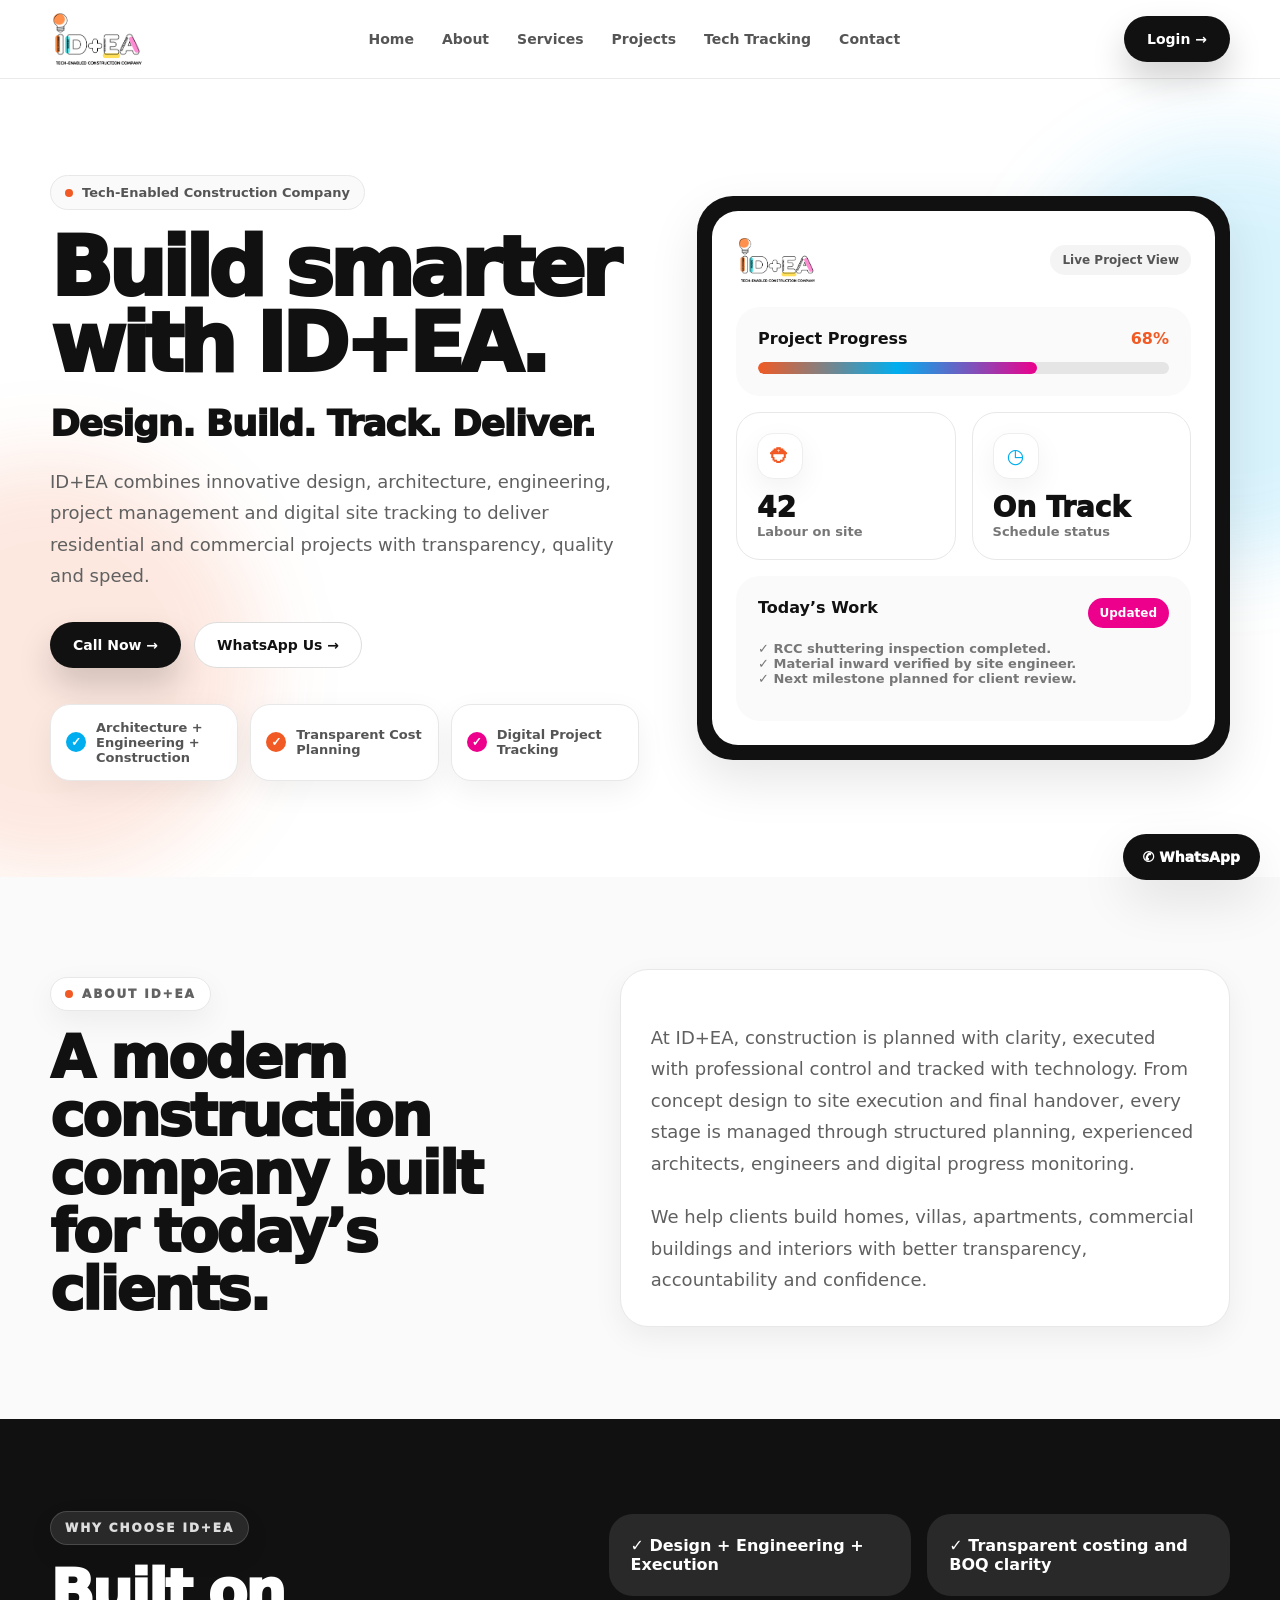
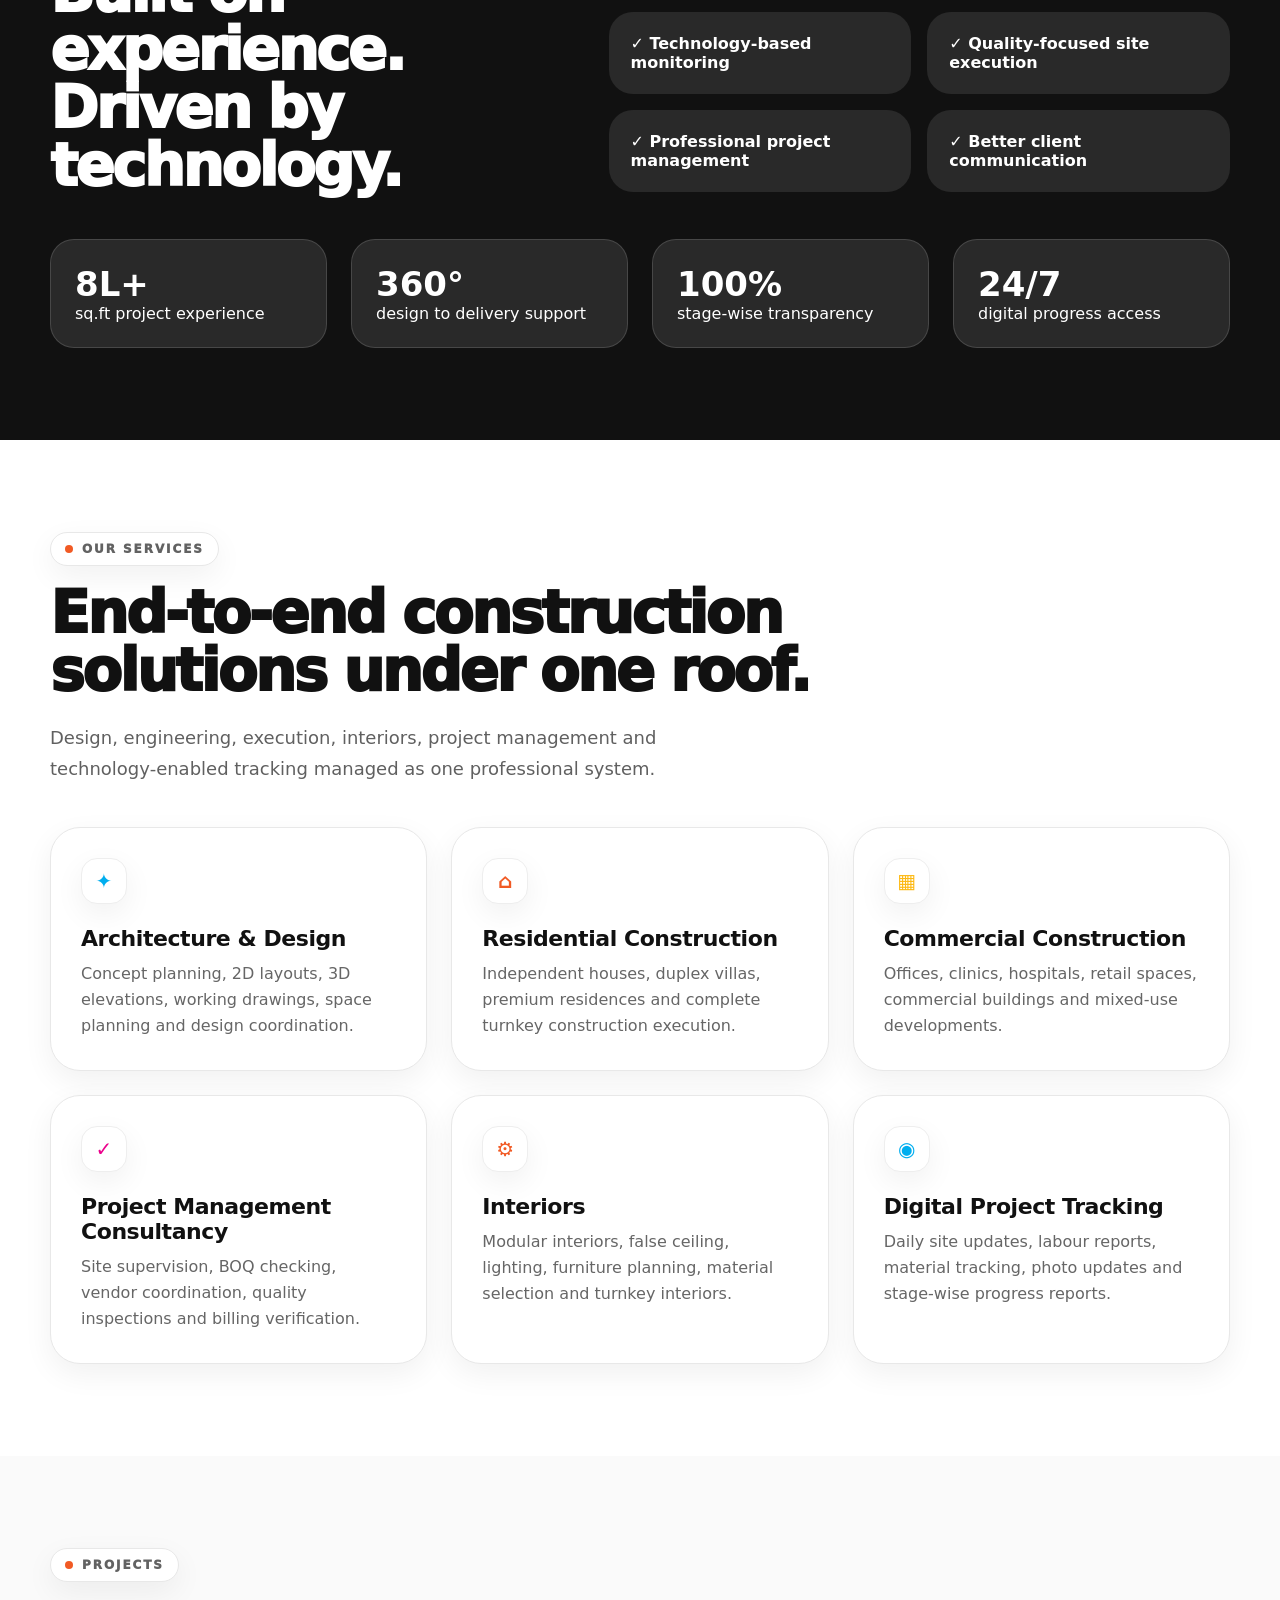
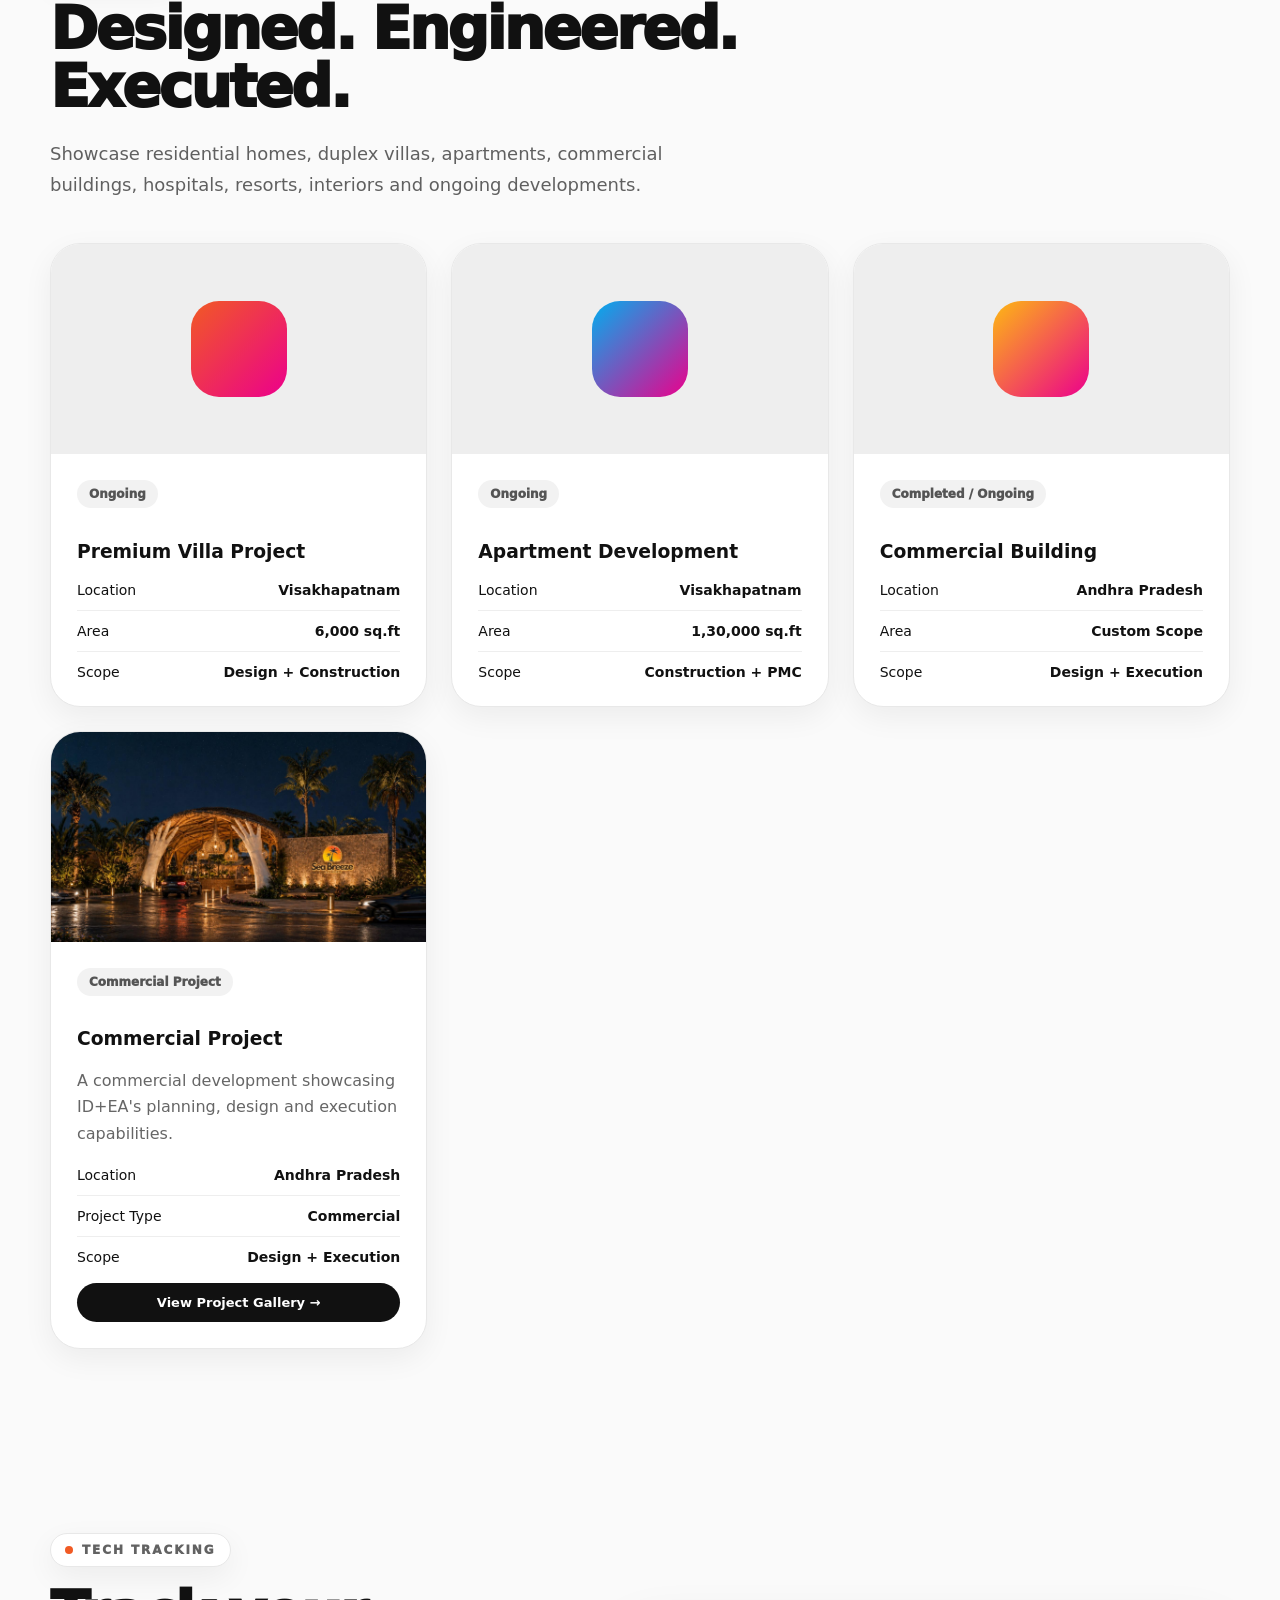
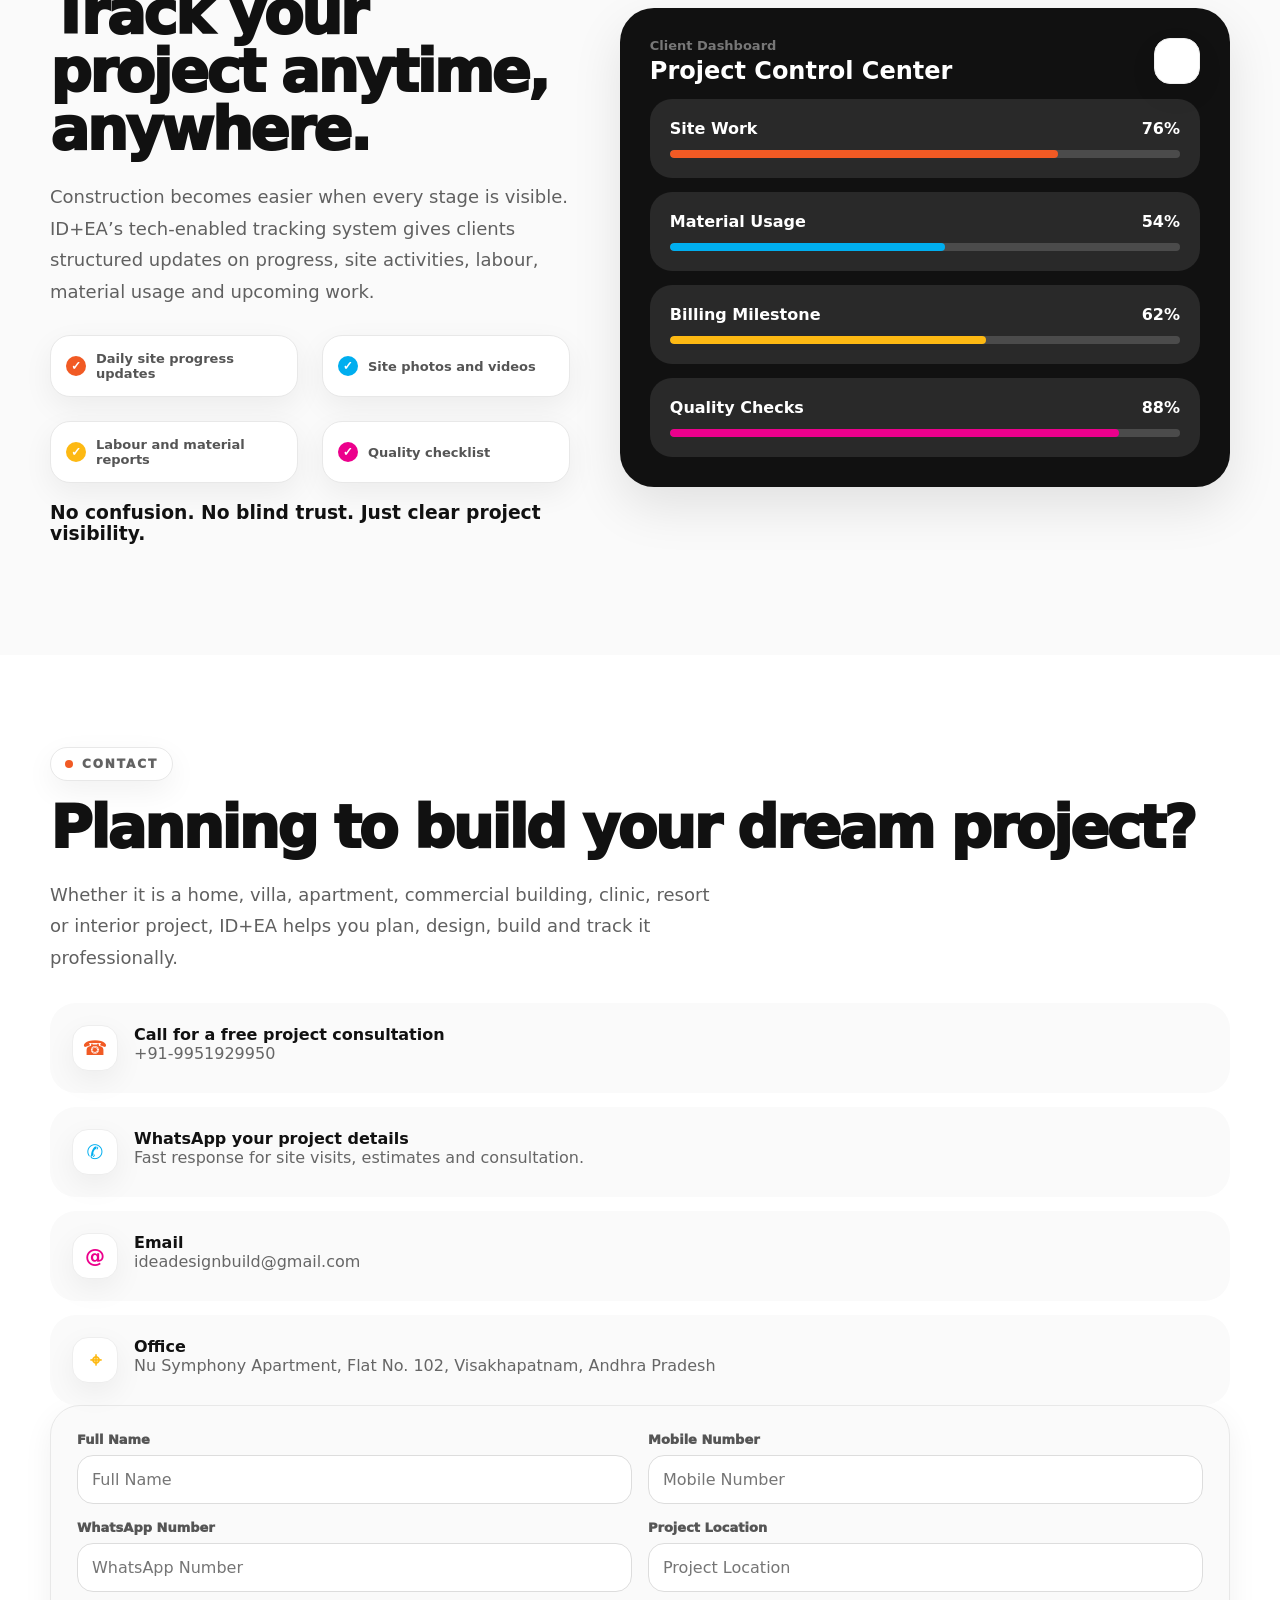
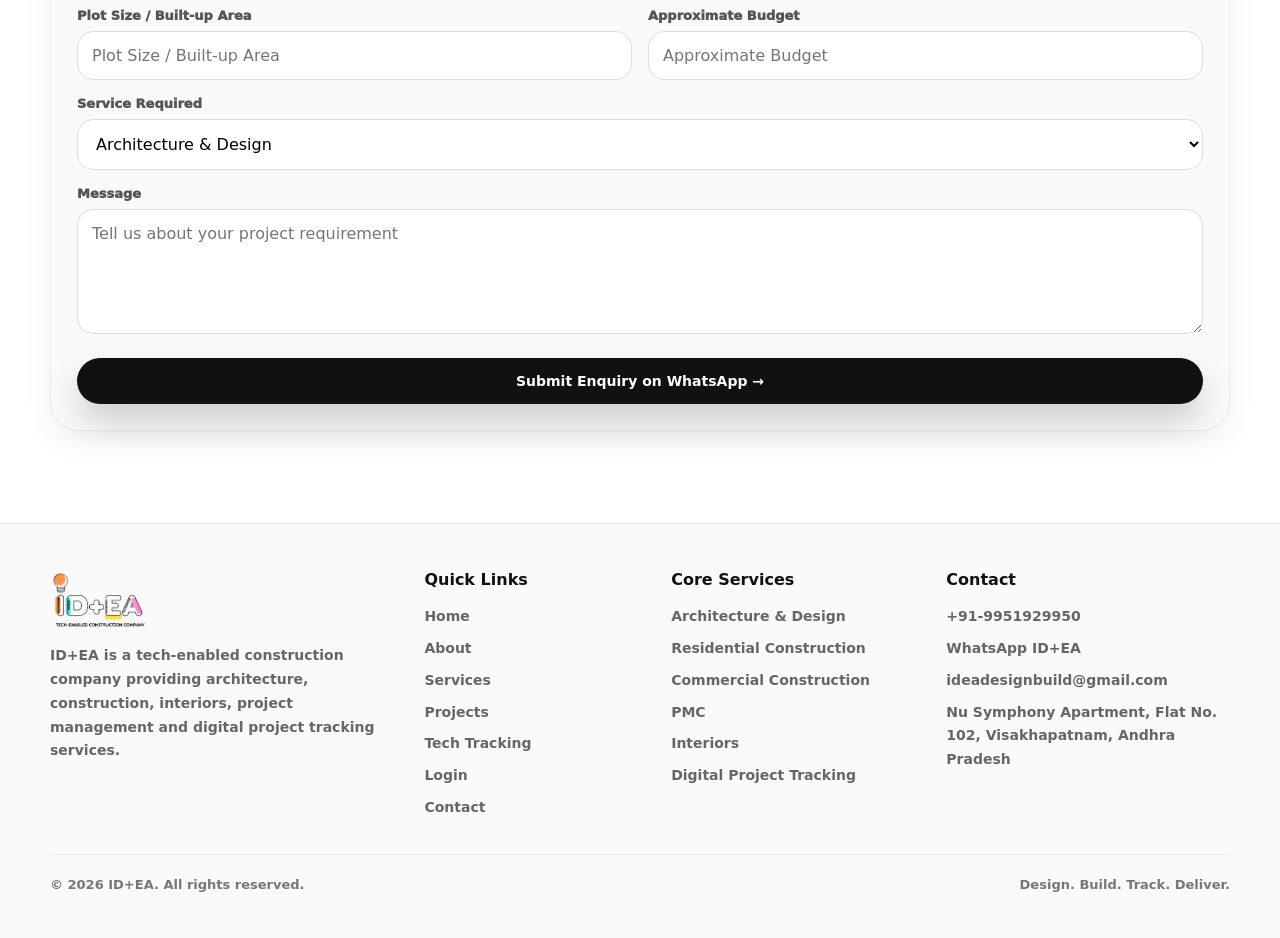
<file: index.html>
<!DOCTYPE html>

<html lang="en">
<head>
<meta charset="utf-8"/>
<meta content="width=device-width, initial-scale=1" name="viewport"/>
<title>ID+EA | Tech-Enabled Construction Company</title>
<meta content="ID+EA is a tech-enabled construction company in Visakhapatnam, Andhra Pradesh, delivering architecture, interiors, PMC, and digital project tracking. Design. Build. Track. Deliver." name="description"/>
<meta content="ID+EA | Tech-Enabled Construction Company" property="og:title">
<meta content="Design. Build. Track. Deliver. Architecture, construction, interiors, PMC and digital project tracking." property="og:description"/>
<meta content="website" property="og:type"/>
<meta content="assets/idea-logo.png" property="og:image"/>
<meta content="#111111" name="theme-color"/>
<link href="assets/idea-logo.png" rel="icon"/>
<link href="style.css" rel="stylesheet"/>
</meta></head>
<body>
<header>
<div class="container nav">
<a aria-label="ID+EA Home" href="#home"><img alt="ID+EA Tech-Enabled Construction Company" class="logo" src="assets/idea-logo.png"/></a>
<nav aria-label="Main navigation" class="navlinks">
<a href="#home">Home</a>
<a href="#about">About</a>
<a href="#services">Services</a>
<a href="#projects">Projects</a>
<a href="#tracking">Tech Tracking</a>
<a href="#contact">Contact</a>
</nav>
<a class="btn darkbtn" href="login.html">Login →</a>
</div>
</header>
<!--	Main	-->
<main>
<section class="hero" id="home">
<div class="container hero-grid">
<div>
<div class="eyebrow"><span class="dot"></span>Tech-Enabled Construction Company</div>
<h1>Build smarter with ID+EA.</h1>
<div class="tagline">Design. Build. Track. Deliver.</div>
<p class="lead">ID+EA combines innovative design, architecture, engineering, project management and digital site tracking to deliver residential and commercial projects with transparency, quality and speed.</p>
<div class="actions">
<a class="btn darkbtn" href="tel:+919951929950">Call Now →</a>
<a class="btn lightbtn" href="https://wa.me/919951929950?text=Hello%20ID%2BEA%2C%20I%20would%20like%20to%20discuss%20my%20construction%20project." rel="noreferrer" target="_blank">WhatsApp Us →</a>
</div>
<div class="checks">
<div class="check"><span style="background:var(--cyan)">✓</span>Architecture + Engineering + Construction</div>
<div class="check"><span style="background:var(--orange)">✓</span>Transparent Cost Planning</div>
<div class="check"><span style="background:var(--pink)">✓</span>Digital Project Tracking</div>
</div>
</div>
<div class="dash">
<div class="dash-inner">
<div class="dash-top">
<img alt="ID+EA logo" class="dash-logo" src="assets/idea-logo.png"/>
<span class="pill">Live Project View</span>
</div>
<div class="progress-card">
<div class="between"><strong>Project Progress</strong><strong style="color:var(--orange)">68%</strong></div><div class="bar"><div class="bar-fill"></div></div>
</div>
<div class="mini-grid">
<div class="mini"><span class="iconbox" style="color:var(--orange)">⛑</span><div class="big">42</div><div class="small">Labour on site</div></div>
<div class="mini"><span class="iconbox" style="color:var(--cyan)">◷</span><div class="big">On Track</div><div class="small">Schedule status</div></div>
</div>
<div class="work-card">
<div class="between"><strong>Today’s Work</strong><span class="pill" style="background:var(--pink);color:#fff">Updated</span></div>
<p class="small">✓ RCC shuttering inspection completed.<br/>✓ Material inward verified by site engineer.<br/>✓ Next milestone planned for client review.</p>
</div>
</div>
</div>
</div>
</section>
<!-- About US -->
<section class="section" id="about">
<div class="container two">
<div><div class="label"><span class="dot"></span>About ID+EA</div>
<h2 class="section-title">A modern construction company built for today’s clients.</h2>
</div>
<div class="card">
<p class="lead">At ID+EA, construction is planned with clarity, executed with professional control and tracked with technology. From concept design to site execution and final handover, every stage is managed through structured planning, experienced architects, engineers and digital progress monitoring.</p>
<p class="lead">We help clients build homes, villas, apartments, commercial buildings and interiors with better transparency, accountability and confidence.</p>
</div>
</div>
</section>
<!-- Why Choose US -->
<section class="section dark">
<div class="container">
<div class="why-grid">
<div>
<div class="label" style="background:rgba(255,255,255,.1);border-color:rgba(255,255,255,.15);color:#ddd">Why Choose ID+EA</div>
<h2 class="section-title">Built on experience. Driven by technology.</h2>
</div>
<div class="why-list">
<div class="why-item">✓ Design + Engineering + Execution</div>
<div class="why-item">✓ Transparent costing and BOQ clarity</div>
<div class="why-item">✓ Technology-based monitoring</div>
<div class="why-item">✓ Quality-focused site execution</div>
<div class="why-item">✓ Professional project management</div>
<div class="why-item">✓ Better client communication</div>
</div>
</div>
<div class="grid stats">
<div class="stat"><strong>8L+</strong><br/><span>sq.ft project experience</span></div>
<div class="stat"><strong>360°</strong><br/><span>design to delivery support</span></div>
<div class="stat"><strong>100%</strong><br/><span>stage-wise transparency</span></div>
<div class="stat"><strong>24/7</strong><br/><span>digital progress access</span></div>
</div>
</div>
</section>
<!-- Services -->
<section class="section white" id="services">
<div class="container">
<div style="max-width:760px">
<div class="label"><span class="dot"></span>Our Services</div>
<h2 class="section-title">End-to-end construction solutions under one roof.</h2>
<p class="lead">Design, engineering, execution, interiors, project management and technology-enabled tracking managed as one professional system.</p>
</div>
<div class="grid service-grid">
<div class="service">
<span class="iconbox" style="color:var(--cyan)">✦</span>
<h3>Architecture &amp; Design</h3><p>Concept planning, 2D layouts, 3D elevations, working drawings, space planning and design coordination.</p>
</div>
<div class="service">
<span class="iconbox" style="color:var(--orange)">⌂</span>
<h3>Residential Construction</h3><p>Independent houses, duplex villas, premium residences and complete turnkey construction execution.</p>
</div>
<div class="service">
<span class="iconbox" style="color:var(--yellow)">▦</span>
<h3>Commercial Construction</h3>
<p>Offices, clinics, hospitals, retail spaces, commercial buildings and mixed-use developments.</p>
</div>
<div class="service">
<span class="iconbox" style="color:var(--pink)">✓</span>
<h3>Project Management Consultancy</h3><p>Site supervision, BOQ checking, vendor coordination, quality inspections and billing verification.</p>
</div>
<div class="service">
<span class="iconbox" style="color:var(--orange)">⚙</span>
<h3>Interiors</h3><p>Modular interiors, false ceiling, lighting, furniture planning, material selection and turnkey interiors.</p>
</div>
<div class="service">
<span class="iconbox" style="color:var(--cyan)">◉</span>
<h3>Digital Project Tracking</h3>
<p>Daily site updates, labour reports, material tracking, photo updates and stage-wise progress reports.</p>
</div>
</div>
</div>
</section>
<!-- Projects -->
<section class="section" id="projects">
<div class="container">
<div style="max-width:760px">
<div class="label"><span class="dot"></span>Projects</div>
<h2 class="section-title">Designed. Engineered. Executed.</h2>
<p class="lead">Showcase residential homes, duplex villas, apartments, commercial buildings, hospitals, resorts, interiors and ongoing developments.</p>
</div>
<div class="grid project-grid">
<div class="project">
<div class="project-img">
<div class="project-shape" style="background:linear-gradient(135deg,var(--orange),var(--pink))"></div>
</div>
<div class="project-body">
<span class="status">Ongoing</span>
<h3>Premium Villa Project</h3>
<div class="meta">
<div><span>Location</span><strong>Visakhapatnam</strong></div>
<div><span>Area</span><strong>6,000 sq.ft</strong></div>
<div><span>Scope</span><strong>Design + Construction</strong></div>
</div>
</div>
</div>
<div class="project">
<div class="project-img">
<div class="project-shape" style="background:linear-gradient(135deg,var(--cyan),var(--pink))"></div>
</div>
<div class="project-body">
<span class="status">Ongoing</span>
<h3>Apartment Development</h3>
<div class="meta">
<div><span>Location</span><strong>Visakhapatnam</strong></div>
<div><span>Area</span><strong>1,30,000 sq.ft</strong></div>
<div><span>Scope</span><strong>Construction + PMC</strong></div>
</div>
</div>
</div>
<div class="project">
<div class="project-img">
<div class="project-shape" style="background:linear-gradient(135deg,var(--yellow),var(--pink))"></div>
</div>
<div class="project-body">
<span class="status">Completed / Ongoing</span>
<h3>Commercial Building</h3>
<div class="meta">
<div><span>Location</span><strong>Andhra Pradesh</strong></div>
<div><span>Area</span><strong>Custom Scope</strong></div>
<div><span>Scope</span><strong>Design + Execution</strong></div>
</div>
</div>
</div>
<div class="project">
<div class="project-photo-wrap">
<img alt="Commercial Project - ID+EA" loading="lazy" src="assets/Commercial hotel.jpeg"/>
</div>
<div class="project-body">
<span class="status">Commercial Project</span>
<h3>Commercial Project</h3>
<p class="muted" style="margin:0;line-height:1.65">A commercial development showcasing ID+EA's planning, design and execution capabilities.</p>
<div class="meta">
<div><span>Location</span><strong>Andhra Pradesh</strong></div>
<div><span>Project Type</span><strong>Commercial</strong></div>
<div><span>Scope</span><strong>Design + Execution</strong></div>
</div>
<button class="gallery-btn" onclick="openCommercialGallery()" type="button">View Project Gallery →</button>
</div>
</div>
</div>
</div>
<!-- Commercial Project Gallery -->
<div aria-hidden="true" aria-labelledby="commercial-gallery-title" aria-modal="true" class="project-gallery-modal" id="commercial-gallery" role="dialog">
<div class="gallery-modal-inner">
<div class="gallery-modal-head">
<div>
<h3 id="commercial-gallery-title">Commercial Project</h3>
<p class="gallery-note">Project gallery — 9 site/project images</p>
</div>
<button aria-label="Close gallery" class="gallery-close" onclick="closeCommercialGallery()" type="button">×</button>
</div>
<div class="gallery-grid">
<img alt="Commercial Project image 1" loading="lazy" src="assets/Commercial hotel.jpeg"/>
<img alt="Commercial Project image 2" loading="lazy" src="assets/Commercial hotel1.jpeg"/>
<img alt="Commercial Project image 3" loading="lazy" src="assets/Commercial hotel2.jpeg"/>
<img alt="Commercial Project image 4" loading="lazy" src="assets/Commercial hotel3.jpeg"/>
<img alt="Commercial Project image 5" loading="lazy" src="assets/Commercial hotel4.jpeg"/>
<img alt="Commercial Project image 6" loading="lazy" src="assets/Commercial hotel5.jpeg"/>
<img alt="Commercial Project image 7" loading="lazy" src="assets/Commercial hotel6.jpeg"/>
<img alt="Commercial Project image 8" loading="lazy" src="assets/Commercial hotel7.jpeg"/>
<img alt="Commercial Project image 9" loading="lazy" src="assets/Commercial hotel8.jpeg"/>
</div>
</div>
</div>
</section>
<!-- Tracking -->
<section class="section" id="tracking">
<div class="container two">
<div>
<div class="label"><span class="dot"></span>Tech Tracking</div>
<h2 class="section-title">Track your project anytime, anywhere.</h2>
<p class="lead">Construction becomes easier when every stage is visible. ID+EA’s tech-enabled tracking system gives clients structured updates on progress, site activities, labour, material usage and upcoming work.</p>
<div class="grid feature-grid">
<div class="check"><span style="background:var(--orange)">✓</span>Daily site progress updates</div>
<div class="check"><span style="background:var(--cyan)">✓</span>Site photos and videos</div>
<div class="check"><span style="background:var(--yellow)">✓</span>Labour and material reports</div>
<div class="check"><span style="background:var(--pink)">✓</span>Quality checklist</div>
</div>
<h3>No confusion. No blind trust. Just clear project visibility.</h3>
</div>
<div class="dashboard">
<div class="between">
<div>
<div class="small">Client Dashboard</div>
<h2 style="margin:4px 0 0">Project Control Center</h2>
</div>
<span aria-hidden="true" class="iconbox">↗️</span>
</div>
<div class="dash-row">
<div class="between"><strong>Site Work</strong><strong>76%</strong></div>
<div class="thinbar">
<div style="width:76%;background:var(--orange)"></div>
</div>
</div>
<div class="dash-row">
<div class="between"><strong>Material Usage</strong><strong>54%</strong></div>
<div class="thinbar">
<div style="width:54%;background:var(--cyan)"></div>
</div>
</div>
<div class="dash-row">
<div class="between"><strong>Billing Milestone</strong><strong>62%</strong></div>
<div class="thinbar">
<div style="width:62%;background:var(--yellow)"></div>
</div>
</div>
<div class="dash-row">
<div class="between"><strong>Quality Checks</strong><strong>88%</strong></div>
<div class="thinbar">
<div style="width:88%;background:var(--pink)"></div>
</div>
</div>
</div>
</div>
</section>
<!-- Contact page -->
<section class="section white" id="contact">
<div class="container contact-grid">
<div>
<div class="label"><span class="dot"></span>Contact</div>
<h2 class="section-title">Planning to build your dream project?</h2>
<p class="lead">Whether it is a home, villa, apartment, commercial building, clinic, resort or interior project, ID+EA helps you plan, design, build and track it professionally.</p>
<div class="contact-cards">
<a class="contact-card" href="tel:+919951929950"><span class="iconbox" style="color:var(--orange)">☎</span>
<div><strong>Call for a free project consultation</strong><br/><span class="muted">+91-9951929950</span></div>
</a>
<a class="contact-card" href="https://wa.me/919951929950?text=Hello%20ID%2BEA%2C%20I%20would%20like%20to%20discuss%20my%20construction%20project." rel="noreferrer" target="_blank">
<span class="iconbox" style="color:var(--cyan)">✆</span>
<div>
<strong>WhatsApp your project details</strong><br/>
<span class="muted">Fast response for site visits, estimates and consultation.</span>
</div>
</a>
<a class="contact-card" href="mailto:ideadesignbuild@gmail.com"><span class="iconbox" style="color:var(--pink)">@</span>
<div><strong>Email</strong><br/><span class="muted">ideadesignbuild@gmail.com</span></div>
</a>
<div class="contact-card"><span class="iconbox" style="color:var(--yellow)">⌖</span>
<div><strong>Office</strong><br/><span class="muted">Nu Symphony Apartment, Flat No. 102, Visakhapatnam, Andhra Pradesh</span></div>
</div>
</div>
</div>
<form class="form">
<div class="form-grid">
<label><span>Full Name</span><input placeholder="Full Name"/></label>
<label><span>Mobile Number</span><input placeholder="Mobile Number"/></label>
<label><span>WhatsApp Number</span><input placeholder="WhatsApp Number"/></label>
<label><span>Project Location</span><input placeholder="Project Location"/></label>
<label><span>Plot Size / Built-up Area</span><input placeholder="Plot Size / Built-up Area"/></label>
<label><span>Approximate Budget</span><input placeholder="Approximate Budget"/></label>
<label class="full">
<span>Service Required</span>
<select>
<option>Architecture &amp; Design</option>
<option>Residential Construction</option>
<option>Commercial Construction</option>
<option>PMC</option>
<option>Interiors</option>
<option>Tech Tracking</option>
</select>
</label>
<label class="full"><span>Message</span><textarea placeholder="Tell us about your project requirement" rows="5"></textarea></label>
</div>
<a class="btn darkbtn" href="https://wa.me/919951929950?text=Hello%20ID%2BEA%2C%20I%20would%20like%20to%20discuss%20my%20construction%20project." rel="noreferrer" style="margin-top:20px;width:100%" target="_blank">Submit Enquiry on WhatsApp →</a>
</form>
</div>
</section>
</main>
<!-- Flooter  -->
<footer>
<div class="container footer-grid">
<div><img alt="ID+EA logo" class="footer-logo" src="assets/idea-logo.png">
<p>ID+EA is a tech-enabled construction company providing architecture, construction, interiors, project management and digital project tracking services.</p>
</img></div>
<div><h4>Quick Links</h4>
<div class="footer-links">
<a href="#home">Home</a>
<a href="#about">About</a>
<a href="#services">Services</a>
<a href="#projects">Projects</a>
<a href="#tracking">Tech Tracking</a>
<a href="login.html">Login</a>
<a href="#contact">Contact</a>
</div>
</div>
<div><h4>Core Services</h4>
<div class="footer-links">
<span>Architecture &amp; Design</span>
<span>Residential Construction</span>
<span>Commercial Construction</span>
<span>PMC</span><span>Interiors</span>
<span>Digital Project Tracking</span>
</div>
</div>
<div><h4>Contact</h4>
<div class="footer-links">
<a href="tel:+919951929950">+91-9951929950</a>
<a href="https://wa.me/919951929950?text=Hello%20ID%2BEA%2C%20I%20would%20like%20to%20discuss%20my%20construction%20project." rel="noreferrer" target="_blank">WhatsApp ID+EA</a>
<a href="mailto:ideadesignbuild@gmail.com">ideadesignbuild@gmail.com</a>
<span>Nu Symphony Apartment, Flat No. 102, Visakhapatnam, Andhra Pradesh</span>
</div>
</div>
</div>
<div class="container copyright"><span>©️ 2026 ID+EA. All rights reserved.</span><span>Design. Build. Track. Deliver.</span></div>
</footer>
<!-- Flooter WhatsApp  -->
<a aria-label="Chat with ID+EA on WhatsApp" class="floating" href="https://wa.me/919951929950?text=Hello%20ID%2BEA%2C%20I%20would%20like%20to%20discuss%20my%20construction%20project." rel="noreferrer" target="_blank">✆ WhatsApp</a>

<script src="script.js"></script></body>
</html>
</file>
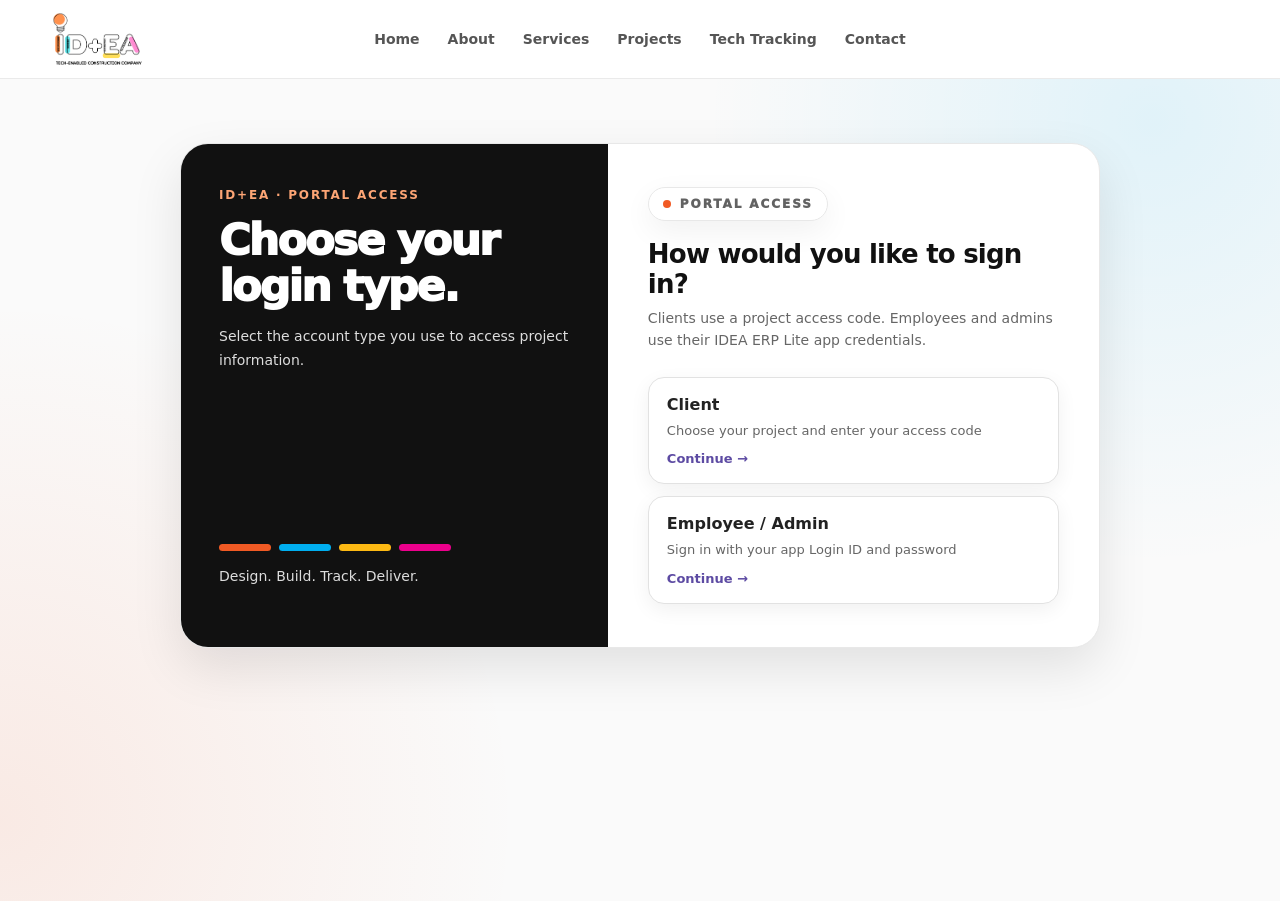
<file: admin-dashboard.html>
<!DOCTYPE html>
<html lang="en">
<head>
  <meta charset="utf-8" />
  <meta name="viewport" content="width=device-width, initial-scale=1" />
  <meta name="theme-color" content="#111111" />
  <meta name="description" content="ID+EA ERP Lite administration dashboard." />
  <title>Admin Dashboard | ID+EA</title>
  <link rel="icon" href="assets/idea-logo.png" />
  <link rel="stylesheet" href="style.css" />
  <link rel="stylesheet" href="admin-dashboard.css" />
</head>
<body class="admin-body">
  <header class="admin-global-header">
    <div class="container nav admin-nav-shell">
      <button class="admin-menu-toggle" id="adminMenuToggle" type="button" aria-label="Open navigation" aria-expanded="false">☰</button>
      <div class="admin-logo-link"><img src="assets/idea-logo.png" alt="ID+EA" class="admin-header-logo" /></div>
      <button class="btn darkbtn admin-header-logout" id="adminLogout" type="button">Log out →</button>
    </div>
  </header>

  <aside class="admin-sidebar" id="adminSidebar" aria-label="Admin dashboard navigation">
    <div class="admin-sidebar-heading">ADMIN WORKSPACE</div>
    <label class="admin-sidebar-project"><span>Current Project</span><select id="summaryProjectSelect"><option value="">Loading projects…</option></select></label>
    <nav class="admin-nav" aria-label="Admin pages">
      <button class="active" data-page="overview" type="button"><span>⌂</span>Dashboard</button>
      <button data-page="projects" type="button"><span>▦</span>Projects</button>
      <button data-page="tasks" type="button"><span>☷</span>Task Schedules</button>
      <div class="admin-nav-caption">LIBRARIES</div>
      <button data-page="party-library" type="button"><span>♧</span>Party Library</button>
      <button data-page="material-library" type="button"><span>▧</span>Material Library</button>
      <button data-page="workforce-library" type="button"><span>♙</span>Workforce Library</button>
      <div class="admin-nav-caption">ADMIN MANAGEMENT</div>
      <button data-page="users" type="button"><span>⚙</span>User management</button>
    </nav>
    <div class="admin-sidebar-user"><span class="admin-user-avatar">♙</span><span id="adminSidebarUser">Admin</span></div>
  </aside>
  <button class="admin-sidebar-scrim" id="adminSidebarScrim" type="button" aria-label="Close navigation"></button>

  <div class="admin-main-shell">
    <main class="admin-main">
      <div class="admin-alert" id="adminAlert" role="status" aria-live="polite"></div>

      <section class="admin-page active" data-view="overview">
        <div id="projectSummaryContent" class="admin-summary-content"><div class="admin-empty">Select a project to view its data.</div></div>
      </section>

      <section class="admin-page" data-view="projects">
        <div class="admin-page-intro"><div><h2>Projects</h2><p>Create and maintain project details and client access.</p></div><button class="admin-primary" data-add="project" type="button">＋ Add Project</button></div>
        <div class="admin-card"><div class="admin-toolbar"><input id="projectSearch" type="search" placeholder="Search projects…" /><select id="projectStatusFilter"><option value="">All statuses</option><option>Active</option><option>Inactive</option><option>Completed</option><option>On Hold</option></select></div><div class="admin-table-wrap"><table><thead><tr><th>Project</th><th>Client</th><th>Location</th><th>Status</th><th>PMC / GST</th><th>Actions</th></tr></thead><tbody id="projectsRows"></tbody></table></div></div>
      </section>

      <section class="admin-page" data-view="tasks">
        <div class="admin-page-intro"><div><h2>Task Schedules</h2><p>Add project tasks with independent start and end dates. Supervisors update progress in the app.</p></div></div>
        <form class="admin-card admin-task-form" id="taskScheduleForm">
          <h3>Add Work Schedule</h3>
          <div class="admin-task-form-grid"><label>Task name<input id="taskTitle" required maxlength="160" placeholder="e.g. Ground floor slab casting" /></label><label>Description<textarea id="taskDescription" rows="2" maxlength="1000" placeholder="Optional task details"></textarea></label><label>Start date<input id="taskStartDate" type="date" required /></label><label>End date<input id="taskEndDate" type="date" required /></label></div>
          <div class="admin-task-form-actions"><span id="taskFormStatus" role="status"></span><button class="admin-primary" id="saveTaskSchedule" type="submit">＋ Add Task</button></div>
        </form>
        <div class="admin-card"><div class="admin-card-head"><h3 id="taskListProject">Project Tasks</h3></div><div class="admin-table-wrap"><table><thead><tr><th>Task</th><th>Start date</th><th>End date</th><th>Status / Progress</th><th>Comments</th><th>Actions</th></tr></thead><tbody id="taskSchedulesRows"><tr><td class="empty" colspan="6">Select a project to view its tasks.</td></tr></tbody></table></div></div>
      </section>

      <section class="admin-page" data-view="library">
        <div class="admin-page-intro"><div><h2 id="libraryPageTitle">Libraries</h2><p id="libraryPageDescription">Manage parties, materials, and workforce types.</p></div></div>
        <div class="admin-library-grid" id="adminLibraryGrid" data-library-view="all">
          <article class="admin-card admin-library-card" id="partyLibraryCard" data-library="party"><div class="admin-card-head"><h3>Party Library</h3><button class="admin-primary" data-add="party" type="button">＋ Add</button></div><div class="admin-toolbar"><input id="partySearch" type="search" placeholder="Search parties…" /><select id="partyStatusFilter"><option value="">All statuses</option><option>Active</option><option>Inactive</option></select></div><div class="admin-table-wrap"><table><thead><tr><th>Party</th><th>Type</th><th>Contact</th><th>Assigned Projects</th><th>Status</th><th>Actions</th></tr></thead><tbody id="partiesRows"></tbody></table></div></article>
          <article class="admin-card admin-library-card" id="materialLibraryCard" data-library="material"><div class="admin-card-head"><h3>Material Library</h3><button class="admin-primary" data-add="material" type="button">＋ Add</button></div><div class="admin-toolbar"><input id="materialSearch" type="search" placeholder="Search materials…" /><select id="materialStatusFilter"><option value="">All statuses</option><option>Active</option><option>Inactive</option></select></div><div class="admin-table-wrap"><table><thead><tr><th>Material</th><th>Unit</th><th>Status</th><th>Actions</th></tr></thead><tbody id="materialsRows"></tbody></table></div></article>
          <article class="admin-card admin-library-card" id="workforceLibraryCard" data-library="workforce"><div class="admin-card-head"><h3>Workforce Library</h3><button class="admin-primary" data-add="workforce" type="button">＋ Add</button></div><div class="admin-toolbar"><input id="workforceSearch" type="search" placeholder="Search workforce…" /><select id="workforceStatusFilter"><option value="">All statuses</option><option>Active</option><option>Inactive</option></select></div><div class="admin-table-wrap"><table><thead><tr><th>Workforce</th><th>Category</th><th>Unit</th><th>Default Rate</th><th>Status</th><th>Actions</th></tr></thead><tbody id="workforceRows"></tbody></table></div></article>
        </div>
      </section>

      <section class="admin-page" data-view="users">
        <div class="admin-page-intro"><div><h2>User Management</h2><p>Manage employee and admin accounts, reset passwords, and control access.</p></div><button class="admin-primary" data-add="user" type="button">＋ Add User</button></div>
        <div class="admin-card"><div class="admin-toolbar"><input id="userSearch" type="search" placeholder="Search users…" /><select id="userStatusFilter"><option value="">All statuses</option><option>Active</option><option>Inactive</option></select></div><div class="admin-table-wrap"><table><thead><tr><th>User</th><th>Login ID</th><th>Role</th><th>Status</th><th>Actions</th></tr></thead><tbody id="usersRows"></tbody></table></div></div>
      </section>
    </main>
  </div>

  <dialog class="admin-dialog" id="adminDialog"><form id="adminDialogForm"><div class="admin-dialog-head"><div><div class="admin-eyebrow" id="adminDialogKicker">MANAGEMENT</div><h2 id="adminDialogTitle">Edit record</h2></div><button class="admin-dialog-close" id="adminDialogClose" type="button" aria-label="Close">×</button></div><div class="admin-dialog-body" id="adminDialogBody"></div><div class="admin-dialog-error" id="adminDialogError" role="alert"></div><div class="admin-dialog-actions"><button class="admin-secondary" id="adminDialogCancel" type="button">Cancel</button><button class="admin-primary" id="adminDialogSave" type="submit">Save changes</button></div></form></dialog>
  <dialog class="admin-dialog" id="taskEditDialog"><form id="taskEditForm"><div class="admin-dialog-head"><div><div class="admin-eyebrow">TASK SCHEDULE</div><h2 id="taskEditTitle">Edit task</h2></div><button class="admin-dialog-close" id="taskEditClose" type="button" aria-label="Close">×</button></div><div class="admin-dialog-body"><label class="admin-field full"><span>Task status / progress</span><select id="taskEditProgress"><option value="0">Not started · 0%</option><option value="10">10%</option><option value="20">20%</option><option value="30">30%</option><option value="40">40%</option><option value="50">50%</option><option value="60">60%</option><option value="70">70%</option><option value="80">80%</option><option value="90">90%</option><option value="100">Completed · 100%</option></select></label><label class="admin-field full"><span>Comments</span><textarea id="taskEditComments" rows="7" maxlength="5000" placeholder="Task comments"></textarea></label></div><div class="admin-dialog-error" id="taskEditError" role="alert"></div><div class="admin-dialog-actions"><button class="admin-secondary" id="taskEditCancel" type="button">Cancel</button><button class="admin-primary" id="taskEditSave" type="submit">Save task</button></div></form></dialog>
  <dialog class="admin-secret-dialog" id="adminSecretDialog"><div class="admin-secret-content"><div class="admin-eyebrow">COPY NOW</div><h2 id="adminSecretTitle">One-time access details</h2><p id="adminSecretMessage"></p><code id="adminSecretValue"></code><div class="admin-secret-actions"><button class="admin-secondary" id="adminCopySecret" type="button">Copy</button><button class="admin-primary" id="adminCloseSecret" type="button">I saved it</button></div></div></dialog>
  <dialog class="admin-records-dialog" id="adminRecordsDialog" aria-labelledby="adminRecordsTitle"><div class="admin-records-head"><div class="admin-records-title-group"><h2 id="adminRecordsTitle">Records</h2><select id="adminRecordsMonthFilter" aria-label="Filter records by month" hidden></select></div><button type="button" class="admin-dialog-close" id="adminRecordsClose" aria-label="Close">×</button></div><div class="admin-records-body" id="adminRecordsBody"></div></dialog>
  <script src="site-config.js"></script>
  <script src="admin-dashboard.js"></script>
</body>
</html>
</file>
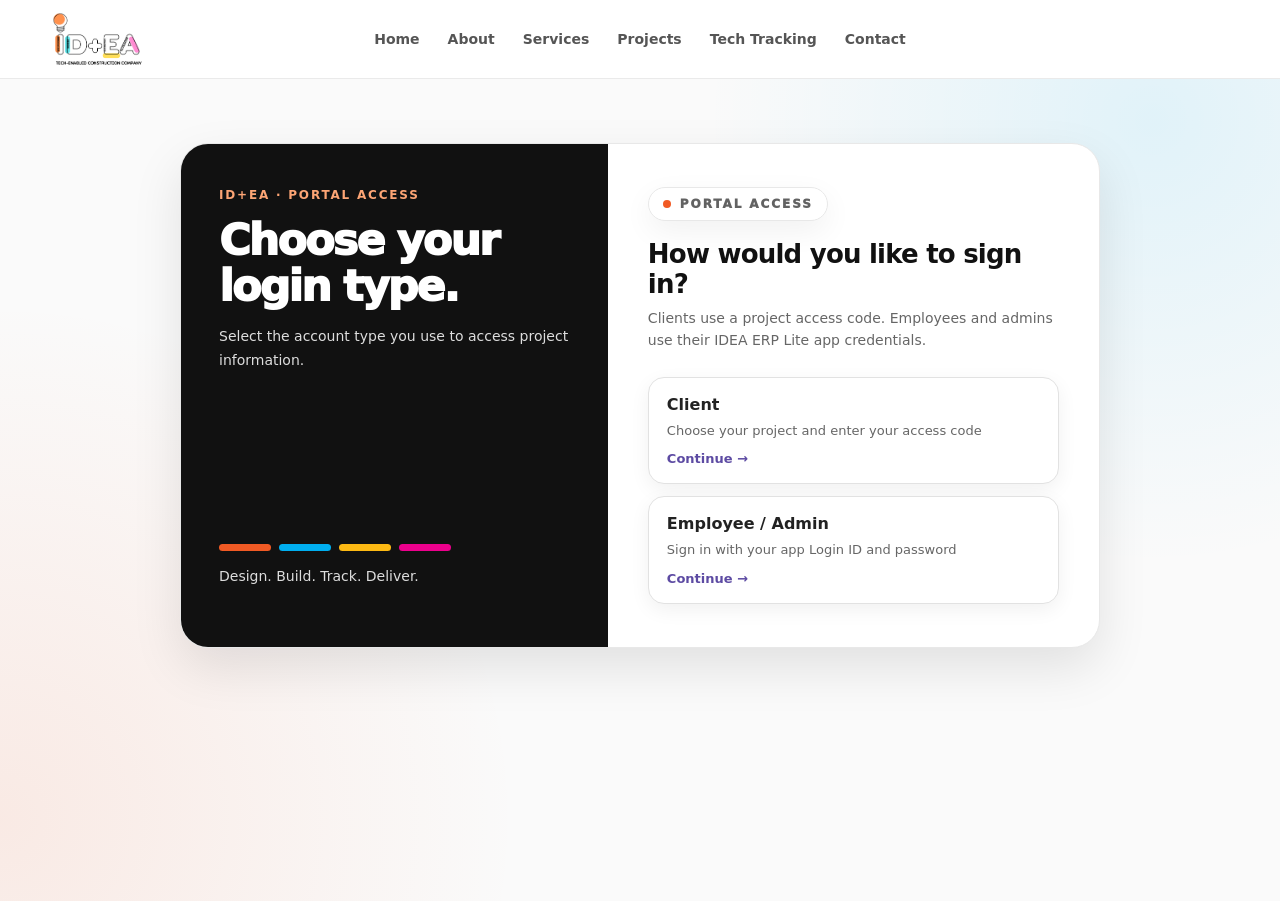
<file: client-access.html>
<!DOCTYPE html>
<html lang="en">
<head>
  <meta charset="utf-8" />
  <meta name="viewport" content="width=device-width, initial-scale=1" />
  <meta http-equiv="refresh" content="0;url=login.html" />
  <title>Continue to Login | ID+EA</title>
</head>
<body>
  <p>Continue to <a href="login.html">ID+EA Login</a>.</p>
  <script>window.location.replace('login.html');</script>
</body>
</html>
</file>
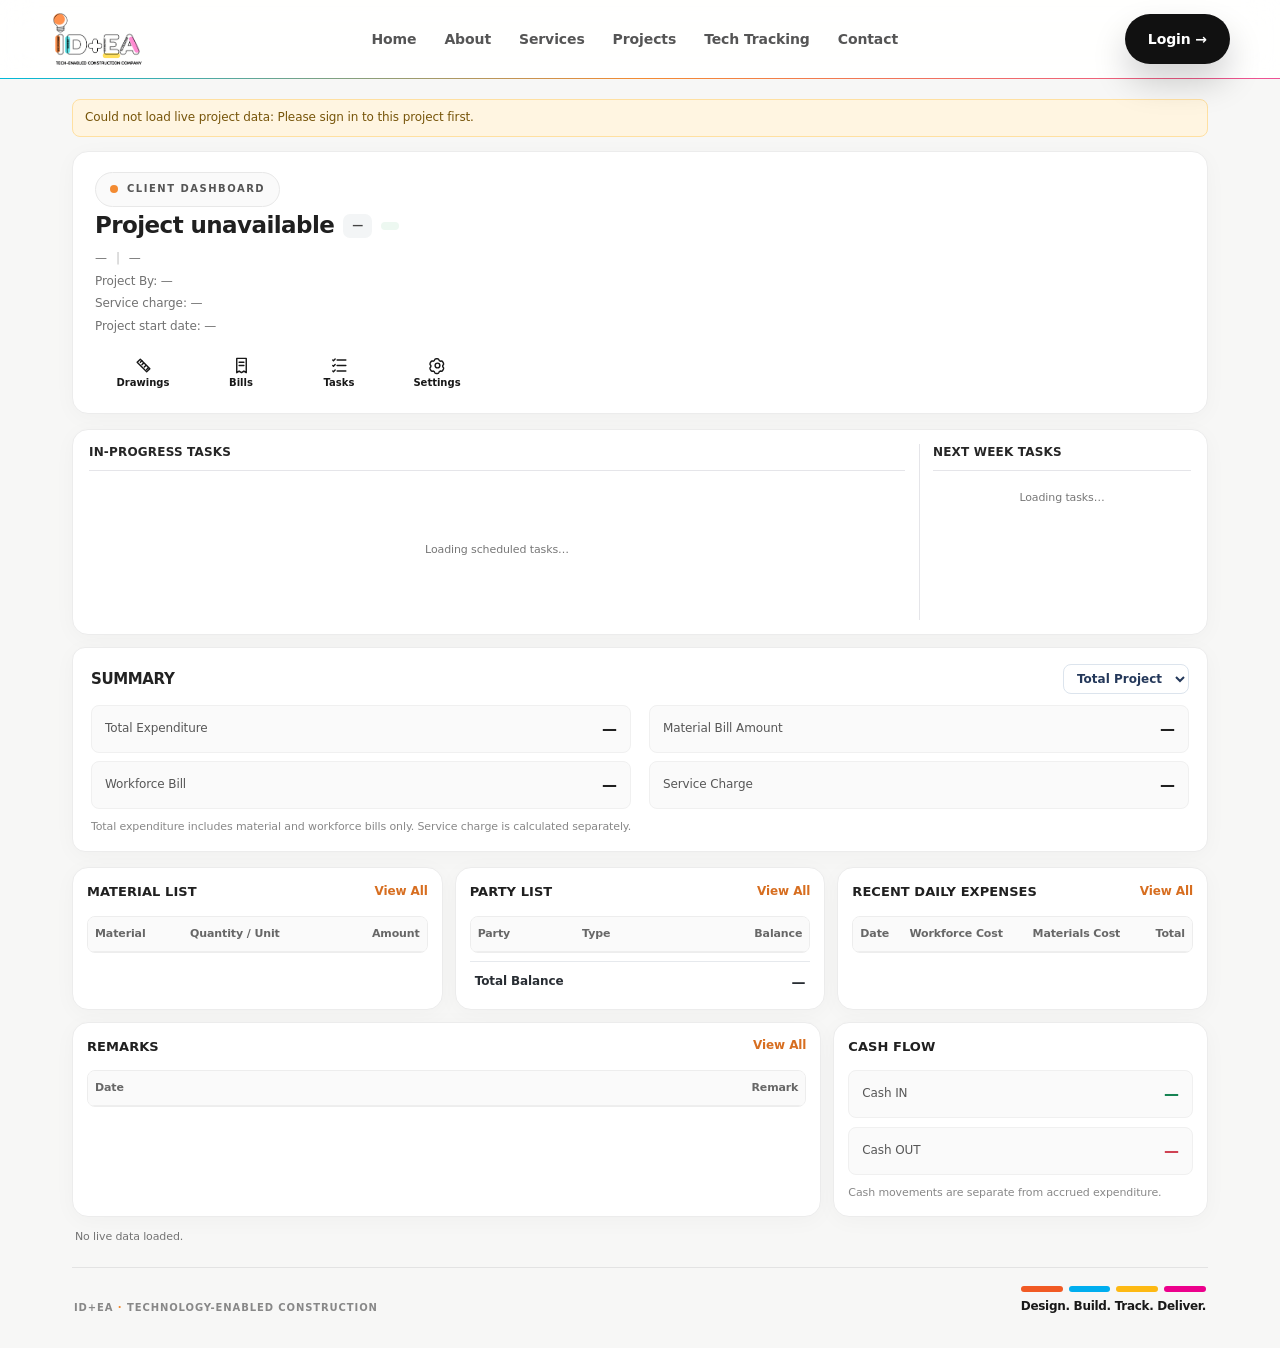
<file: client-dashboard.html>
<!DOCTYPE html>

<html lang="en"><head><meta charset="utf-8"/><meta content="width=device-width, initial-scale=1" name="viewport"/><title>Client Dashboard | ID+EA</title><meta content="#111111" name="theme-color"/><meta content="ID+EA private client project tracking dashboard" name="description"/>
<link href="style.css" rel="stylesheet"/><link href="client-dashboard.css" rel="stylesheet"/></head><body>
<header class="website-header"><div class="container nav"><a aria-label="ID+EA Home" href="index.html#home"><img alt="ID+EA Tech-Enabled Construction Company" class="logo" src="assets/idea-logo.png"/></a><nav aria-label="Main navigation" class="navlinks" id="websiteNav"><a href="index.html#home">Home</a><a href="index.html#about">About</a><a href="index.html#services">Services</a><a href="index.html#projects">Projects</a><a href="index.html#tracking">Tech Tracking</a><a href="index.html#contact">Contact</a></nav><a class="btn darkbtn website-call" href="login.html">Login →</a><button class="btn darkbtn client-logout-button" id="clientHeaderLogout" type="button" hidden>Log out →</button><button aria-controls="mobileWebsiteNav" aria-expanded="false" aria-label="Open navigation" class="mobile-menu" id="websiteMenu" type="button">☰</button></div><nav aria-label="Mobile main navigation" class="website-mobile-links" hidden="" id="mobileWebsiteNav"><a href="index.html#home">Home</a><a href="index.html#about">About</a><a href="index.html#services">Services</a><a href="index.html#projects">Projects</a><a href="index.html#tracking">Tech Tracking</a><a href="index.html#contact">Contact</a></nav></header>
<main class="wrap dashboard-redesign">
<div class="warning" id="dataWarning" role="status"></div>
<section class="card project-simple" id="project">
  <div class="project-ident">
    <div class="eyebrow"><span class="dot"></span>CLIENT DASHBOARD</div>
    <div class="project-title-line"><h1 id="projectName">Loading project...</h1><span class="project-type" id="projectType">—</span><span class="project-state" id="projectStatus"></span></div>
    <p class="project-subline"><span id="projectClient">—</span><span class="sep">|</span><span id="projectAddress">—</span></p>
    <p class="project-subline">Project By: <span id="projectPmcContractor">—</span></p>
    <p class="project-subline">Service charge: <span id="projectServiceCharge">—</span></p>
    <p class="project-subline">Project start date: <span id="projectStartDate">—</span></p>
    <nav class="project-drive-actions" aria-label="Project files">
      <button class="drive-link" type="button" id="openDriveDrawings" aria-label="View Drawings">
        <svg viewBox="0 0 24 24" aria-hidden="true"><path d="m4 8 4-4 12 12-4 4L4 8Z"/><path d="m8 8 2-2m0 5 2-2m1 5 2-2m1 5 2-2"/></svg>
        <span>Drawings</span>
      </button>
      <button class="drive-link" type="button" id="openDriveBills" aria-label="View Bills">
        <svg viewBox="0 0 24 24" aria-hidden="true"><path d="M6 3h12v18l-3-2-3 2-3-2-3 2V3Z"/><path d="M9 8h6m-6 4h6"/></svg>
        <span>Bills</span>
      </button>
      <button class="drive-link" type="button" id="openTaskSchedule" aria-label="View Task Schedule">
        <svg viewBox="0 0 24 24" aria-hidden="true"><path d="M9 5h11M9 12h11M9 19h11"/><path d="m3.5 5 .9.9L6.5 3.8M3.5 12l.9.9 2.1-2.1M3.5 19l.9.9 2.1-2.1"/></svg>
        <span>Tasks</span>
      </button>
      <div class="project-settings-control" id="projectSettingsControl">
        <button class="drive-link" type="button" id="projectSettingsToggle" aria-label="Settings" aria-haspopup="true" aria-expanded="false" aria-controls="projectSettingsMenu">
          <svg viewBox="0 0 24 24" aria-hidden="true"><path d="M12 3.5a2 2 0 0 1 1.9 1.4l.3.9a7.7 7.7 0 0 1 1.4.8l.9-.2a2 2 0 0 1 2.1 1l.9 1.6a2 2 0 0 1-.3 2.3l-.6.7v1.6l.6.7a2 2 0 0 1 .3 2.3l-.9 1.6a2 2 0 0 1-2.1 1l-.9-.2a7.7 7.7 0 0 1-1.4.8l-.3.9a2 2 0 0 1-1.9 1.4h-1.8a2 2 0 0 1-1.9-1.4l-.3-.9a7.7 7.7 0 0 1-1.4-.8l-.9.2a2 2 0 0 1-2.1-1l-.9-1.6a2 2 0 0 1 .3-2.3l.6-.7v-1.6l-.6-.7a2 2 0 0 1-.3-2.3l.9-1.6a2 2 0 0 1 2.1-1l.9.2a7.7 7.7 0 0 1 1.4-.8l.3-.9a2 2 0 0 1 1.9-1.4Z"/><circle cx="12" cy="12" r="3"/></svg>
          <span>Settings</span>
        </button>
        <div class="project-settings-menu" id="projectSettingsMenu" role="menu" hidden>
          <button type="button" id="openChangeAccessCode" role="menuitem">Change Access Code</button>
        </div>
      </div>
    </nav>
  </div>
  <div class="project-links-panel project-image-panel" id="projectImagePanel" hidden>
    <img id="projectImage" class="project-image" alt="Project image" />
  </div>
</section>
<section class="card section task-schedule-section" id="taskSchedules"><div class="client-task-columns"><div class="client-in-progress"><h2 class="client-task-column-title">IN-PROGRESS TASKS</h2><div class="client-task-carousel"><button type="button" id="taskCarouselPrev" class="task-carousel-arrow" aria-label="Show previous tasks" hidden>‹</button><div id="clientTaskSchedules" class="client-task-list"><p class="task-empty">Loading scheduled tasks…</p></div><button type="button" id="taskCarouselNext" class="task-carousel-arrow" aria-label="Show more tasks" hidden>›</button></div></div><div class="client-next-week"><h2 class="client-task-column-title">NEXT WEEK TASKS</h2><div id="clientNextWeekTasks" class="client-next-week-list"><p class="task-empty">Loading tasks…</p></div></div></div></section>
<section class="card section" id="monthly"><div class="sectionhead"><h2>SUMMARY</h2><select id="monthSelect" aria-label="Select Total Project or reporting month"><option value="all">Total Project</option></select></div>
 <div class="summary-rows"><div><span>Total Expenditure</span><strong id="monthlyTotal">—</strong></div><div><span>Material Bill Amount</span><strong id="materialTotal">—</strong></div><div><span>Workforce Bill</span><strong id="workforceTotal">—</strong></div><div><span id="serviceChargeLabel">Service Charge</span><strong id="serviceTotal">—</strong></div></div>
 <p class="summary-note" id="summaryBasis">Total expenditure includes material and workforce bills only. Service charge is calculated separately.</p>
</section>
<div class="listgrid compact-lists" id="lists">
<section class="card listcard" id="materials"><div class="sectionhead"><h2>MATERIAL LIST</h2><a href="#" data-view="materials">View All</a></div><div class="scroll"><table><thead><tr><th>Material</th><th>Quantity / Unit</th><th>Amount</th></tr></thead><tbody id="materialsBody"></tbody></table></div></section>
<section class="card listcard" id="parties"><div class="sectionhead"><h2>PARTY LIST</h2><a href="#" data-view="parties">View All</a></div><div class="scroll"><table><thead><tr><th>Party</th><th>Type</th><th>Balance</th></tr></thead><tbody id="partiesBody"></tbody></table></div><div class="party-total-balance"><span>Total Balance</span><strong id="partyTotalBalance">—</strong></div></section>
<section class="card listcard" id="reports"><div class="sectionhead"><h2>RECENT DAILY EXPENSES</h2><a href="#" data-view="reports">View All</a></div><div class="scroll"><table><thead><tr><th>Date</th><th>Workforce Cost</th><th>Materials Cost</th><th>Total</th></tr></thead><tbody id="reportsBody"></tbody></table></div></section>
</div>
<div class="bottomgrid"><section class="card listcard" id="remarks"><div class="sectionhead"><h2>REMARKS</h2><a href="#" data-view="remarks">View All</a></div><div class="scroll"><table><thead><tr><th>Date</th><th>Remark</th></tr></thead><tbody id="remarksBody"></tbody></table></div></section>
<section class="card section" id="cash"><div class="sectionhead"><h2>CASH FLOW</h2></div><div class="cash-simple"><div><span>Cash IN</span><strong class="good" id="cashIn">—</strong></div><div><span>Cash OUT</span><strong class="bad" id="cashOut">—</strong></div></div><p class="subtle-note">Cash movements are separate from accrued expenditure.</p></section></div>

<p class="disclaimer" id="disclaimer">Project records are loaded securely from your Google Sheets dashboard.</p>
<div class="portal-footer"><span>ID+EA <b>·</b> TECHNOLOGY-ENABLED CONSTRUCTION</span><div class="portal-footer-tagline" aria-label="Design. Build. Track. Deliver."><div class="project-tagline-bars" aria-hidden="true"><span></span><span></span><span></span><span></span></div><span class="project-tagline-text">Design. Build. Track. Deliver.</span></div></div></main>
<nav class="mobile-nav"><a href="#project">Project</a><a href="#taskSchedules">Tasks</a><a href="#monthly">Summary</a><a href="#materials">Materials</a><a href="#parties">Parties</a><a href="#cash">Cash Flow</a></nav>
<div aria-label="Record details" aria-modal="true" class="modal" id="modal" role="dialog"><div class="modal-panel"><div class="modal-top"><h2 id="modalTitle"></h2><select id="modalMonthFilter" aria-label="Filter records by month" hidden></select><button class="close" id="closeModal" type="button">Close ✕</button></div><div class="scroll" id="modalBody"></div></div></div>
<div id="changeAccessDialog" class="client-access-overlay" hidden role="dialog" aria-modal="true" aria-labelledby="changeAccessTitle">
  <div class="client-access-panel">
    <h2 id="changeAccessTitle">Change Project Access Code</h2>
    <p>Enter your current code, then choose a new code of at least 8 characters.</p>
    <form id="changeAccessForm">
      <label for="currentClientCode">Current access code</label><input id="currentClientCode" type="password" autocomplete="current-password" required/>
      <label for="newClientCode">New access code</label><input id="newClientCode" type="password" autocomplete="new-password" minlength="8" maxlength="128" required/>
      <label for="confirmClientCode">Confirm new access code</label><input id="confirmClientCode" type="password" autocomplete="new-password" minlength="8" maxlength="128" required/>
      <p id="changeAccessStatus" role="status" aria-live="polite"></p>
      <div class="client-access-actions"><button type="button" id="closeChangeAccessCode">Cancel</button><button type="submit" id="saveChangeAccessCode">Save New Code</button></div>
    </form>
  </div>
</div>
<style>
.client-security-actions{margin:20px 0;text-align:right}.client-security-actions button{background:#111;color:#fff;border:0;border-radius:9px;padding:12px 18px;cursor:pointer;font:inherit}
.client-access-overlay:not([hidden]){position:fixed;inset:0;z-index:10000;background:rgba(0,0,0,.65);display:flex;align-items:center;justify-content:center;padding:20px}
.client-access-panel{width:min(100%,440px);background:#fff;color:#222;border-radius:15px;padding:24px;box-shadow:0 12px 40px #0004;max-height:90vh;overflow:auto}
.client-access-panel h2{font-size:20px;margin:0 0 8px}.client-access-panel p{font-size:13px}.client-access-panel form{display:grid;gap:9px}.client-access-panel label{font-size:13px;font-weight:600}.client-access-panel input{width:100%;box-sizing:border-box;padding:12px;border:1px solid #bbb;border-radius:8px;font:inherit}
.client-access-actions{display:flex;justify-content:end;gap:10px;margin-top:8px}.client-access-actions button{padding:10px 14px;border-radius:8px;border:1px solid #ddd;cursor:pointer}.client-access-actions button[type=submit]{background:#111;color:white}.client-access-actions button:disabled{opacity:.5;cursor:wait}
#changeAccessStatus{min-height:20px;color:#9f2525}
</style>
<script src="script.js"></script><script src="site-config.js"></script><script src="client-dashboard.js"></script><script src="client-drive.js"></script></body></html>
</file>
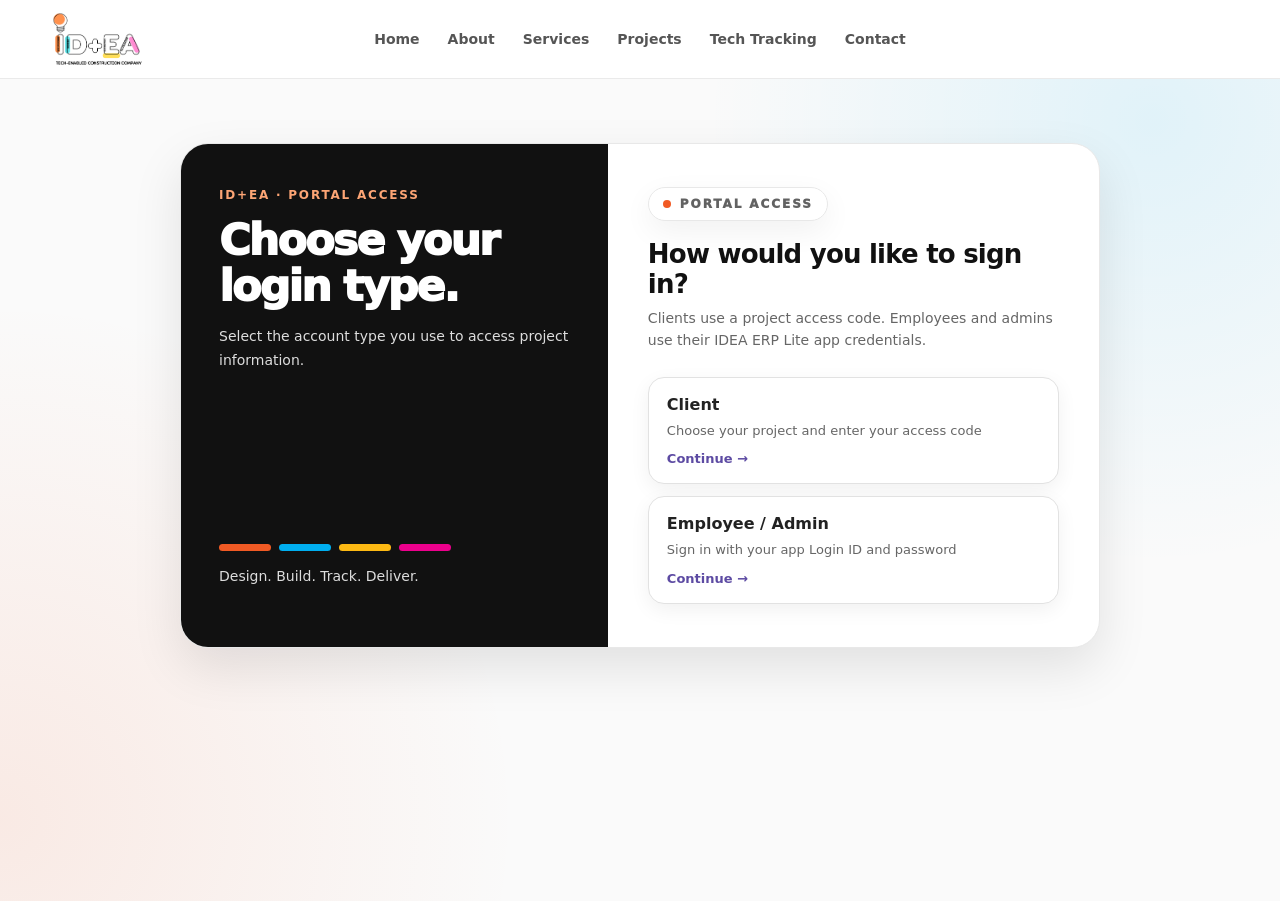
<file: daily-report.html>
<!DOCTYPE html>
<html lang="en">
<head>
  <meta charset="utf-8" />
  <meta name="viewport" content="width=device-width, initial-scale=1" />
  <meta name="theme-color" content="#111111" />
  <meta name="description" content="Daily site progress report for ID+EA." />
  <title>Daily Site Report | ID+EA</title>
  <link rel="icon" href="assets/idea-logo.png" />
  <link rel="stylesheet" href="style.css" />
  <link rel="stylesheet" href="reports.css" />
</head>
<body>
  <header>
    <div class="container nav">
      <a aria-label="ID+EA home" href="index.html#home"><img class="logo" src="assets/idea-logo.png" alt="ID+EA" /></a>
      <nav class="navlinks site-nav" aria-label="Main navigation">
        <a href="index.html#home">Home</a><a href="index.html#about">About</a><a href="index.html#services">Services</a>
        <a href="index.html#projects">Projects</a><a href="index.html#tracking">Tech Tracking</a><a href="index.html#contact">Contact</a>
      </nav>
      <a class="btn darkbtn call-link" href="login.html">Login →</a>
      <button class="mobile-menu mobile-toggle" id="mobileToggle" type="button" aria-label="Open menu" aria-expanded="false">☰</button>
    </div>
    <nav class="mini-links" id="mobileLinks" aria-label="Mobile navigation" hidden>
      <a href="index.html#home">Home</a><a href="index.html#about">About</a><a href="index.html#services">Services</a>
      <a href="index.html#projects">Projects</a><a href="index.html#tracking">Tech Tracking</a><a href="index.html#contact">Contact</a>
    </nav>
  </header>

  <main class="access-main">
    <section class="report-workspace" id="reportWorkspace" aria-label="Daily site report">
      <div class="report-workspace-head">
        <div><div class="label"><span class="dot"></span>DAILY SITE REPORT</div><h1>Daily site progress</h1></div>
        <div class="report-user"><span id="reportUserName"></span><button class="text-action" id="reportLogoutButton" type="button">Log out</button></div>
      </div>
      <div class="report-selection report-card">
        <label><span>Report date</span><input id="reportDate" type="date" required /></label>
        <label><span>Project</span><select id="reportProject" required><option value="">Select Project</option></select></label>
      </div>
      <div class="report-status" id="reportStatus" role="status">Select a project to load its report.</div>

      <section class="report-card report-section" aria-labelledby="workforceTitle">
        <div class="report-section-head"><h2 id="workforceTitle">WORKFORCE</h2><button class="text-action add-action" data-add="workforce" type="button">+ Add</button></div>
        <div class="record-list" id="workforceList"></div>
        <div class="report-total"><span>Total Operational Cost</span><strong id="workforceTotal">₹0</strong></div>
      </section>

      <section class="report-card report-section" aria-labelledby="materialsTitle">
        <div class="report-section-head"><h2 id="materialsTitle">MATERIALS</h2><button class="text-action add-action" data-add="material" type="button">+ Add</button></div>
        <div class="record-list" id="materialList"></div>
        <div class="report-total"><span>Total Material Cost</span><strong id="materialTotal">₹0</strong></div>
      </section>

      <section class="report-card report-section" aria-labelledby="cashFlowTitle">
        <div class="report-section-head"><h2 id="cashFlowTitle">CASH FLOW IN / OUT</h2><button class="text-action add-action" data-add="cashFlow" type="button">+ Add</button></div>
        <div class="record-list" id="cashFlowList"></div>
        <div class="report-total report-cash-totals"><span>Cash In <strong id="cashInTotal">₹0</strong></span><span>Cash Out <strong id="cashOutTotal">₹0</strong></span></div>
      </section>

      <section class="report-card report-section" aria-labelledby="remarksTitle">
        <div class="report-section-head"><h2 id="remarksTitle">REMARKS</h2></div>
        <label class="remarks-field"><span>Daily site remarks</span><textarea id="reportRemarks" rows="4" placeholder="Describe today’s progress..."></textarea></label>
      </section>

      <div class="report-error" id="reportFormError" role="alert" aria-live="polite"></div>
      <div class="report-save-bar"><span id="reportSaveHint">Choose a project and date to begin.</span><button class="submit" id="saveReportButton" type="button" disabled>Save Report</button></div>
    </section>
  </main>

  <dialog class="entry-dialog" id="entryDialog">
    <form id="entryForm" method="dialog">
      <div class="dialog-head"><h2 id="entryDialogTitle">Add entry</h2><button class="dialog-close" id="entryDialogClose" type="button" aria-label="Close">×</button></div>
      <div class="dialog-fields" id="entryFields"></div>
      <div class="dialog-actions"><button class="btn lightbtn" id="entryCancel" type="button">Cancel</button><button class="btn darkbtn" type="submit">Save entry</button></div>
    </form>
  </dialog>

  <script src="script.js"></script>
  <script src="site-config.js"></script>
  <script src="reports-login.js"></script>
</body>
</html>
</file>
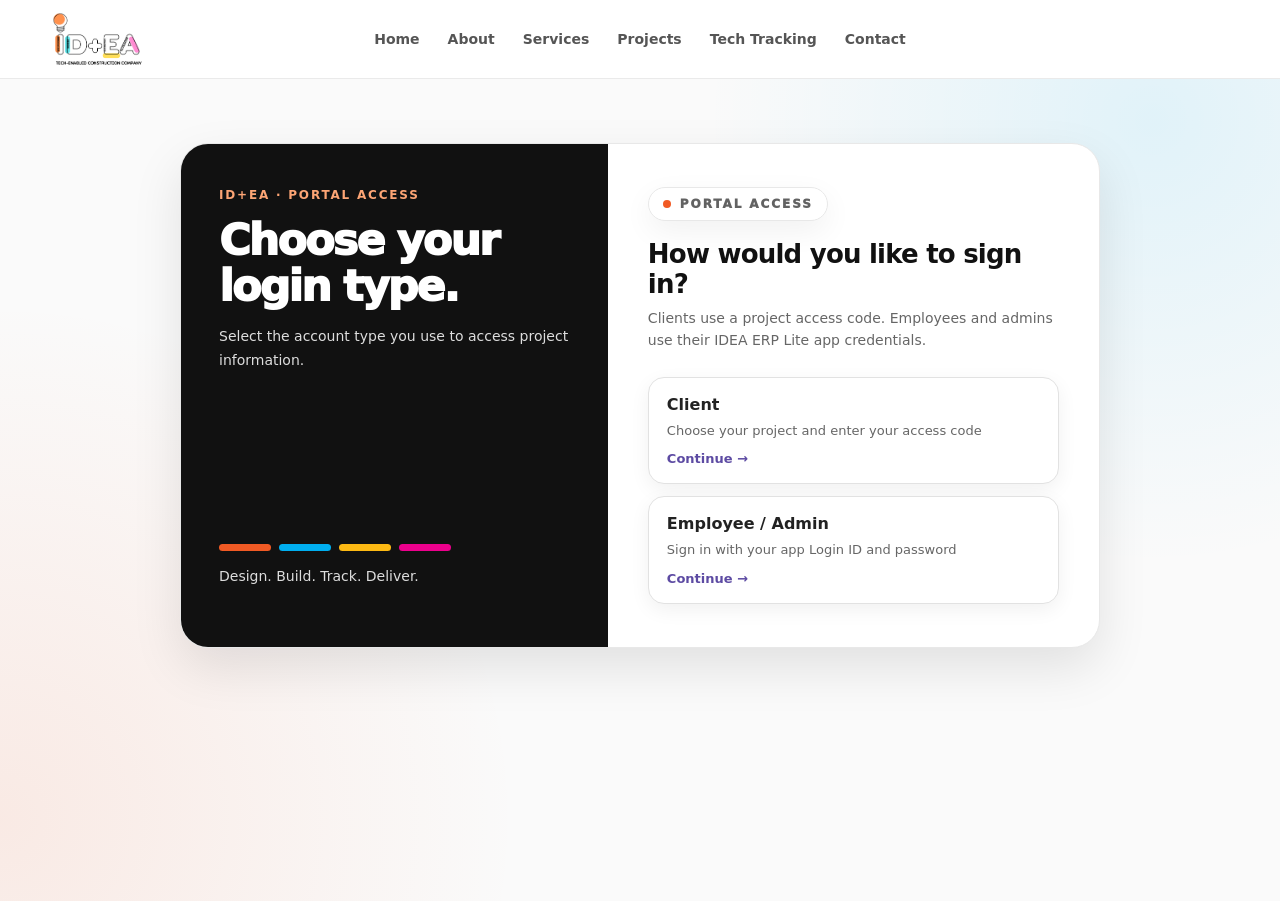
<file: login.html>
<!DOCTYPE html>
<html lang="en">
<head>
  <meta charset="utf-8" />
  <meta name="viewport" content="width=device-width, initial-scale=1" />
  <meta name="theme-color" content="#111111" />
  <meta name="description" content="Choose Client or Employee/Admin access for ID+EA." />
  <title>Login | ID+EA</title>
  <link rel="icon" href="assets/idea-logo.png" />
  <link rel="stylesheet" href="style.css" />
  <link rel="stylesheet" href="reports.css" />
</head>
<body class="login-page">
  <header>
    <div class="container nav">
      <a aria-label="ID+EA home" href="index.html#home"><img class="logo" src="assets/idea-logo.png" alt="ID+EA" /></a>
      <nav class="navlinks site-nav" aria-label="Main navigation">
        <a href="index.html#home">Home</a><a href="index.html#about">About</a><a href="index.html#services">Services</a>
        <a href="index.html#projects">Projects</a><a href="index.html#tracking">Tech Tracking</a><a href="index.html#contact">Contact</a>
      </nav>
      <button class="mobile-menu mobile-toggle" id="mobileToggle" type="button" aria-label="Open menu" aria-expanded="false">☰</button>
    </div>
    <nav class="mini-links" id="mobileLinks" aria-label="Mobile navigation" hidden>
      <a href="index.html#home">Home</a><a href="index.html#about">About</a><a href="index.html#services">Services</a>
      <a href="index.html#projects">Projects</a><a href="index.html#tracking">Tech Tracking</a><a href="index.html#contact">Contact</a>
    </nav>
  </header>
  <main class="access-main">
    <div class="access-layout reports-login-layout">
      <aside class="access-intro">
        <div>
          <div class="access-kicker">ID+EA · Portal Access</div>
          <h1>Choose your<br />login type.</h1>
          <p>Select the account type you use to access project information.</p>
        </div>
        <div>
          <div class="access-stripes" aria-hidden="true"><span style="background:var(--orange)"></span><span style="background:var(--cyan)"></span><span style="background:var(--yellow)"></span><span style="background:var(--pink)"></span></div>
          <p>Design. Build. Track. Deliver.</p>
        </div>
      </aside>
      <section class="access-form" aria-label="Portal login">
        <div class="label"><span class="dot"></span>PORTAL ACCESS</div>
        <div id="loginChooser">
          <h2 style="margin-top:18px">How would you like to sign in?</h2>
          <p>Clients use a project access code. Employees and admins use their IDEA ERP Lite app credentials.</p>
          <div class="login-destination-options">
            <button class="login-destination" type="button" data-show-login="client"><strong>Client</strong><span>Choose your project and enter your access code</span><b>Continue →</b></button>
            <button class="login-destination" type="button" data-show-login="employee"><strong>Employee / Admin</strong><span>Sign in with your app Login ID and password</span><b>Continue →</b></button>
          </div>
        </div>
        <div class="login-form-panel" id="clientLoginPanel" hidden>
          <button class="login-back" type="button" data-back-login>← Login options</button>
          <div class="label"><span class="dot"></span>CLIENT ACCESS</div>
          <h2 style="margin-top:18px">Open Project Dashboard</h2>
          <p>Select your project and enter your assigned access code.</p>
          <form id="accessForm">
            <label class="field"><span>Select Project</span><select id="projectSelect" required><option value="">Select your project</option></select></label>
            <label class="field"><span>Project Access Code</span><input id="accessCode" type="password" autocomplete="off" minlength="4" placeholder="Enter access code" required /></label>
            <div class="error" id="error" role="alert" aria-live="polite"></div>
            <button class="submit" id="submitBtn" type="submit">Open Dashboard →</button>
          </form>
          <div class="demo-info" id="demoInfo" hidden><strong>Preview mode only:</strong> Select the sample project and use code <strong>DEMO123</strong>. This is not secure client authentication; live access needs server-side code verification.</div>
          <div class="hint">Need access? Contact the ID+EA project team to request your project code.</div>
        </div>
        <div class="login-form-panel" id="employeeLoginPanel" hidden>
          <button class="login-back" type="button" data-back-login>← Login options</button>
          <div class="label"><span class="dot"></span>EMPLOYEE / ADMIN LOGIN</div>
          <h2 style="margin-top:18px">Welcome back</h2>
          <p>Use the same Login ID and password as the IDEA ERP Lite app.</p>
          <form id="reportLoginForm">
            <label class="field" for="reportUsername"><span>Login ID</span><input id="reportUsername" name="username" autocomplete="username" required /></label>
            <label class="field" for="reportPassword"><span>Password</span><input id="reportPassword" name="password" type="password" autocomplete="current-password" required /></label>
            <div class="error" id="reportLoginError" role="alert" aria-live="polite"></div>
            <button class="submit" id="reportLoginButton" type="submit">Sign in →</button>
          </form>
          <div class="hint">Access is checked against your active IDEA ERP Lite user account. Your account permissions determine the features available.</div>
        </div>
      </section>
    </div>
  </main>
  <script src="script.js"></script>
  <script src="site-config.js"></script>
  <script src="reports-login.js"></script>
  <script src="client-access.js"></script>
  <script src="login-page.js"></script>
</body>
</html>
</file>
<file: style.css>
:root{
      --black:#111111;--muted:#666;--line:#e8e8e8;--bg:#fafafa;--white:#fff;
      --orange:#F15A24;--cyan:#00AEEF;--yellow:#FDB913;--pink:#EC008C;
      --shadow:0 20px 50px rgba(0,0,0,.10);--soft:0 10px 30px rgba(0,0,0,.06);
      --radius:28px;
    }
    *{box-sizing:border-box}
	html{scroll-behavior:smooth}
	body{margin:0;font-family:Inter,ui-sans-serif,system-ui,-apple-system,BlinkMacSystemFont,"Segoe UI",Arial,sans-serif;color:var(--black);background:var(--bg)}
    a{color:inherit;text-decoration:none}
	img{max-width:100%;display:block}
	
	.container{
		width:min(1180px,calc(100% - 32px));
		margin:0 auto}
	.grid{
		display:grid;
		gap:24px}
	.section{padding:92px 0}
	.white{background:#fff}
	.dark{
		background:#111;
		color:#fff}
	.muted{color:var(--muted)}
 
/*	header */ 
	header{position:sticky;top:0;z-index:50;border-bottom:1px solid rgba(232,232,232,.9);background:rgba(255,255,255,.9);backdrop-filter:blur(16px)}
    .nav{
		display:flex;
		align-items:center;
		justify-content:space-between;
		min-height:78px;
		gap:20px}
	.logo{
		height:58px;
		width:auto;
		object-fit:contain}
	.navlinks{
		display:flex;
		gap:28px;
		align-items:center}
	.navlinks a{
		font-size:14px;
		font-weight:700;
		color:#555}
	.navlinks a:hover{color:#000}
    .btn{
		display:inline-flex;
		align-items:center;
		justify-content:center;
		gap:9px;
		border-radius:999px;
		padding:14px 22px;
		font-size:14px;
		font-weight:900;
		transition:.2s ease;
		border:1px solid transparent;
		white-space:nowrap}
	.btn:hover{transform:translateY(-2px)}
	.btn.darkbtn{
		background:#111;
		color:#fff;
		box-shadow:0 18px 34px rgba(0,0,0,.18)}




	.btn.lightbtn{background:#fff;color:#111;border-color:#ddd}
	.btn.orange{background:var(--orange);color:#fff}
    .mobile-menu{display:none;font-weight:900;border:1px solid #ddd;background:#fff;border-radius:999px;padding:10px 14px}
	.hero{position:relative;overflow:hidden;background:#fff}
	.hero:before{content:"";position:absolute;right:-160px;top:60px;width:420px;height:420px;border-radius:999px;background:rgba(0,174,239,.15);filter:blur(40px)}
	.hero:after{content:"";position:absolute;left:-160px;bottom:0;width:420px;height:420px;border-radius:999px;background:rgba(241,90,36,.14);filter:blur(40px)}
	.hero-grid{position:relative;z-index:1;display:grid;grid-template-columns:1.05fr .95fr;gap:58px;align-items:center;padding:96px 0}
	.eyebrow{display:inline-flex;align-items:center;gap:9px;border:1px solid var(--line);background:#fafafa;border-radius:999px;padding:9px 14px;font-size:13px;font-weight:900;color:#555}
	.dot{width:8px;height:8px;border-radius:50%;background:var(--orange)}
	h1{font-size:clamp(44px,7vw,82px);line-height:.93;letter-spacing:-.06em;margin:20px 0 0;font-weight:1000}
	.tagline{font-size:clamp(24px,3vw,36px);font-weight:1000;letter-spacing:-.035em;margin:20px 0 0}
	.lead{font-size:18px;line-height:1.75;color:#606060;max-width:680px;margin:22px 0 0}
	.actions{display:flex;gap:13px;flex-wrap:wrap;margin-top:30px}
	.checks{display:grid;grid-template-columns:repeat(3,1fr);gap:12px;margin-top:36px}
	.check{border:1px solid var(--line);background:#fff;border-radius:20px;padding:15px;font-size:13px;font-weight:900;color:#555;display:flex;gap:10px;align-items:center;box-shadow:var(--soft)}
	.check span{display:inline-flex;width:20px;height:20px;border-radius:999px;align-items:center;justify-content:center;color:#fff;font-size:12px;font-weight:1000;flex:0 0 auto}
	.dash{background:#111;border-radius:36px;padding:15px;box-shadow:var(--shadow)}
	.dash-inner{background:#fff;border-radius:26px;padding:24px}
	.dash-top{display:flex;justify-content:space-between;align-items:center;gap:18px;margin-bottom:22px}
	.dash-logo{height:50px;width:auto}.pill{font-size:12px;font-weight:900;border-radius:999px;background:#f4f4f4;color:#555;padding:8px 12px}
	.progress-card,.work-card{background:#fafafa;border-radius:24px;padding:22px}
	.between{display:flex;justify-content:space-between;gap:12px}
	.bar{height:12px;background:#e5e5e5;border-radius:999px;overflow:hidden;margin-top:14px}
	.bar-fill{height:100%;width:68%;background:linear-gradient(90deg,var(--orange),var(--cyan),var(--pink));border-radius:999px}
	.mini-grid{display:grid;grid-template-columns:1fr 1fr;gap:16px;margin:16px 0}
	.mini{border:1px solid var(--line);border-radius:24px;padding:20px}
	.big{font-size:28px;font-weight:1000;margin-top:12px}
	.small{font-size:13px;color:#777;font-weight:700}
	.iconbox{display:inline-flex;width:46px;height:46px;border-radius:16px;align-items:center;justify-content:center;background:#fff;border:1px solid #eee;box-shadow:var(--soft);font-size:20px;font-weight:900}
	.label{display:inline-flex;align-items:center;gap:9px;border:1px solid var(--line);background:#fff;border-radius:999px;padding:9px 14px;font-size:12px;font-weight:1000;text-transform:uppercase;letter-spacing:.16em;color:#626262;box-shadow:var(--soft)}
	.section-title{font-size:clamp(36px,5vw,58px);line-height:1;letter-spacing:-.045em;font-weight:1000;margin:18px 0 0}
	.two{display:grid;grid-template-columns:.92fr 1.08fr;gap:50px;align-items:center}
	.card{background:#fff;border:1px solid var(--line);border-radius:var(--radius);padding:30px;box-shadow:var(--soft)}
	.service-grid{grid-template-columns:repeat(3,1fr);margin-top:42px}
	.service{background:#fff;border:1px solid var(--line);border-radius:30px;padding:30px;box-shadow:var(--soft);transition:.2s}
	.service:hover{transform:translateY(-4px);box-shadow:var(--shadow)}
	.service h3{font-size:22px;letter-spacing:-.02em;margin:22px 0 10px}
	.service p{line-height:1.65;color:#666;margin:0}
	.feature-grid{grid-template-columns:repeat(2,1fr);margin-top:28px}
	.dashboard{background:#111;color:#fff;border-radius:34px;padding:30px;box-shadow:var(--shadow)}
	.dash-row{background:rgba(255,255,255,.1);border-radius:22px;padding:20px;margin-top:14px}
	.thinbar{height:8px;background:rgba(255,255,255,.16);border-radius:999px;overflow:hidden;margin-top:12px}
	.thinbar div{height:100%;border-radius:999px}
	.process-grid{grid-template-columns:repeat(4,1fr);margin-top:40px}
	.step{background:#fafafa;border:1px solid var(--line);border-radius:28px;padding:26px}
	.num{display:flex;width:48px;height:48px;border-radius:999px;align-items:center;justify-content:center;color:#fff;font-size:14px;font-weight:1000;margin-bottom:22px}
	.project-grid{grid-template-columns:repeat(3,1fr);margin-top:42px}
	.project{background:#fff;border:1px solid var(--line);border-radius:30px;overflow:hidden;box-shadow:var(--soft)}
	.project-img{height:210px;background:#eee;display:flex;align-items:center;justify-content:center}
	.project-shape{width:96px;height:96px;border-radius:28px}
	.project-body{padding:26px}
	.status{display:inline-flex;background:#f2f2f2;color:#555;border-radius:999px;padding:7px 12px;font-size:12px;font-weight:1000;margin-bottom:14px}
	.meta{display:grid;gap:12px;margin-top:20px;font-size:14px}
	.meta div{display:flex;justify-content:space-between;gap:12px;border-bottom:1px solid #eee;padding-bottom:12px}
	.meta div:last-child{border-bottom:0;padding-bottom:0}
	.meta strong{text-align:right}
	.why-grid{display:grid;grid-template-columns:.9fr 1.1fr;gap:50px;align-items:center}
	.why-list{display:grid;grid-template-columns:repeat(2,1fr);gap:16px}
	.why-item{background:rgba(255,255,255,.1);border-radius:24px;padding:22px;font-weight:900}
	.stats{grid-template-columns:repeat(4,1fr);margin-top:44px}
	.stat{border:1px solid rgba(255,255,255,.14);background:rgba(255,255,255,.1);border-radius:24px;padding:24px}
	.stat strong{font-size:34px}
	.contact-grid{grid-template-columns:.92fr 1.08fr;gap:50px}
	.contact-cards{display:grid;gap:14px;margin-top:30px}
	.contact-card{display:flex;gap:16px;align-items:flex-start;background:#fafafa;border-radius:26px;padding:22px;transition:.2s}
	.contact-card:hover{background:#f2f2f2}
	.form{background:#fafafa;border:1px solid var(--line);border-radius:30px;padding:26px;box-shadow:var(--soft)}
	.form-grid{display:grid;grid-template-columns:1fr 1fr;gap:16px}label span{display:block;font-size:13px;font-weight:1000;color:#555;margin-bottom:8px}
	input,select,textarea{width:100%;border:1px solid #ddd;background:#fff;border-radius:16px;padding:14px;font:inherit;outline:none}
	input:focus,select:focus,textarea:focus{border-color:#111}
	.full{grid-column:1/-1}footer{border-top:1px solid var(--line);background:#fafafa;padding:46px 0}
	.footer-grid{display:grid;grid-template-columns:1.2fr .75fr .85fr 1fr;gap:34px}
	.footer-logo{height:60px;width:auto}
	.footer-grid h4{margin:0 0 16px}
	.footer-grid p,.footer-grid a,.footer-grid span{color:#666;font-size:14px;line-height:1.7;font-weight:650}
	.footer-links{display:grid;gap:8px}
	.copyright{border-top:1px solid var(--line);margin-top:34px;padding-top:22px;display:flex;justify-content:space-between;gap:16px;color:#777;font-size:13px;font-weight:750}
	.floating{position:fixed;right:20px;bottom:20px;z-index:60;background:#111;color:#fff;border-radius:999px;padding:15px 20px;box-shadow:var(--shadow);font-size:14px;font-weight:1000;display:flex;gap:9px;align-items:center}
	.floating:hover{transform:translateY(-2px)}
    
  


  /* Commercial Project Gallery */
    .project-photo-wrap{position:relative;height:210px;background:#eee;overflow:hidden}
    .project-photo-wrap img{width:100%;height:100%;object-fit:cover;transition:transform .35s ease}
    .project:hover .project-photo-wrap img{transform:scale(1.04)}
    .gallery-btn{margin-top:18px;width:100%;border:0;cursor:pointer;background:#111;color:#fff;border-radius:999px;padding:12px 18px;font:inherit;font-size:13px;font-weight:900;transition:.2s ease}
    .gallery-btn:hover{transform:translateY(-2px);background:#222}
    .project-gallery-modal{display:none;position:fixed;inset:0;z-index:200;background:rgba(0,0,0,.86);padding:30px 20px;overflow:auto}
    .project-gallery-modal.active{display:block}
    .gallery-modal-inner{width:min(1100px,100%);margin:0 auto;position:relative}
    .gallery-modal-head{display:flex;align-items:center;justify-content:space-between;gap:20px;color:#fff;margin-bottom:18px}
    .gallery-modal-head h3{margin:0;font-size:clamp(22px,4vw,34px)}
    .gallery-close{width:42px;height:42px;border:1px solid rgba(255,255,255,.35);background:rgba(255,255,255,.1);color:#fff;border-radius:50%;font-size:24px;cursor:pointer;display:flex;align-items:center;justify-content:center}
    .gallery-close:hover{background:rgba(255,255,255,.2)}
    .gallery-grid{display:grid;grid-template-columns:repeat(3,1fr);gap:14px}
    .gallery-grid img{width:100%;height:240px;object-fit:cover;border-radius:18px;cursor:pointer;border:1px solid rgba(255,255,255,.12);transition:transform .2s ease}
    .gallery-grid img:hover{transform:scale(1.02)}
    .gallery-note{color:rgba(255,255,255,.75);font-size:13px;margin:0 0 20px}
    @media (max-width: 700px){.gallery-grid{grid-template-columns:1fr 1fr}.gallery-grid img{height:180px}.project-photo-wrap{height:190px}}
    @media (max-width: 980px){.navlinks{display:none}.mobile-menu{display:block}.hero-grid,.two,.why-grid,.contact-grid{grid-template-columns:1fr}.checks,.service-grid,.project-grid,.stats{grid-template-columns:1fr 1fr}.process-grid{grid-template-columns:1fr 1fr}.footer-grid{grid-template-columns:1fr 1fr}.hero-grid{padding:72px 0}.section{padding:72px 0}}
    @media (max-width: 620px){.container{width:min(100% - 24px,1180px)}.logo{height:48px}.dash-logo{height:38px}.checks,.service-grid,.project-grid,.feature-grid,.process-grid,.stats,.why-list,.footer-grid,.form-grid{grid-template-columns:1fr}.mini-grid{grid-template-columns:1fr}.copyright{flex-direction:column}.floating{right:12px;bottom:12px;padding:13px 16px}.section{padding:60px 0}.hero-grid{padding:58px 0}.dash-inner{padding:16px}.dash-top{align-items:flex-start;flex-direction:column}}
  
  
  

/* Client access page */

.access-main{min-height:calc(100dvh - 78px);padding:64px 16px;display:grid;place-items:start center;background:radial-gradient(circle at 90% 5%,rgba(0,174,239,.10),transparent 32%),radial-gradient(circle at 0% 90%,rgba(241,90,36,.10),transparent 35%),#fafafa}.access-layout{width:min(920px,100%);display:grid;grid-template-columns:.93fr 1.07fr;gap:0;background:#fff;border:1px solid var(--line);border-radius:28px;box-shadow:var(--shadow);overflow:hidden}.access-intro{background:#111;color:#fff;padding:44px 38px;display:flex;flex-direction:column;justify-content:space-between;gap:30px}.access-kicker{font-size:12px;font-weight:900;letter-spacing:.15em;color:#fda575;text-transform:uppercase}.access-intro h1{font-size:clamp(30px,3.5vw,43px);line-height:1.08;letter-spacing:-.045em;margin:15px 0}.access-intro p{line-height:1.7;color:#ddd;font-size:14px}.access-stripes{display:flex;gap:8px}.access-stripes span{width:52px;height:7px;border-radius:99px}.access-form{padding:43px 40px}.access-form h2{font-size:26px;letter-spacing:-.03em;margin:0 0 8px}.access-form p{color:#666;line-height:1.6;font-size:14px;margin:0 0 25px}.field{display:block;margin-top:20px}.field span{display:block;font-size:13px;font-weight:800;color:#444;margin-bottom:9px}.field select,.field input{font-size:15px;width:100%;border:1px solid #dcdcdc;padding:14px 15px;border-radius:14px;background:white}.access-form .submit{width:100%;border:0;background:#111;color:#fff;border-radius:999px;padding:15px;font-weight:850;margin-top:24px;font-size:14px;cursor:pointer}.access-form .submit:disabled{opacity:.6;cursor:wait}.error{display:none;margin-top:16px;padding:12px 14px;background:#fff0ef;color:#9b2820;border:1px solid #ffc4be;border-radius:12px;font-size:13px}.error.visible{display:block}.hint{font-size:12px;color:#777;margin-top:15px;line-height:1.6}.demo-info{background:#fff8ef;border:1px solid #fce2c7;border-radius:14px;padding:12px;font-size:12px;color:#815024;margin-top:17px;line-height:1.6}.mobile-toggle{display:none}.mini-links{display:none}#accessCode{font-family:inherit;letter-spacing:.04em}@media(max-width:800px){.access-layout{grid-template-columns:1fr}.access-intro{padding:26px}.access-intro h1{font-size:31px;margin:9px 0}.access-intro p{margin-bottom:0}.access-form{padding:27px 24px}.access-main{padding:22px 12px 55px}}@media(max-width:980px){.site-nav{display:none}.mobile-toggle{display:inline-flex}.mini-links:not([hidden]){display:flex;flex-direction:column;gap:0;padding:8px 18px 15px;border-top:1px solid #eee;background:white}.mini-links a{padding:10px 8px;font-size:14px;font-weight:700}}@media(min-width:981px){.mini-links{display:none!important}}


/* Shared responsive header on client pages */
.site-nav{display:flex}
.mini-links[hidden],.website-mobile-links[hidden]{display:none!important}
.mini-links,.website-mobile-links{border-top:1px solid var(--line);background:#fff;padding:8px 18px 15px}
.mini-links a,.website-mobile-links a{display:block;padding:10px 8px;font-size:14px;font-weight:700}
.client-access-link{color:var(--yellow);text-decoration:none;cursor:pointer;transition:transform .2s,background .2s}
.client-access-link:hover,.client-access-link:focus-visible{transform:translateY(-2px);background:rgba(255,255,255,.18);outline:2px solid var(--yellow);outline-offset:3px}
@media(max-width:980px){.site-nav{display:none}.mobile-toggle{display:inline-flex}}
.login-page header .nav{position:relative}
@media(min-width:981px){.login-page header .site-nav{position:absolute;left:50%;transform:translateX(-50%)}}
@media(min-width:981px){.mini-links,.website-mobile-links{display:none!important}}
</file>
<file: admin-dashboard.css>
.admin-body{min-height:100vh;background:#f5f6f8;color:#202127}
.admin-sidebar{position:fixed;z-index:30;inset:0 auto 0 0;width:252px;padding:24px 15px 16px;background:#151519;color:#fff;display:flex;flex-direction:column}
.admin-brand{height:66px;padding:0 12px 18px;display:flex;align-items:center;border-bottom:1px solid rgba(255,255,255,.1)}
.admin-brand img{height:45px;width:auto;object-fit:contain}
.admin-sidebar-caption,.admin-nav-caption{font-size:10px;font-weight:850;letter-spacing:.15em;color:#999;padding:22px 13px 10px}
.admin-nav{display:grid;gap:4px}
.admin-nav button{display:flex;align-items:center;gap:12px;width:100%;padding:12px 13px;text-align:left;border:0;border-radius:11px;background:transparent;color:#d0d0d3;font:inherit;font-size:13px;font-weight:750;cursor:pointer}
.admin-nav button span{width:19px;color:#aaa;text-align:center;font-size:16px}
.admin-nav button:hover{background:rgba(255,255,255,.07);color:#fff}
.admin-nav button.active{background:#5d4ba3;color:#fff;box-shadow:0 7px 18px rgba(93,75,163,.25)}
.admin-nav button.active span{color:#fff}
.admin-nav-caption{padding-top:21px;padding-bottom:6px}
.admin-sidebar-bottom{margin-top:auto;border-top:1px solid rgba(255,255,255,.1);padding:15px 11px 0;display:flex;align-items:center;justify-content:space-between;gap:8px}
.admin-sidebar-bottom div{font-size:12px;font-weight:800;max-width:145px;overflow-wrap:anywhere;color:#eee}
.admin-sidebar-bottom button{border:0;background:transparent;color:#d7cfff;font:inherit;font-size:12px;font-weight:800;cursor:pointer;padding:8px 4px}
.admin-main-shell{margin-left:252px;min-height:100vh}
.admin-topbar{height:82px;padding:0 clamp(20px,4vw,48px);display:flex;align-items:center;gap:14px;background:#fff;border-bottom:1px solid #e9e9ed;position:sticky;top:0;z-index:15}
.admin-breadcrumb{font-size:11px;font-weight:800;color:#777;letter-spacing:.04em}.admin-breadcrumb span{padding:0 7px;color:#bbb}
.admin-topbar h1{font-size:20px;line-height:1.2;letter-spacing:-.02em;margin:5px 0 0;font-weight:900}
.admin-top-user{margin-left:auto;color:#555;font-size:12px;font-weight:800}
.admin-menu-toggle{display:none;border:1px solid #e6e6e8;border-radius:10px;background:#fff;padding:8px 10px;font-size:18px;cursor:pointer}
.admin-main{max-width:1500px;margin:0 auto;padding:34px clamp(18px,4vw,48px) 60px}
.admin-page{display:none}.admin-page.active{display:block}
.admin-page-intro,.admin-welcome{display:flex;align-items:center;justify-content:space-between;gap:18px;margin-bottom:22px}
.admin-page-intro h2,.admin-welcome h2{font-size:25px;line-height:1.2;letter-spacing:-.035em;margin:0;font-weight:950}
.admin-page-intro p,.admin-welcome p{margin:7px 0 0;font-size:13px;line-height:1.55;color:#73737a}
.admin-eyebrow{font-size:10px;font-weight:900;letter-spacing:.15em;color:#7563b8;margin-bottom:8px}
.admin-welcome{background:linear-gradient(115deg,#fff 55%,#f0eef8);padding:28px 30px;border:1px solid #e9e7f0;border-radius:19px;box-shadow:0 8px 24px rgba(30,26,50,.04)}
.admin-primary,.admin-secondary{display:inline-flex;align-items:center;justify-content:center;gap:8px;border:1px solid transparent;border-radius:11px;padding:11px 15px;font:inherit;font-size:12px;font-weight:850;white-space:nowrap;cursor:pointer}
.admin-primary{background:#5d4ba3;color:#fff;box-shadow:0 5px 12px rgba(93,75,163,.16)}.admin-primary:hover{background:#4f408d}.admin-primary:disabled{opacity:.55;cursor:wait}
.admin-secondary{background:#fff;border-color:#ddd;color:#444}.admin-secondary:hover{background:#f7f7f8}
.admin-stat-grid{display:grid;grid-template-columns:repeat(4,minmax(0,1fr));gap:14px;margin-bottom:20px}
.admin-stat{min-height:123px;padding:19px 20px;border:1px solid #e8e8ec;border-radius:16px;background:#fff;box-shadow:0 7px 21px rgba(22,24,33,.035);display:flex;flex-direction:column}
.admin-stat span{font-size:12px;color:#6e6e76;font-weight:750}.admin-stat strong{font-size:28px;letter-spacing:-.04em;margin-top:9px}.admin-stat small{font-size:10px;color:#9a9aa1;margin-top:auto;padding-top:5px}
.admin-card{background:#fff;border:1px solid #e7e7eb;border-radius:16px;box-shadow:0 7px 22px rgba(22,24,33,.035);overflow:hidden}
.admin-card-head{padding:19px 21px;display:flex;align-items:center;justify-content:space-between;gap:12px}.admin-card-head h3{font-size:15px;margin:0;font-weight:900}.admin-card-head p{margin:5px 0 0;color:#888;font-size:11px}
.admin-link{border:0;background:none;color:#5d4ba3;font:inherit;font-size:12px;font-weight:850;cursor:pointer}
.admin-toolbar{display:flex;gap:10px;padding:16px 18px;border-bottom:1px solid #eee}.admin-toolbar input,.admin-toolbar select,.admin-project-picker select{font:inherit;font-size:12px;border:1px solid #e0e0e4;background:#fff;border-radius:10px;padding:10px 12px;outline:none}.admin-toolbar input{flex:1;min-width:120px}.admin-toolbar select{min-width:135px}
.admin-table-wrap{width:100%;overflow:auto} .admin-table-wrap table{width:100%;border-collapse:collapse;min-width:640px}
.admin-table-wrap th,.admin-table-wrap td{text-align:left;padding:12px 17px;border-bottom:1px solid #f0f0f2;font-size:11px;vertical-align:middle}
.admin-table-wrap th{background:#f8f8fa;color:#707078;font-size:10px;font-weight:850;letter-spacing:.04em;text-transform:uppercase;white-space:nowrap}
.admin-table-wrap td{color:#45454d}.admin-table-wrap tbody tr:last-child td{border-bottom:0}.admin-table-wrap tbody tr:hover td{background:#fcfcfd}
.admin-cell-title{font-size:12px;font-weight:850;color:#222}.admin-cell-sub{font-size:10px;color:#92929a;margin-top:4px}.admin-row-actions{display:flex;gap:6px;white-space:nowrap}
.admin-row-actions button{border:1px solid #e4e4e7;border-radius:8px;background:#fff;padding:6px 8px;color:#555;font:inherit;font-size:10px;font-weight:800;cursor:pointer}.admin-row-actions button:hover{border-color:#a9a1c9;color:#5d4ba3}
.admin-status{display:inline-flex;border-radius:999px;padding:5px 8px;font-size:9px;font-weight:850;background:#edf7ef;color:#267338}.admin-status.inactive{background:#fff0ef;color:#a83c33}.admin-status.other{background:#fff5df;color:#8a621a}
.admin-page-intro{align-items:flex-end}.admin-project-picker{min-width:min(300px,40%)}.admin-project-picker span{display:block;margin-bottom:6px;font-size:10px;font-weight:850;color:#666}.admin-project-picker select{width:100%}
.admin-summary-content{display:grid;gap:17px}.admin-summary-banner{padding:20px 23px;background:#18181d;color:#fff;border-radius:16px;display:flex;align-items:center;justify-content:space-between;gap:15px}.admin-summary-banner h3{font-size:19px;margin:0}.admin-summary-banner p{font-size:11px;color:#c7c7ca;margin:6px 0 0}.admin-summary-kpis{display:grid;grid-template-columns:repeat(4,minmax(0,1fr));gap:12px}.admin-summary-kpi{padding:15px 17px;background:#fff;border:1px solid #e9e9ed;border-radius:13px}.admin-summary-kpi span{font-size:10px;color:#777}.admin-summary-kpi strong{display:block;font-size:18px;margin-top:7px}.admin-summary-grid{display:grid;grid-template-columns:1fr 1fr;gap:15px}.admin-summary-card{background:#fff;border:1px solid #e8e8ec;border-radius:15px;overflow:hidden}.admin-summary-card h3{font-size:12px;margin:0;padding:14px 16px;border-bottom:1px solid #eee}.admin-summary-card table{width:100%;border-collapse:collapse}.admin-summary-card th,.admin-summary-card td{padding:9px 13px;text-align:left;border-bottom:1px solid #f0f0f1;font-size:10px}.admin-summary-card th{background:#f8f8fa;color:#777;font-size:9px;text-transform:uppercase}.admin-summary-card tr:last-child td{border-bottom:0}.admin-summary-card .empty{color:#888;text-align:center;padding:20px}
.admin-empty{padding:34px 20px;background:#fff;border:1px dashed #d8d8dd;border-radius:14px;text-align:center;color:#81818a;font-size:12px}
.admin-alert{display:block;position:fixed;z-index:60;right:24px;top:96px;max-width:min(440px,calc(100vw - 32px));padding:12px 16px;border-radius:12px;background:#e9f5eb;color:#286534;font-size:12px;font-weight:750;box-shadow:0 12px 34px rgba(0,0,0,.14);opacity:0;pointer-events:none;transform:translateY(-8px);transition:.18s}.admin-alert.visible{opacity:1;transform:translateY(0)}.admin-alert.error{display:block;background:#fff0ef;color:#9b2820}
.admin-dialog{width:min(600px,calc(100% - 22px));max-height:min(90dvh,820px);padding:0;border:1px solid #e7e7e8;border-radius:19px;box-shadow:0 24px 90px rgba(0,0,0,.28)}.admin-dialog::backdrop{background:rgba(15,15,18,.55);backdrop-filter:blur(2px)}.admin-dialog form{max-height:inherit;display:flex;flex-direction:column}.admin-dialog-head{padding:21px 23px 15px;border-bottom:1px solid #eee;display:flex;align-items:center;justify-content:space-between;gap:12px}.admin-dialog-head h2{font-size:18px;margin:0}.admin-dialog-close{border:0;background:#f2f2f3;border-radius:50%;width:34px;height:34px;font-size:22px;cursor:pointer;color:#555}.admin-dialog-body{padding:18px 23px;overflow:auto;display:grid;grid-template-columns:1fr 1fr;gap:13px}.admin-field{display:block;min-width:0}.admin-field.full{grid-column:1/-1}.admin-field>span{display:block;margin-bottom:6px;color:#555;font-size:10px;font-weight:850}.admin-field input,.admin-field select,.admin-field textarea{width:100%;border:1px solid #dedee2;border-radius:9px;background:#fff;padding:10px 11px;font:inherit;font-size:12px;outline:none}.admin-field textarea{min-height:70px;resize:vertical}.admin-field input:focus,.admin-field select:focus,.admin-field textarea:focus{border-color:#6c5aa7}.admin-checklist{max-height:155px;overflow:auto;border:1px solid #e3e3e6;border-radius:9px;padding:8px 10px}.admin-checklist label{display:flex;align-items:center;gap:8px;padding:5px 0;font-size:11px;color:#444}.admin-checklist input{width:auto}.admin-dialog-error{display:none;margin:0 23px 10px;padding:10px 12px;border:1px solid #ffc8c3;border-radius:9px;background:#fff1ef;color:#9b2820;font-size:11px}.admin-dialog-error.visible{display:block}.admin-dialog-actions{display:flex;justify-content:flex-end;gap:9px;padding:13px 23px 18px;border-top:1px solid #eee}.admin-password-result{padding:13px;border:1px solid #f1d38d;border-radius:11px;background:#fff9e8;color:#624c18;font-size:11px;overflow-wrap:anywhere}.admin-password-result strong{display:block;margin-bottom:5px}
.admin-secret-dialog{width:min(460px,calc(100% - 24px));padding:0;border:1px solid #eee;border-radius:17px;box-shadow:0 24px 80px rgba(0,0,0,.25)}.admin-secret-dialog::backdrop{background:rgba(15,15,18,.55);backdrop-filter:blur(2px)}.admin-secret-content{padding:25px}.admin-secret-content h2{font-size:20px;margin:0 0 8px}.admin-secret-content p{font-size:12px;color:#666;line-height:1.6}.admin-secret-content code{display:block;padding:14px;border:1px solid #e5dfcc;border-radius:10px;background:#fff9e8;color:#423713;font-size:14px;font-weight:850;overflow-wrap:anywhere;user-select:all}.admin-secret-actions{display:flex;justify-content:flex-end;gap:9px;margin-top:18px}
@media(max-width:1000px){.admin-sidebar{width:225px}.admin-main-shell{margin-left:225px}.admin-stat-grid{grid-template-columns:repeat(2,minmax(0,1fr))}.admin-summary-kpis{grid-template-columns:repeat(2,minmax(0,1fr))}}
@media(max-width:760px){.admin-sidebar{transform:translateX(-102%);transition:transform .2s;box-shadow:12px 0 32px rgba(0,0,0,.18)}.admin-sidebar.open{transform:translateX(0)}.admin-main-shell{margin-left:0}.admin-menu-toggle{display:inline-block}.admin-topbar{height:72px;padding:0 16px}.admin-topbar h1{font-size:17px}.admin-top-user{display:none}.admin-main{padding:23px 14px 44px}.admin-page-intro,.admin-welcome{align-items:flex-start;flex-direction:column}.admin-page-intro .admin-primary,.admin-welcome .admin-primary{width:100%}.admin-page-intro{gap:13px}.admin-project-picker{width:100%;min-width:0}.admin-summary-grid{grid-template-columns:1fr}.admin-toolbar{flex-direction:column}.admin-toolbar select{width:100%}.admin-alert{right:12px;top:83px}.admin-dialog-body{grid-template-columns:1fr;padding:16px}.admin-field.full{grid-column:auto}.admin-dialog-head,.admin-dialog-actions{padding-left:16px;padding-right:16px}.admin-dialog-error{margin-left:16px;margin-right:16px}}
@media(max-width:430px){.admin-stat-grid{gap:9px}.admin-stat{padding:15px;min-height:110px}.admin-stat strong{font-size:23px}.admin-summary-kpis{gap:8px}.admin-summary-kpi{padding:12px}.admin-welcome{padding:22px 18px}}

/* Admin navigation follows the website's header menu style. */
.admin-global-header{height:auto;padding:0;position:sticky;top:0;z-index:40;display:block;background:rgba(255,255,255,.94);border-bottom:1px solid rgba(232,232,232,.9);box-shadow:0 3px 12px rgba(20,20,30,.04);backdrop-filter:blur(16px)}
.admin-nav-shell{min-height:78px;height:78px;gap:clamp(12px,2vw,26px)}
.admin-logo-link{flex:0 0 auto}
.admin-header-logo{display:block;width:auto;height:54px;object-fit:contain}
.admin-header-nav{display:flex;align-items:center;gap:clamp(12px,2.2vw,28px);flex:1;justify-content:center;overflow-x:auto;scrollbar-width:none}
.admin-header-nav::-webkit-scrollbar{display:none}
.admin-header-nav button{position:relative;flex:0 0 auto;padding:10px 0;border:0;background:none;color:#555;font:inherit;font-size:14px;font-weight:700;white-space:nowrap;cursor:pointer}
.admin-header-nav button:hover,.admin-header-nav button.active{color:#111}
.admin-header-nav button.active::after{position:absolute;right:0;bottom:2px;left:0;height:2px;border-radius:2px;background:var(--orange,#F15A24);content:""}
.admin-header-logout{flex:0 0 auto;cursor:pointer}
.admin-main-shell{margin-left:0;min-height:calc(100vh - 78px)}
.admin-topbar{position:relative;top:auto;height:72px}
.admin-library-grid{display:grid;grid-template-columns:repeat(3,minmax(0,1fr));align-items:start;gap:14px}
.admin-library-card{min-width:0}
.admin-library-card .admin-card-head{padding:15px 14px;gap:8px}
.admin-library-card .admin-card-head h3{font-size:13px;white-space:nowrap}
.admin-library-card .admin-primary{padding:8px 10px;font-size:10px}
.admin-library-card .admin-toolbar{padding:11px;gap:7px;flex-direction:column}
.admin-library-card .admin-toolbar input,.admin-library-card .admin-toolbar select{width:100%;min-width:0;padding:9px;font-size:11px}
.admin-library-card .admin-table-wrap table{min-width:520px}
.admin-library-card:nth-child(2) .admin-table-wrap table{min-width:360px}
@media(max-width:1150px){.admin-library-grid{grid-template-columns:repeat(2,minmax(0,1fr))}.admin-header-nav{gap:14px}.admin-header-nav button{font-size:13px}}
@media(max-width:980px){.admin-nav-shell{width:calc(100% - 24px);gap:12px}.admin-header-nav{justify-content:flex-start}.admin-header-logo{height:48px}}
@media(max-width:760px){.admin-nav-shell{height:70px;min-height:70px;width:calc(100% - 24px);gap:10px}.admin-header-logo{height:42px}.admin-header-nav{gap:15px;justify-content:flex-start}.admin-header-nav button{font-size:12px}.admin-header-logout{padding:10px 14px;font-size:12px}.admin-main-shell{min-height:calc(100vh - 70px)}.admin-topbar{height:68px;padding:0 16px}.admin-topbar h1{font-size:17px}.admin-top-user{display:none}.admin-main{padding:23px 14px 44px}.admin-page-intro,.admin-welcome{align-items:flex-start;flex-direction:column}.admin-page-intro .admin-primary,.admin-welcome .admin-primary{width:100%}.admin-page-intro{gap:13px}.admin-project-picker{width:100%;min-width:0}.admin-summary-grid{grid-template-columns:1fr}.admin-toolbar{flex-direction:column}.admin-toolbar select{width:100%}.admin-alert{right:12px;top:83px}.admin-dialog-body{grid-template-columns:1fr;padding:16px}.admin-field.full{grid-column:auto}.admin-dialog-head,.admin-dialog-actions{padding-left:16px;padding-right:16px}.admin-dialog-error{margin-left:16px;margin-right:16px}.admin-library-grid{grid-template-columns:1fr}.admin-library-card .admin-table-wrap table{min-width:520px}}
.admin-project-details-card{display:grid;grid-template-columns:minmax(0,1fr) minmax(230px,27%);gap:22px;align-items:stretch;background:#fff;border:1px solid #e8e9ed;border-radius:15px;padding:16px;box-shadow:0 4px 18px rgba(22,24,33,.035)}
.admin-project-details-content{min-width:0;display:flex;flex-direction:column;justify-content:center}
.admin-project-title-row{display:flex;align-items:center;justify-content:space-between;gap:12px;margin:0 2px 15px}
.admin-project-eyebrow{font-size:10px;font-weight:900;letter-spacing:.12em;color:#6a5aa6;margin-bottom:4px}
.admin-project-title-row h2{font-size:21px;line-height:1.2;letter-spacing:-.035em;margin:0}
.admin-project-facts{display:grid;grid-template-columns:repeat(4,minmax(0,1fr));gap:0}
.admin-project-facts>div{min-width:0;padding:10px 12px;border-right:1px solid #ededf0;border-top:1px solid #ededf0}
.admin-project-facts>div:nth-child(4n){border-right:0}
.admin-project-facts small{display:block;font-size:9px;color:#85858d;margin-bottom:4px}
.admin-project-facts strong{display:block;font-size:11px;line-height:1.4;overflow-wrap:anywhere}
.admin-project-image{position:relative;min-height:150px;max-height:180px;border-radius:10px;overflow:hidden;background:linear-gradient(145deg,#dceafa,#b7cde5);display:grid;place-items:center}
.admin-project-image img{position:absolute;inset:0;display:block;width:100%;height:100%;min-height:150px;max-height:180px;object-fit:cover}
.admin-project-image img[hidden]{display:none}
.admin-project-image-placeholder{position:absolute;inset:0;display:grid;place-content:center;justify-items:center;gap:8px;color:#2d557b;font-size:13px;font-weight:800}
.admin-project-image-placeholder span{font-size:38px}
.admin-summary-section{background:#fff;border:1px solid #e8e9ed;border-radius:15px;padding:15px;box-shadow:0 4px 18px rgba(22,24,33,.035)}
.admin-summary-section-head{display:flex;align-items:center;justify-content:space-between;gap:12px;margin-bottom:12px}
.admin-summary-section-head h2{display:flex;align-items:center;gap:8px;font-size:15px;margin:0;font-weight:900}
.admin-summary-section-head h2 span{font-size:19px;color:#2878df}
.admin-summary-section-head select{width:auto;min-width:145px;max-width:210px;margin-left:auto;flex:0 0 auto;font:inherit;font-size:11px;border:1px solid #e2e2e6;border-radius:8px;background:#fff;padding:8px 10px;color:#34343b}
.admin-summary-kpis-five{grid-template-columns:repeat(5,minmax(0,1fr));gap:9px}
.admin-summary-kpi{min-width:0;padding:13px 14px;border-radius:11px;box-shadow:0 2px 8px rgba(0,0,0,.025)}
.admin-summary-kpi span{display:block;font-size:10px;font-weight:750;color:#666}
.admin-summary-kpi strong{font-size:17px;white-space:nowrap;overflow:hidden;text-overflow:ellipsis}
.admin-summary-kpi small{display:block;margin-top:4px;font-size:9px;color:#909098}
.admin-summary-kpi.blue{background:#f5f9ff;border-color:#e5efff}.admin-summary-kpi.green{background:#f3fbf6;border-color:#e0f3e7}.admin-summary-kpi.orange{background:#fff9f1;border-color:#f9ead5}.admin-summary-kpi.purple{background:#faf6ff;border-color:#eee3fb}.admin-summary-kpi.red{background:#fff5f5;border-color:#f6e2e3}
.admin-summary-grid-reference{grid-template-columns:repeat(2,minmax(0,1fr));gap:13px}
.admin-summary-card{min-width:0;border-radius:13px;box-shadow:0 4px 16px rgba(22,24,33,.035)}
.admin-summary-card-head{min-height:43px;padding:11px 13px;display:flex;align-items:center;justify-content:space-between;gap:8px;border-bottom:1px solid #eee}
.admin-summary-card-head h3{display:flex;align-items:center;gap:7px;min-width:0;padding:0;border:0;font-size:11px;font-weight:900}
.admin-summary-card-head h3>span{color:#2878df;font-size:15px}
.admin-summary-card-head h3 small{font-size:9px;color:#777;font-weight:650}
.admin-summary-view{border:0;background:transparent;color:#3971a9;font:inherit;font-size:9px;font-weight:800;white-space:nowrap;cursor:pointer}
.admin-summary-table-wrap{width:100%;overflow:auto}
.admin-summary-card table{min-width:400px}
.admin-summary-card th,.admin-summary-card td{padding:8px 10px;font-size:9px;white-space:nowrap}
.admin-summary-card th{background:#f6f7f9;letter-spacing:0}
.admin-summary-card td strong{font-size:9px}
.admin-summary-extra{display:none}.admin-summary-card.show-all .admin-summary-extra{display:table-row}
.admin-cashflow-content{display:grid;grid-template-columns:minmax(250px,.72fr) minmax(0,1.28fr);gap:22px;padding:15px 18px;align-items:start}.admin-cashflow-visual{min-width:0}.admin-cashflow-content .admin-trend{padding:4px 2px 0}.admin-cashflow-content .admin-trend>strong{display:block;margin-bottom:10px;font-size:11px}.admin-cashflow-content .admin-trend-chart{display:grid;grid-template-columns:54px minmax(0,1fr);height:auto;gap:8px;align-items:stretch;padding:0;border:0}.admin-trend-axis{height:142px;display:flex;flex-direction:column;justify-content:space-between;padding:0 4px 0 0;color:#777;font-size:9px;text-align:right}.admin-trend-plot{min-width:0}.admin-trend-bars{height:142px;display:flex;justify-content:space-around;align-items:stretch;border-bottom:1px solid #aeb4bd;background:repeating-linear-gradient(to bottom,transparent 0,transparent calc(50% - .5px),#e6e8eb 50%,transparent calc(50% + .5px),transparent 100%)}.admin-trend-month{flex:1;min-width:0;display:flex;justify-content:center;align-items:stretch}.admin-trend-group{height:100%;display:flex;align-items:flex-end;gap:3px}.admin-trend-group span{width:clamp(5px,1.1vw,13px);min-height:0;flex:none;border-radius:3px 3px 0 0}.admin-trend-group .material{background:linear-gradient(#72aaf0,#3179d4)}.admin-trend-group .workforce{background:linear-gradient(#54c79a,#13996a)}.admin-trend-group .service-charge{background:linear-gradient(#f5bd54,#e7901c)}.admin-trend-months{display:flex;justify-content:space-around;padding:6px 0 0;border-top:1px solid #e1e3e7;color:#777;font-size:9px}.admin-cash-legend{display:flex;flex-wrap:wrap;gap:14px;padding:11px 2px 0;font-size:10px;color:#666}.admin-cash-legend span{display:flex;align-items:center;gap:6px}.admin-cash-legend i{width:9px;height:9px;border-radius:2px;background:#2778e8}.admin-cash-legend i.workforce{background:#13aa70}.admin-cash-legend i.service-charge{background:#e9a02e}
.admin-cashflow-items{display:grid;gap:5px;align-content:start}
.admin-cashflow-items>div{display:grid;grid-template-columns:16px 1fr auto;align-items:center;gap:8px;padding:8px 10px;border-radius:7px;background:#f6f8fb;font-size:11px}
.admin-cashflow-items>div>span{color:#4382d4;font-weight:900}.admin-cashflow-items b{font-size:10px;color:#535965}.admin-cashflow-items strong{font-size:10px;white-space:nowrap}
.admin-cash-donut-wrap{display:grid;justify-items:center;align-content:center;gap:8px}
.admin-cash-donut{width:105px;height:105px;border-radius:50%;background:var(--donut);display:grid;place-content:center;text-align:center;position:relative}
.admin-cash-donut::before{content:"";position:absolute;inset:13px;background:#fff;border-radius:50%}
.admin-cash-donut strong,.admin-cash-donut small{position:relative;z-index:1}.admin-cash-donut strong{font-size:10px}.admin-cash-donut small{font-size:8px;color:#777}
.admin-trend{padding:0 12px 12px}.admin-trend>strong{font-size:9px}.admin-trend-empty{margin:auto;color:#888;font-size:9px}
.admin-payment-stats,.admin-quick-stats{display:grid;grid-template-columns:repeat(3,minmax(0,1fr));gap:7px;padding:12px}
.admin-payment-stats>div,.admin-quick-stats>div{min-width:0;padding:10px 8px;border:1px solid #eee;border-radius:9px;background:#fcfcfd}
.admin-payment-stats>div.payable{background:#fff3f3;border-color:#f4dddd;color:#a52c43}
.admin-payment-stats strong,.admin-quick-stats strong{display:block;font-size:13px;overflow:hidden;text-overflow:ellipsis;white-space:nowrap}
.admin-payment-stats small,.admin-quick-stats small{display:block;font-size:8px;color:#888;margin-top:3px}
.admin-quick-stats{grid-template-columns:repeat(2,minmax(0,1fr))}
@media(max-width:1180px){.admin-summary-kpis-five{grid-template-columns:repeat(3,minmax(0,1fr))}}
@media(max-width:1100px){.admin-summary-grid-reference{grid-template-columns:1fr}}
@media(max-width:760px){.admin-project-details-card{grid-template-columns:1fr}.admin-project-image{grid-row:1;max-height:180px}.admin-project-details-content{grid-row:2}.admin-project-facts{grid-template-columns:repeat(2,minmax(0,1fr))}.admin-project-facts>div:nth-child(4n){border-right:1px solid #ededf0}.admin-project-facts>div:nth-child(2n){border-right:0}.admin-summary-kpis-five{grid-template-columns:repeat(2,minmax(0,1fr))}.admin-summary-grid-reference{grid-template-columns:1fr}.admin-cashflow-content{grid-template-columns:1fr;gap:10px;padding:12px}.admin-cashflow-items>div{font-size:10px;padding:8px}.admin-cashflow-items b,.admin-cashflow-items strong{font-size:10px}.admin-cashflow-content .admin-trend-chart{height:auto}.admin-trend-axis,.admin-trend-bars{height:110px}}
/* Admin layout: keep the website brand and logout in the header, with workspace navigation at left. */
.admin-global-header{z-index:50}
.admin-nav-shell{height:78px;min-height:78px;justify-content:space-between}
.admin-sidebar{position:fixed;z-index:42;top:78px;right:auto;bottom:0;left:0;width:252px;padding:20px 14px 15px;background:#fff;color:#222;display:flex;flex-direction:column;border-right:1px solid #e8e8ec;box-shadow:3px 0 18px rgba(20,20,30,.035);transform:none}
.admin-sidebar-heading{padding:0 11px 14px;font-size:10px;font-weight:900;letter-spacing:.14em;color:#777}
.admin-sidebar-project{display:block;margin:0 0 15px;padding:0 7px 14px;border-bottom:1px solid #eee}
.admin-sidebar-project>span{display:block;margin:0 0 6px 4px;color:#888;font-size:9px;font-weight:850;letter-spacing:.05em;text-transform:uppercase}
.admin-sidebar-project select{width:100%;min-width:0;border:1px solid #e2e2e5;border-radius:9px;background:#fff;padding:10px;font:inherit;font-size:11px;color:#333}
.admin-sidebar .admin-nav{display:grid;align-content:start;gap:4px;overflow:auto}
.admin-sidebar .admin-nav button{display:flex;align-items:center;gap:11px;width:100%;padding:11px 12px;border:0;border-radius:9px;background:transparent;color:#555;text-align:left;font:inherit;font-size:11px;font-weight:750;cursor:pointer}
.admin-sidebar .admin-nav button span{width:18px;color:#888;text-align:center;font-size:15px}
.admin-sidebar .admin-nav button:hover{background:#f7f6fa;color:#222}
.admin-sidebar .admin-nav button.active{background:#eeeaf8;color:#53418e;box-shadow:none}
.admin-sidebar .admin-nav button.active span{color:#6857a5}
.admin-sidebar .admin-nav-caption{padding:16px 12px 5px;color:#96969d;font-size:8px;font-weight:900;letter-spacing:.13em}
.admin-sidebar-user{display:flex;align-items:center;gap:9px;margin-top:auto;padding:14px 7px 0;border-top:1px solid #eee;color:#555;font-size:10px;font-weight:800;overflow-wrap:anywhere}
.admin-user-avatar{display:grid;place-items:center;width:29px;height:29px;border-radius:50%;background:#eeeaf8;color:#5d4ba3;font-size:13px;flex:0 0 auto}
.admin-main-shell{margin-left:252px;min-height:calc(100vh - 78px)}
.admin-topbar{position:relative;top:auto;z-index:10;height:70px;justify-content:flex-start}
.admin-topbar>div:nth-of-type(1){min-width:0}
.admin-top-user{margin-left:auto}
.admin-menu-toggle{display:none}
.admin-sidebar-scrim{display:none}
.admin-library-grid[data-library-view="party"],.admin-library-grid[data-library-view="material"],.admin-library-grid[data-library-view="workforce"]{grid-template-columns:minmax(0,1fr);max-width:1100px}
.admin-library-grid[data-library-view="party"] [data-library]:not([data-library="party"]),.admin-library-grid[data-library-view="material"] [data-library]:not([data-library="material"]),.admin-library-grid[data-library-view="workforce"] [data-library]:not([data-library="workforce"]){display:none}
.admin-library-grid[data-library-view="party"] .admin-library-card .admin-table-wrap table,.admin-library-grid[data-library-view="material"] .admin-library-card .admin-table-wrap table,.admin-library-grid[data-library-view="workforce"] .admin-library-card .admin-table-wrap table{min-width:640px}
@media(max-width:980px){.admin-header-nav{display:none}}
@media(max-width:760px){.admin-nav-shell{height:70px;min-height:70px}.admin-sidebar{top:70px;z-index:45;width:min(290px,86vw);transform:translateX(-102%);transition:transform .2s;box-shadow:12px 0 32px rgba(0,0,0,.14)}.admin-sidebar.open{transform:translateX(0)}.admin-sidebar-scrim.visible{display:block;position:fixed;z-index:44;inset:70px 0 0;background:rgba(20,20,28,.3);border:0}.admin-main-shell{margin-left:0;min-height:calc(100vh - 70px)}.admin-topbar{height:68px;padding:0 16px;gap:12px}.admin-menu-toggle{display:inline-block;flex:0 0 auto}.admin-top-user{display:none}.admin-main{padding:20px 14px 44px}}
.admin-main{padding:16px 18px 48px}
@media(min-width:761px){.admin-body.tasks-page-active .admin-main{max-width:none;padding-left:clamp(22px,3vw,52px);padding-right:clamp(22px,3vw,52px)}}
.admin-menu-toggle{display:none}
@media(max-width:760px){.admin-main{padding:13px 12px 42px}.admin-menu-toggle{display:inline-flex;align-items:center;justify-content:center;padding:8px 10px;border:1px solid #e5e5e8;border-radius:9px;background:#fff;color:#333}.admin-logo-link{margin-right:auto}.admin-nav-shell{gap:10px}}
.admin-records-dialog{width:min(1000px,calc(100% - 24px));max-width:none;max-height:88vh;max-height:88dvh;padding:0;border:1px solid #e8e8ec;border-radius:17px;background:#fff;color:#222;box-shadow:0 24px 90px rgba(0,0,0,.28);overflow:hidden}
.admin-records-dialog::backdrop{background:rgba(15,15,18,.55);backdrop-filter:blur(2px)}
.admin-records-head{position:sticky;top:0;z-index:1;display:flex;align-items:center;justify-content:space-between;gap:14px;padding:17px 20px;background:#fff;border-bottom:1px solid #ededf0}
.admin-records-head h2{margin:0;font-size:17px;font-weight:900}
.admin-records-title-group{display:flex;align-items:center;gap:12px;min-width:0}.admin-records-title-group select{max-width:220px;padding:8px 11px;border:1px solid #e4e4e9;border-radius:9px;background:#fff;color:#333;font:inherit;font-size:12px}.admin-preserve-lines{white-space:pre-wrap}
.admin-records-body{max-height:calc(88vh - 68px);max-height:calc(88dvh - 68px);overflow:auto;padding:0 18px 18px}
.admin-records-body.admin-ledger-mode{overflow:hidden;display:flex;flex-direction:column}.admin-ledger-scroll{max-height:calc(88dvh - 170px);overflow:auto;flex:0 1 auto}.admin-ledger-footer{flex:none;margin-top:auto;padding:13px 4px 2px;border-top:1px solid #e9e9ed;background:#fff;text-align:right;color:#666;font-size:12px}.admin-ledger-footer strong{color:#222}
.admin-records-table-wrap{overflow:auto}
.admin-records-body table{width:100%;min-width:520px;border-collapse:collapse;text-align:left}
.admin-records-body th,.admin-records-body td{padding:10px 12px;border-bottom:1px solid #eee;font-size:11px;vertical-align:top}
.admin-records-body th{position:sticky;top:0;background:#f6f7f9;color:#6e6e76;font-size:10px;text-transform:uppercase;letter-spacing:.03em}
.admin-ledger-button{border:0;border-radius:999px;background:#f0ecfa;color:#5e4b9b;padding:6px 11px;font-family:inherit;font-size:10px;font-weight:700;line-height:1.2;white-space:nowrap;cursor:pointer}.admin-ledger-button:hover{background:#e4dcf7}.admin-ledger-unavailable{color:#999}.admin-ledger-closing{margin:14px 2px 0;text-align:right;color:#666;font-size:12px}.admin-ledger-error{padding:16px;color:#a33}
@media(max-width:600px){.admin-records-dialog{width:calc(100% - 16px);border-radius:13px}.admin-records-head{padding:14px}.admin-records-head h2{font-size:15px}.admin-records-body{padding:0 10px 12px}.admin-records-body th,.admin-records-body td{padding:9px;font-size:10px}.admin-ledger-scroll{max-height:calc(88dvh - 155px)}.admin-ledger-footer{padding-top:11px}}
.admin-cashflow-content{grid-template-columns:minmax(220px,.55fr) minmax(0,1.45fr)}.admin-cashflow-content .admin-trend{padding-bottom:0}.admin-cashflow-content .admin-cash-legend{padding-top:4px;padding-bottom:0}.admin-trend-bars{background:linear-gradient(to bottom,transparent calc(25% - .5px),#e6e8eb 25%,transparent calc(25% + .5px)),linear-gradient(to bottom,transparent calc(50% - .5px),#e6e8eb 50%,transparent calc(50% + .5px)),linear-gradient(to bottom,transparent calc(75% - .5px),#e6e8eb 75%,transparent calc(75% + .5px))}
.admin-cashflow-content{height:280px;align-items:stretch}.admin-cashflow-items{grid-template-rows:repeat(6,minmax(0,1fr));height:100%}.admin-cashflow-items>div{min-height:0}.admin-cashflow-visual{display:flex;flex-direction:column;min-height:0}.admin-cashflow-content .admin-trend{display:flex;flex:1;flex-direction:column;min-height:0}.admin-cashflow-content .admin-trend>strong{margin-bottom:16px}.admin-cashflow-content .admin-trend-chart{flex:1;min-height:0}.admin-trend-axis,.admin-trend-bars{height:100%}.admin-trend-plot{display:grid;grid-template-rows:minmax(0,1fr) auto;min-height:0}.admin-cashflow-content .admin-cash-legend{flex:none}
@media(max-width:760px){.admin-cashflow-content{height:auto;align-items:start}.admin-cashflow-items{grid-template-rows:none;height:auto}.admin-cashflow-content .admin-trend{display:block;flex:none;min-height:0}.admin-cashflow-content .admin-trend-chart{flex:none;min-height:0}.admin-trend-axis,.admin-trend-bars{height:110px}.admin-trend-plot{display:block}.admin-cashflow-content .admin-trend>strong{margin-bottom:12px}}
.admin-task-form{padding:18px;margin-bottom:16px}.admin-task-form h3{margin:0 0 14px;font-size:14px}.admin-task-form-grid{display:grid;grid-template-columns:repeat(2,minmax(0,1fr));gap:12px}.admin-task-form-grid label{display:grid;gap:6px;color:#62626a;font-size:11px;font-weight:750}.admin-task-form-grid input,.admin-task-form-grid textarea{width:100%;box-sizing:border-box;padding:10px 11px;border:1px solid #e0e0e5;border-radius:8px;background:#fff;color:#222;font:inherit;font-size:12px}.admin-task-form-grid textarea{resize:vertical}.admin-task-form-actions{display:flex;align-items:center;justify-content:space-between;gap:12px;margin-top:14px}.admin-task-form-actions span{color:#666;font-size:11px}.admin-task-form-actions button:disabled{opacity:.55}.admin-task-progress{display:flex;align-items:center;gap:8px;min-width:105px}.admin-task-progress>span{width:75px;height:7px;border-radius:9px;background:#eceaf2;overflow:hidden}.admin-task-progress i{display:block;height:100%;border-radius:inherit;background:#6854a3}.admin-task-progress b{font-size:10px}.admin-task-comments{white-space:pre-wrap;min-width:160px;max-width:320px;font-size:11px;line-height:1.5}
@media(max-width:600px){.admin-task-form-grid{grid-template-columns:1fr}.admin-task-progress>span{width:52px}}
.admin-task-edit-button{border:1px solid #e3deef;border-radius:7px;background:#f5f2fb;color:#58468f;padding:7px 12px;font:inherit;font-size:11px;font-weight:750;cursor:pointer}.admin-task-edit-button:hover{background:#ebe6f6}
</file>
<file: client-dashboard.css>
/* Dashboard-only styling; load after shared website styles. */

:root{--navy:#102e52;--navy2:#173e6c;--ink:#142741;--muted:#64758a;--line:#e3eaf2;--bg:#f2f6fb;--blue:#1675ed;--green:#0b9d5b;--orange:#e8891a;--purple:#8d48e9;--red:#d83e4d}*{box-sizing:border-box}body{margin:0;background:var(--bg);font:14px/1.48 system-ui,-apple-system,"Segoe UI",sans-serif;color:var(--ink)}button,select{font:inherit}button{cursor:pointer}header{background:var(--navy);color:white;box-shadow:0 2px 12px #0a254228;position:sticky;top:0;z-index:4}header .inner{max-width:1500px;margin:auto;padding:12px 22px;display:flex;justify-content:space-between;align-items:center;gap:14px}.brand{font-weight:800;font-size:19px;letter-spacing:.3px;display:flex;align-items:center;gap:10px}.brandmark{font-size:26px}.actions{display:flex;gap:10px;align-items:center}.actions button,.actions select{border:1px solid #ffffff55;background:#173e6c;color:white;border-radius:8px;padding:9px 12px}.actions option{color:#111;background:white}.wrap{max-width:1500px;margin:0 auto;padding:16px 18px 32px}.card{background:white;border:1px solid var(--line);border-radius:12px;box-shadow:0 2px 10px #183a5b0a}.project{padding:20px 24px;display:grid;grid-template-columns:1fr 295px;gap:24px;align-items:stretch}.project h1{font-size:27px;margin:0 0 15px}.status{background:#dcf9e8;color:#087541;border-radius:7px;font-size:12px;padding:5px 10px;margin-left:12px;vertical-align:middle}.details{display:grid;grid-template-columns:repeat(4,minmax(0,1fr));gap:15px 20px}.detail{border-right:1px solid var(--line);min-width:0}.detail:nth-child(4n){border:0}.small{font-size:12px;color:var(--muted)}.detail strong{display:block;font-size:14px;margin-top:2px;overflow-wrap:anywhere}.picture{border-radius:9px;min-height:170px;background:linear-gradient(145deg,#daeafa,#b3cbe0);display:grid;place-content:center;text-align:center;color:#375b7a;gap:4px}.picture span{font-size:46px}.section{margin-top:13px;padding:16px}.sectionhead{display:flex;align-items:center;justify-content:space-between;gap:10px;margin-bottom:14px}.sectionhead h2{font-size:17px;margin:0;display:flex;align-items:center;gap:9px}.sectionhead .symbol{font-size:21px;color:var(--blue)}select{padding:8px 10px;border:1px solid var(--line);background:white;border-radius:8px;color:var(--ink)}.stats{display:grid;grid-template-columns:repeat(4,minmax(0,1fr));gap:13px}.stat{border-radius:9px;padding:16px;min-height:103px;display:flex;align-items:center;gap:13px}.stat .ico{font-size:24px;border-radius:9px;color:white;width:42px;height:42px;display:grid;place-items:center;flex-shrink:0}.stat .val{font-weight:800;font-size:24px;white-space:nowrap}.stat .label{font-size:12px}.blue{background:#eaf3ff}.blue .ico{background:#1878f4}.green{background:#e9faf1}.green .ico{background:#12b76a}.orange{background:#fff3e4}.orange .ico{background:#ee921e}.purple{background:#f5ecff}.purple .ico{background:#934eea}.listgrid{display:grid;grid-template-columns:repeat(2,minmax(0,1fr));gap:13px;margin-top:13px}.listcard{padding:15px;min-width:0}.sectionhead a{color:var(--blue);text-decoration:none;font-size:12px;font-weight:600}.scroll{overflow-x:auto}table{width:100%;border-collapse:collapse;text-align:left;font-size:12px}th{background:#f5f8fc;color:#45546a;font-weight:650}th,td{padding:9px 10px;border-bottom:1px solid var(--line)}th:last-child,td:last-child{text-align:right}tbody tr:nth-child(even){background:#fcfdff}tfoot td{background:#eff5fc;font-weight:750}td{vertical-align:top}.empty{color:var(--muted);text-align:center;padding:20px}.cashgrid{display:grid;grid-template-columns:repeat(2,minmax(0,1fr));gap:8px 24px}.moneyrow{display:flex;justify-content:space-between;gap:10px;padding:11px 13px;border-radius:7px;background:#f6f9fd}.moneyrow.total{background:#eaf3ff;font-weight:800}.moneyrow.highlight{background:#e8f9ee;font-weight:800}.moneyrow .amt{font-weight:750;text-align:right;white-space:nowrap}.good{color:var(--green)}.bad{color:var(--red)}.disclaimer{color:var(--muted);font-size:12px;margin:12px 3px}.mobile-nav{display:none}.note{font-size:12px;color:var(--muted);margin:9px 0 0}.pill{padding:4px 8px;background:#e8f2ff;color:#225ba4;border-radius:8px;font-size:11px}.modal{position:fixed;inset:0;background:#0c234b88;z-index:8;display:none;align-items:center;justify-content:center;padding:18px}.modal.show{display:flex}.modal-panel{background:#fff;border-radius:13px;padding:22px;width:min(850px,100%);max-height:88vh;overflow:auto}.modal-top{display:flex;justify-content:space-between;align-items:center;gap:12px;margin-bottom:14px}.modal-top h2{margin:0;font-size:20px}.close{border:0;background:#ecf1f8;border-radius:7px;padding:7px 11px}.warning{background:#fff5e1;color:#77550a;border:1px solid #ffe0a1;border-radius:8px;padding:9px 12px;margin-bottom:14px;font-size:12px;display:none}.warning.show{display:block}
@media(max-width:1050px){.project{grid-template-columns:1fr}.picture{display:none}.details{grid-template-columns:repeat(3,1fr)}.detail:nth-child(4n){border-right:1px solid var(--line)}.detail:nth-child(3n){border-right:0}.stats{grid-template-columns:repeat(2,1fr)}}
@media(max-width:700px){.wrap{padding:10px 9px 26px}.brand{font-size:14px}.brandmark{font-size:21px}header .inner{padding:10px 12px}.actions{gap:6px}.actions button{padding:7px}.actions .export-label{display:none}.actions select{display:none}.project{padding:14px}.project h1{font-size:21px;margin-bottom:11px}.details{grid-template-columns:repeat(2,1fr);gap:12px}.detail:nth-child(3n){border-right:1px solid var(--line)}.detail:nth-child(even){border-right:0}.detail strong{font-size:12px}.section{padding:13px 10px}.sectionhead h2{font-size:15px}.stat{padding:11px 9px;min-height:88px;gap:8px}.stat .ico{width:32px;height:32px;font-size:18px}.stat .val{font-size:18px}.stat .label{font-size:11px}.stats{gap:8px}.listgrid{grid-template-columns:1fr;gap:10px;margin-top:10px}.listcard{padding:12px 10px}.cashgrid{grid-template-columns:1fr}.moneyrow{font-size:12px}.status{margin-left:5px}.mobile-nav{display:flex;justify-content:space-around;position:sticky;bottom:0;background:white;z-index:3;padding:9px;border-top:1px solid var(--line)}.mobile-nav a{color:var(--navy);text-decoration:none;font-size:11px;font-weight:650}}
@media print{header,.mobile-nav,.actions,.sectionhead a,.disclaimer,.warning,.note{display:none!important}body{background:white}.wrap{max-width:none;padding:0}.card{break-inside:avoid;box-shadow:none}.section{margin-top:8px}.listgrid{break-inside:avoid}}

/* ID+EA client portal visual system – inspired by the supplied website's markup and branding.
   The website's external style.css was not uploaded, so these rules are self-contained. */
:root{--navy:#151515;--navy2:#242424;--ink:#202020;--muted:#747474;--line:#e8e8e8;--bg:#f7f7f6;--blue:#00a9d6;--green:#20a875;--orange:#f38b32;--purple:#d84795;--red:#d84855;--cyan:#00b9d9;--pink:#ec5296;--yellow:#f6bf46}
html{scroll-behavior:smooth}body{background:var(--bg);color:var(--ink);font-family:Inter,ui-sans-serif,system-ui,-apple-system,"Segoe UI",sans-serif;letter-spacing:-.008em}
header{background:#151515;box-shadow:0 2px 16px #00000012;border-bottom:3px solid transparent;border-image:linear-gradient(90deg,var(--cyan),var(--orange),var(--pink)) 1}
header .inner{max-width:1450px;min-height:68px;padding:12px 24px}.brand{text-decoration:none;color:white;gap:12px}.brand-icon{width:37px;height:37px;border:1.5px solid #ffffff80;border-radius:8px;display:grid;place-items:center;font-weight:900;color:var(--cyan);font-size:25px}.brand-copy{display:flex;flex-direction:column;line-height:1}.brand-copy strong{font-size:25px;letter-spacing:-.055em;font-weight:900}.brand-copy small{font-weight:550;font-size:9px;letter-spacing:.135em;color:#cacaca;margin-top:6px}.brand-copy .accent{color:var(--orange)}
.actions button,.actions select{background:#ffffff12;border:1px solid #ffffff36;color:white;border-radius:9px;padding:10px 12px}.actions button:hover,.actions select:hover{background:#ffffff24}.site-back{color:#e1e1e1;text-decoration:none;font-size:12px;font-weight:600;padding:8px}.site-back:hover{color:var(--cyan)}
.wrap{max-width:1450px;padding:20px 22px 32px}.portal-intro{display:flex;align-items:flex-end;justify-content:space-between;gap:20px;margin:2px 1px 19px}.portal-intro h2{font-size:27px;line-height:1.2;letter-spacing:-.045em;margin:8px 0 4px;font-weight:850}.portal-intro p{color:#727272;margin:0;font-size:13px}.eyebrow{font-size:10px;letter-spacing:.15em;font-weight:800;color:#555}.eyebrow i{width:7px;height:7px;background:var(--orange);border-radius:100%;display:inline-block;margin-right:6px}.portal-tag{border:1px solid #ddd;background:white;color:#585858;border-radius:30px;padding:8px 12px;font-size:10px;font-weight:800;letter-spacing:.08em;white-space:nowrap}
.card{border:1px solid #ececec;border-radius:16px;box-shadow:0 4px 22px #22222208}.project{padding:22px 25px;grid-template-columns:minmax(0,1fr) 245px}.project h1{font-size:28px;letter-spacing:-.04em;font-weight:850}.status{background:#e4f6e8;color:#21854c;border:1px solid #c9ecd3;border-radius:30px}.detail{border-color:#ededed}.small{color:#828282}.detail strong{color:#292929;font-weight:700}.picture{border-radius:12px;background:#1b1b1b;min-height:190px;overflow:hidden;position:relative;color:white;text-align:left;display:block}.picture:before{content:'';position:absolute;inset:0;background:radial-gradient(circle at 90% 12%,#00b9d951,transparent 43%),radial-gradient(circle at 0% 100%,#ed51974d,transparent 40%)}.picture-pattern{z-index:1;position:relative;height:100%;padding:19px 22px;display:flex;flex-direction:column;justify-content:space-between}.picture-pattern strong{font-size:25px;line-height:1.04;letter-spacing:-.04em}.picture-pattern em{font-style:normal;color:#f3a249}.accent-pill{align-self:flex-start;color:#e6e6e6;font-size:9px;font-weight:800;letter-spacing:.11em}.color-bar{display:flex;height:4px;gap:4px}.color-bar i{flex:1;border-radius:8px;background:var(--cyan)}.color-bar i:nth-child(2){background:var(--orange)}.color-bar i:nth-child(3){background:var(--pink)}.color-bar i:nth-child(4){background:var(--yellow)}
.section{margin-top:15px;padding:18px}.sectionhead h2{font-size:17px;letter-spacing:-.025em;font-weight:800}.sectionhead .symbol{color:#212121;font-size:23px}.sectionhead a{color:#d76e20;font-weight:800}.sectionhead a:hover{text-decoration:underline}select{border-color:#dedede;color:#333;background:#fff;border-radius:9px}select:focus-visible,button:focus-visible,a:focus-visible{outline:3px solid #11b9db80;outline-offset:2px}
.stats{gap:12px}.stat{border-radius:11px;min-height:110px;padding:15px}.stat .val{font-size:23px;letter-spacing:-.05em}.stat .ico{width:43px;height:43px;border-radius:10px}.blue{background:#e8f8fc}.blue .ico{background:var(--cyan)}.green{background:#e9f7ee}.green .ico{background:var(--green)}.orange{background:#fff3e5}.orange .ico{background:var(--orange)}.purple{background:#fdebf4}.purple .ico{background:var(--pink)}
.listgrid{gap:14px;margin-top:15px}.listcard{padding:16px}.scroll{border:1px solid #ededed;border-radius:9px}th{background:#fafafa;color:#676767}th,td{border-bottom-color:#eee}tbody tr:nth-child(even){background:#fcfcfb}tfoot td{background:#f8f7f5}.cashgrid{gap:8px 18px}.moneyrow{background:#f7f7f6}.moneyrow.total{background:#e8f7fb}.moneyrow.highlight{background:#e6f7ee}.good{color:#168353}.bad{color:#cf4253}.pill{background:#f6f5f2;color:#555;border:1px solid #ece9e5}.note{border-top:1px dashed #e2e2e2;padding-top:12px}.mobile-nav{box-shadow:0 -2px 15px #00000010}.mobile-nav a{color:#4d4d4d}.portal-footer{margin-top:22px;padding:18px 2px 0;border-top:1px solid #e3e3e3;display:flex;justify-content:space-between;gap:10px;color:#888;font-size:10px;letter-spacing:.09em;font-weight:650}.portal-footer b{color:var(--orange)}.disclaimer{font-size:11px}.modal{background:#111b}.modal-panel{border-radius:17px}.close{background:#f3f3f3;color:#333}
@media(min-width:1100px){.listgrid{grid-template-columns:repeat(2,minmax(0,1fr))}}
@media(max-width:1050px){.project{grid-template-columns:1fr}.picture{display:none}}
@media(max-width:700px){.wrap{padding:14px 10px 82px}.portal-intro{margin:4px 4px 15px}.portal-intro h2{font-size:22px}.portal-intro p{font-size:11px}.portal-tag{display:none}header .inner{min-height:59px;padding:9px 12px}.brand-icon{width:30px;height:30px;font-size:19px}.brand-copy strong{font-size:20px}.brand-copy small{font-size:7px;letter-spacing:.07em}.site-back span{display:none}.site-back{padding:4px}.actions{gap:5px}.actions button{padding:7px}.project{padding:17px}.project h1{font-size:22px}.section{padding:14px 11px}.sectionhead h2{font-size:15px}.sectionhead .symbol{font-size:19px}.stat{padding:11px 9px;gap:8px;min-height:91px}.stat .ico{width:32px;height:32px;font-size:17px}.stat .val{font-size:18px}.stat .label{font-size:11px}.portal-footer{flex-direction:column;gap:3px}.mobile-nav{border-top:1px solid #e9e9e9}.moneyrow{align-items:center}}
@media print{.portal-intro,.portal-footer,.site-back{display:none!important}}


/* The shared ID+EA website header (matches index.html + style.css). */
.website-header{position:sticky;top:0;z-index:100;border-bottom:1px solid rgba(232,232,232,.9);background:rgba(255,255,255,.9);backdrop-filter:blur(16px);box-shadow:none;color:#111}
.website-header .container{width:min(1180px,calc(100% - 32px));margin:0 auto}
.website-header .nav{display:flex;align-items:center;justify-content:space-between;min-height:78px;gap:20px;padding:0}
.website-header a{text-decoration:none;color:inherit}
.website-header .logo{height:58px;width:auto;object-fit:contain;display:block}
.website-header .navlinks{display:flex;gap:28px;align-items:center}
.website-header .navlinks a{font-size:14px;font-weight:700;color:#555;white-space:nowrap}
.website-header .navlinks a:hover{color:#000}
.website-header .btn{display:inline-flex;align-items:center;justify-content:center;gap:9px;border-radius:999px;padding:14px 22px;font-size:14px;font-weight:900;transition:.2s ease;border:1px solid transparent;white-space:nowrap}
.website-header .btn.darkbtn{background:#111;color:#fff;box-shadow:0 18px 34px rgba(0,0,0,.18)}
.website-header .btn:hover{transform:translateY(-2px)}
.website-header .mobile-menu{display:none;font-weight:900;border:1px solid #ddd;background:#fff;border-radius:999px;padding:10px 14px;color:#111}
.website-header .website-mobile-links[hidden]{display:none!important}
.website-header .website-mobile-links{padding:8px 18px 16px;border-top:1px solid #eee;background:#fff;display:grid;gap:0}
.website-header .website-mobile-links a{display:block;padding:12px 8px;border-bottom:1px solid #f2f2f2;color:#444;font-weight:700}
@media(max-width:980px){.website-header .navlinks,.website-header .mobile-menu{display:block}}
@media(max-width:620px){.website-header .container{width:min(100% - 24px,1180px)}.website-header .logo{height:48px}.website-header .nav{min-height:70px}.portal-intro{align-items:center}}
@media print{.website-header{display:none!important}}

/* Project summary split into two independent cards. */
.project-layout{display:grid;grid-template-columns:minmax(0,1fr) minmax(235px,27%);gap:14px;align-items:stretch}
.project-details-card{padding:24px 26px;min-width:0}
.project-details-card h1{font-size:clamp(22px,2.4vw,30px);line-height:1.2;letter-spacing:-.035em;margin:0 0 26px;font-weight:850}
.project-details-card .details{display:grid;grid-template-columns:repeat(2,minmax(0,1fr));gap:20px 28px}
.project-details-card .detail{border-right:0;border-bottom:1px solid #ededed;padding-bottom:12px}
.project-details-card .detail:nth-last-child(-n+2){border-bottom:0}
.project-details-card .detail strong{font-size:15px;line-height:1.45}
.project-control-card{background:#1b1b1b;color:white;position:relative;overflow:hidden;min-height:245px}
.project-control-card:before{content:'';position:absolute;inset:0;background:radial-gradient(circle at 90% 12%,#00b9d951,transparent 43%),radial-gradient(circle at 0% 100%,#ed51974d,transparent 40%)}
.project-control-card .picture-pattern{position:relative;z-index:1;padding:23px 25px;height:100%;display:flex;flex-direction:column;justify-content:space-between}
.project-control-card .picture-pattern strong{font-size:30px;line-height:1.05;letter-spacing:-.04em}
.project-control-card .picture-pattern em{color:#f3a249;font-style:normal}
.project-control-card .accent-pill{font-size:10px;font-weight:800;letter-spacing:.1em;color:#ececec}
.project-control-card .color-bar{display:flex;height:5px;gap:5px}
.project-control-card .color-bar i{flex:1;border-radius:9px;background:var(--cyan)}
.project-control-card .color-bar i:nth-child(2){background:var(--orange)}
.project-control-card .color-bar i:nth-child(3){background:var(--pink)}
.project-control-card .color-bar i:nth-child(4){background:var(--yellow)}
@media(max-width:760px){.project-layout{grid-template-columns:1fr;gap:10px}.project-details-card{padding:19px 17px}.project-details-card h1{margin-bottom:19px}.project-details-card .details{gap:14px 16px}.project-details-card .detail strong{font-size:13px}.project-control-card{min-height:148px}.project-control-card .picture-pattern{padding:16px 20px}.project-control-card .picture-pattern strong{font-size:21px}}
@media(max-width:380px){.project-details-card .details{grid-template-columns:1fr}.project-details-card .detail:nth-last-child(2){border-bottom:1px solid #ededed}}

/* Compact two-row project details layout — desktop: 2 fields, then 3. */
.project-layout{grid-template-columns:minmax(0,1fr) minmax(215px,26%);gap:12px}
.project-details-card{padding:16px 20px}
.project-details-card h1{margin:0 0 4px;font-size:clamp(20px,2.1vw,26px)}
.project-service-meta{font-size:12px;font-weight:750;color:#5b6574;margin-bottom:13px}
.project-details-card .details{display:grid;grid-template-columns:repeat(6,minmax(0,1fr));gap:11px 14px}
.project-details-card .detail{grid-column:span 3;padding:0 0 7px;border-bottom:1px solid #ededed}
.project-details-card .detail:nth-child(n+3){grid-column:span 2;border-bottom:0;padding-bottom:0}
.project-details-card .detail strong{font-size:13px;line-height:1.3;margin-top:2px}
.project-details-card .detail .small{font-size:11px}
.project-control-card{min-height:168px}
.project-control-card .picture-pattern{padding:15px 19px}
.project-control-card .picture-pattern strong{font-size:24px}
@media(max-width:760px){
 .project-layout{grid-template-columns:1fr;gap:10px}
 .project-details-card{padding:15px 16px}
 .project-details-card h1{margin-bottom:4px}
 .project-details-card .details{gap:11px 10px}
 .project-details-card .detail strong{font-size:12px}
 .project-control-card{min-height:124px}
 .project-control-card .picture-pattern{padding:12px 16px}
 .project-control-card .picture-pattern strong{font-size:20px}
}
@media(max-width:380px){
 .project-details-card .details{grid-template-columns:repeat(6,minmax(0,1fr))}
 .project-details-card .detail:nth-child(n+3){grid-column:span 2}
 .project-details-card .detail:nth-last-child(2){border-bottom:0}
}

/* Client dashboard: compact details left, expanded control center right. */
.project-layout{display:grid;grid-template-columns:minmax(300px,40%) minmax(0,60%);gap:18px;align-items:stretch;margin-top:8px}
.project-left{display:flex;flex-direction:column;gap:15px;min-width:0}
.project-left .portal-intro{display:block;margin:0;padding:2px 2px 0}
.project-left .portal-intro h2{font-size:clamp(23px,2.4vw,32px);margin:10px 0 5px}
.project-left .portal-intro p{font-size:12px;line-height:1.5}
.project-left .eyebrow{display:inline-flex;align-items:center;gap:7px;font-size:11px;letter-spacing:.12em}
.project-left .eyebrow .dot{flex:0 0 auto}
.project-details-card{padding:18px 20px;flex:1}
.project-details-card h1{font-size:clamp(20px,2vw,25px);margin:0 0 14px;display:flex;flex-wrap:wrap;align-items:center;gap:8px}
.project-details-card .status{margin-left:0}
.project-details-card .details{display:flex;flex-direction:column;gap:9px}
.project-details-card .detail,.project-details-card .detail:nth-child(n+3){display:grid;grid-template-columns:minmax(116px,42%) minmax(0,1fr);gap:9px;border:0;padding:0;margin:0;align-items:baseline}
.project-details-card .detail .small{font-size:12px;color:#737373}
.project-details-card .detail strong{font-size:13px;line-height:1.45;font-weight:750;margin:0}
.project-service-meta{margin:13px 0 0;padding-top:10px;border-top:1px solid #ededed;font-size:11px}
.project-control-card{min-height:365px}
.project-control-card .picture-pattern{padding:30px 35px}
.project-control-card .picture-pattern strong{font-size:clamp(35px,4.5vw,62px);line-height:1.07}
.project-control-card .accent-pill{font-size:12px}
@media(max-width:800px){
 .project-layout{grid-template-columns:1fr;gap:12px}
 .project-left{gap:12px}
 .project-control-card{min-height:255px}
 .project-control-card .picture-pattern{padding:22px 25px}
 .project-control-card .picture-pattern strong{font-size:clamp(33px,7vw,48px)}
}
@media(max-width:420px){
 .project-details-card{padding:16px}
 .project-details-card .detail,.project-details-card .detail:nth-child(n+3){grid-template-columns:minmax(104px,41%) minmax(0,1fr);gap:6px}
 .project-left .portal-intro h2{font-size:23px}
 .project-control-card{min-height:235px}
}


/* V3: Equal-width project hero and brand-matched monthly summary. */
@media (min-width: 801px) {
  .project-layout { grid-template-columns: minmax(0, 1fr) minmax(0, 1fr); }
}
#monthly .stats { grid-template-columns: repeat(4, minmax(0, 1fr)); }
#monthly .stat { min-width: 0; border: 1px solid transparent; }
#monthly .stat .val { overflow-wrap: anywhere; white-space: normal; }
/* Project Control Center bar order: cyan, orange, pink, yellow. */
#monthly .stat.summary-cyan { background: #e6f8fe; border-color: #bcebf9; }
#monthly .stat.summary-cyan .ico { background: #00AEEF; }
#monthly .stat.summary-orange { background: #fff0e9; border-color: #ffd9ca; }
#monthly .stat.summary-orange .ico { background: #F15A24; }
#monthly .stat.summary-pink { background: #ffebf6; border-color: #ffcbe9; }
#monthly .stat.summary-pink .ico { background: #EC008C; }
#monthly .stat.summary-yellow { background: #fff8dc; border-color: #ffe9a3; }
#monthly .stat.summary-yellow .ico { background: #FDB913; color: #272727; }
@media(max-width:900px) { #monthly .stats { grid-template-columns: repeat(2,minmax(0,1fr)); } }
@media(max-width:390px) { #monthly .stat { flex-direction: column; align-items: flex-start; } }

/* V4: reference-inspired wide monthly summary cards; ID+EA accent palette retained. */
#monthly { padding: 18px 16px 19px; border-radius: 15px; }
#monthly .sectionhead { margin-bottom: 17px; align-items: center; }
#monthly .sectionhead h2 { display: flex; gap: 13px; align-items: center; font-size: 20px; font-weight: 800; color:#172644; letter-spacing:-.025em; }
#monthly .summary-bars { display: flex; align-items: end; gap: 3px; height: 25px; width: 30px; flex-shrink: 0; }
#monthly .summary-bars i { display:block; width: 7px; border-radius: 2px 2px 0 0; background: #00AEEF; }
#monthly .summary-bars i:nth-child(1) {height: 10px;}
#monthly .summary-bars i:nth-child(2) {height: 22px;}
#monthly .summary-bars i:nth-child(3) {height: 15px;}
#monthly #monthSelect { min-height: 41px; padding: 7px 13px; border-radius: 9px; border: 1px solid #dce4ed; font-weight: 700; color:#24385a; background:#fff; }
#monthly .stats { gap: 17px; }
#monthly .stat { display:flex; flex-direction: row; align-items:center; gap: 16px; padding: 19px 17px; min-height: 109px; border: none; border-radius: 10px; }
#monthly .stat .ico { width: 52px; height: 52px; border-radius: 10px; display:grid;place-items:center; flex-shrink:0; color:white; }
#monthly .stat .ico svg {width: 31px; height:31px;stroke: currentColor; stroke-width:2; stroke-linecap:round; stroke-linejoin:round; fill:none; }
#monthly .stat-copy {min-width:0;}
#monthly .stat .label {color:#203451; font-weight:700; font-size:13px; line-height:1.3; margin-bottom:8px;}
#monthly .stat .val {font-size: 23px; line-height:1.12; font-weight: 850; color:#13243b;letter-spacing:-.03em;}
#monthly .stat.summary-cyan { background: #e8f8fc; }
#monthly .stat.summary-orange { background: #fff0e9; }
#monthly .stat.summary-pink { background: #ffebf6; }
#monthly .stat.summary-yellow { background: #fff8dc; }
#monthly .stat.summary-yellow .ico {color:#272727;}
@media (max-width: 1120px) { #monthly .stats {grid-template-columns: repeat(2,minmax(0,1fr));} }
@media (max-width: 600px) {
 #monthly {padding:14px 11px;}
 #monthly .sectionhead {gap:8px;}
 #monthly .sectionhead h2 {font-size:15px;gap:7px;}
 #monthly .summary-bars {transform:scale(.75);transform-origin:left center;width:24px;}
 #monthly #monthSelect {font-size:11px;min-height:34px;padding:5px 6px;max-width:124px;}
 #monthly .stats {gap:9px;grid-template-columns:repeat(2,minmax(0,1fr));}
 #monthly .stat {padding:12px 9px;min-height:103px;gap:8px;flex-direction:row;align-items:center;}
 #monthly .stat .ico {width:34px;height:34px;border-radius:8px;}
 #monthly .stat .ico svg {width:21px;height:21px;}
 #monthly .stat .label {font-size:10px;margin-bottom:6px;line-height:1.25;}
 #monthly .stat .val {font-size:16px;white-space:normal;}
}
@media (max-width: 360px) { #monthly .stat {gap:5px;} #monthly .stat .ico {width:29px;height:29px;} #monthly .stat .val {font-size:14px;} }

/* V5 — sleek monthly summary; month only in selector; override global .label pill */
#monthly {padding:12px 14px 14px; border-radius:13px;}
#monthly .sectionhead {margin-bottom:11px;display:flex;align-items:center;justify-content:space-between;gap:12px;}
#monthly .sectionhead h2 {font-size:16px;line-height:1.2;gap:8px;margin:0;}
#monthly .summary-bars {transform:scale(.73);transform-origin:left center;width:23px;height:20px;}
#monthly #monthSelect {width:auto;max-width:137px;min-height:30px;font-size:11px;padding:4px 9px;border-radius:8px;margin-left:auto;}
#monthly .stats {gap:10px;}
#monthly .stat {min-height:76px;padding:11px 12px;gap:11px;border-radius:9px;}
#monthly .stat .ico {width:39px;height:39px;border-radius:9px;}
#monthly .stat .ico svg {width:23px;height:23px;}
#monthly .stat .label {display:block;width:auto;margin:0 0 4px;padding:0;border:0;border-radius:0;background:transparent;box-shadow:none;text-transform:none;letter-spacing:normal;color:#243347;font-size:11px;line-height:1.25;font-weight:650;white-space:normal;}
#monthly .stat .val {font-size:19px;line-height:1.15;font-weight:800;}
@media(max-width:700px){
 #monthly {padding:11px 10px 12px;}
 #monthly .sectionhead {margin-bottom:10px;}
 #monthly .sectionhead h2 {font-size:14px;gap:5px;}
 #monthly #monthSelect {max-width:118px;min-height:30px;padding:4px 6px;font-size:10px;}
 #monthly .stats {gap:7px;grid-template-columns:repeat(2,minmax(0,1fr));}
 #monthly .stat {min-height:72px;padding:9px 8px;gap:7px;flex-direction:row;align-items:center;}
 #monthly .stat .ico {width:30px;height:30px;border-radius:7px;}
 #monthly .stat .ico svg {width:19px;height:19px;}
 #monthly .stat .label {font-size:10px;margin-bottom:3px;}
 #monthly .stat .val {font-size:15px;}
}
@media(max-width:350px){#monthly .stat .ico{width:27px;height:27px}#monthly .stat .val{font-size:13px}}

/* V4: 70/30 hero, details with project visual, compact brand panel. */
@media (min-width: 801px) {
  .project-layout { grid-template-columns:minmax(0, 7fr) minmax(0, 3fr); gap:14px; }
}
.project-details-card { padding:17px 19px; }
.project-details-card h1 { margin-bottom:12px; }
.project-details-media-layout { display:grid; grid-template-columns:minmax(0, 1.05fr) minmax(0, .95fr); gap:16px; align-items:stretch; }
.project-details-copy { min-width:0; display:flex; flex-direction:column; justify-content:center; }
.project-details-card .details { gap:7px; }
.project-details-card .detail, .project-details-card .detail:nth-child(n+3) { grid-template-columns:minmax(102px, 42%) minmax(0, 1fr); gap:6px; }
.project-service-meta { margin-top:9px;padding-top:8px; }
.project-image-wrap { margin:0; min-width:0; min-height:175px; border-radius:12px; overflow:hidden; background:#f0f3f6; }
.project-image-wrap img { display:block; width:100%; height:100%; min-height:175px; object-fit:cover; }
.project-control-card { min-height:255px; }
.project-control-card .picture-pattern { padding:20px 22px; }
.project-control-card .picture-pattern strong { font-size:clamp(30px,3.1vw,45px); }
.project-control-card .accent-pill { font-size:10px; }
@media(max-width:1100px) and (min-width:801px) {
 .project-details-media-layout { grid-template-columns:1fr .72fr; gap:10px; }
 .project-details-card .detail, .project-details-card .detail:nth-child(n+3) { grid-template-columns:1fr; gap:1px; }
 .project-control-card .picture-pattern { padding:17px; }
}
@media(max-width:800px) {
 .project-layout { grid-template-columns:1fr; }
 .project-control-card { min-height:190px; }
 .project-control-card .picture-pattern strong { font-size:35px; }
}
@media(max-width:520px) {
 .project-details-media-layout { grid-template-columns:1fr; }
 .project-image-wrap, .project-image-wrap img { min-height:180px; max-height:220px; }
 .project-control-card { min-height:210px; }
}

/* Reference UI: three cards above, Remarks 60% + Cash Flow 40% below */
.listgrid{display:grid;grid-template-columns:repeat(3,minmax(0,1fr));gap:12px}
.bottomgrid{display:grid;grid-template-columns:minmax(0,3fr) minmax(0,2fr);gap:12px;margin-top:12px;align-items:stretch}
.bottomgrid .card{min-width:0;margin:0}
.bottomgrid #cash{padding:14px}
.bottomgrid #remarks{padding:14px}
.bottomgrid #cash .moneyrow{padding:7px 10px;font-size:12px}
.bottomgrid #cash .note{font-size:10px;line-height:1.45}
#monthly{margin-top:12px}
@media(max-width:950px){.listgrid{grid-template-columns:repeat(2,minmax(0,1fr))}.bottomgrid{grid-template-columns:1fr}}
@media(max-width:620px){.listgrid{grid-template-columns:1fr}}

/* Step 16 — compact summary dashboard (overrides previous dashboard-only rules). */
.dashboard-redesign{max-width:1180px}.dashboard-redesign .project-simple{padding:20px 22px;display:flex;justify-content:space-between;align-items:center;gap:20px}.project-ident{min-width:0}.project-title-line{display:flex;align-items:center;flex-wrap:wrap;gap:9px;margin:7px 0}.project-title-line h1{font-size:23px;font-weight:650;letter-spacing:-.025em;margin:0}.project-type,.project-state{padding:4px 9px;border-radius:7px;font-size:11px;font-weight:650;background:#f3f5f6;color:#444}.project-state{background:#edf8f1;color:#207747}.project-subline{margin:5px 0 0;font-size:12px;color:#727272;overflow-wrap:anywhere}.project-subline .sep{margin:0 9px;color:#bbb}.project-mini-brand{flex:none;color:#222;font-size:23px;font-weight:850;letter-spacing:-.06em;text-align:right}.project-mini-brand span{color:#ec5296}.project-mini-brand small{display:block;font-size:9px;letter-spacing:.1em;color:#888}
.dashboard-redesign #monthly{margin-top:12px;padding:16px 18px}.dashboard-redesign #monthly .sectionhead{margin-bottom:11px}.dashboard-redesign #monthly .sectionhead h2{font-size:15px;color:#222}.dashboard-redesign #monthly #monthSelect{max-width:none;font-size:12px}.summary-rows{display:grid;grid-template-columns:repeat(2,minmax(0,1fr));gap:8px 18px}.summary-rows>div,.cash-simple>div{display:flex;justify-content:space-between;align-items:center;gap:12px;background:#fafafa;border:1px solid #f0f0f0;border-radius:8px;padding:12px 13px}.summary-rows span,.cash-simple span{font-size:12px;color:#575757}.summary-rows strong,.cash-simple strong{font-size:15px;font-weight:750;white-space:nowrap}.summary-note,.subtle-note{font-size:11px;color:#888;margin:10px 0 0}
.dashboard-redesign .compact-lists{grid-template-columns:repeat(3,minmax(0,1fr))}.dashboard-redesign .sectionhead h2{font-size:13px;letter-spacing:.005em}.dashboard-redesign .listcard{padding:14px}.dashboard-redesign .scroll{border-radius:8px}.dashboard-redesign th,.dashboard-redesign td{padding:9px 7px;font-size:11px}.dashboard-redesign td.right{text-align:right}.dashboard-redesign .menu-cell{width:28px;padding:2px!important}.dashboard-redesign .party-menu{background:transparent;border:0;border-radius:6px;font-size:20px;line-height:1;padding:5px 7px}.dashboard-redesign .party-menu:hover{background:#f0f0f0}.dashboard-redesign .bottomgrid{grid-template-columns:3fr 2fr}.cash-simple{display:grid;gap:9px}
@media(max-width:990px){.dashboard-redesign .compact-lists{grid-template-columns:repeat(2,minmax(0,1fr))}.dashboard-redesign .bottomgrid{grid-template-columns:1fr}}
@media(max-width:650px){.dashboard-redesign .project-simple{padding:14px;align-items:flex-start}.dashboard-redesign .project-mini-brand{display:none}.project-title-line h1{font-size:19px}.dashboard-redesign .compact-lists{grid-template-columns:1fr}.summary-rows{grid-template-columns:1fr}.dashboard-redesign #monthly{padding:13px}.dashboard-redesign #monthly #monthSelect{font-size:11px;max-width:140px}.dashboard-redesign th,.dashboard-redesign td{font-size:11px}.summary-rows strong{font-size:14px}}
@media print{.dashboard-redesign .party-menu{display:none}}

/* Step 17B – inline party ledger */
#parties .scroll{overflow-x:auto}#parties .party-main-row td{vertical-align:middle}
#parties .party-expand{border:1px solid #e1e5e8;border-radius:8px;background:#f7f8fa;color:#333;width:30px;height:30px;font-size:21px;line-height:1;cursor:pointer}
#parties .party-expand:hover,#parties .party-expand[aria-expanded="true"]{background:#eaf7fa;border-color:#9bdded}
#parties .party-balance.advance{color:#cc4851;font-weight:750}#parties .party-balance.settled{color:#168353;font-weight:750}
#parties .party-ledger-row>td{padding:9px 6px 14px!important;background:#f8fafc;text-align:left!important}
#parties .ledger-detail{border:1px solid #e4e8ee;background:#fff;border-radius:10px;padding:8px;min-width:0}
#parties .ledger-scroller{overflow-x:auto;width:100%}
#parties .ledger-table{min-width:500px;font-size:11px}
#parties .ledger-table th,#parties .ledger-table td{padding:8px 6px;text-align:left}
#parties .ledger-table td:nth-child(4){max-width:180px;overflow-wrap:anywhere}
#parties .ledger-table th:last-child,#parties .ledger-table td:last-child{text-align:right}
#parties .ledger-table small{display:block;color:#7c838d;max-width:160px;overflow-wrap:anywhere;margin-top:3px}
#parties .ledger-credit{color:#168353;font-weight:650;white-space:nowrap}#parties .ledger-debit{color:#c74852;font-weight:650;white-space:nowrap}
#parties .ledger-foot{font-size:10px;color:#6c7480;margin:9px 4px 2px;line-height:1.5}
#parties .ledger-error{color:#c74852}#parties .menu-cell{width:34px;padding-left:3px;padding-right:5px}
@media(max-width:620px){#parties .party-main-row td{padding:8px 5px;font-size:11px}#parties .party-expand{width:27px;height:27px}}

/* Step 17C: project Party List without chevrons; ledger available in View All popup. */
#parties .party-main-row td{vertical-align:middle}
.party-modal-table{width:100%;min-width:430px}
.party-modal-table th:last-child,.party-modal-table td:last-child{text-align:center}
.party-modal-table th:nth-child(3),.party-modal-table td:nth-child(3){text-align:right}
.view-party-ledger,.back-party-list{border:1px solid #d6e2e8;border-radius:8px;background:#f5fafd;color:#126184;padding:7px 11px;font-size:12px;font-weight:700;cursor:pointer;white-space:nowrap}
.view-party-ledger:hover,.back-party-list:hover{background:#e4f5fd}
.back-party-list{margin-bottom:14px}
.ledger-loading{color:#697786;padding:14px 0}
@media(max-width:620px){.party-modal-table{min-width:415px}.view-party-ledger{font-size:11px;padding:7px 8px}}

/* View All Parties: compact numeric balance sorting control. */
.party-modal-table .balance-sort-button{display:inline-flex;align-items:center;gap:4px;border:0;background:transparent;color:inherit;font:inherit;font-weight:inherit;padding:2px 0;cursor:pointer;white-space:nowrap}
.party-modal-table .balance-sort-button:hover{color:#db7529}
.party-modal-table .balance-sort-button:focus-visible{outline:2px solid #db7529;outline-offset:3px;border-radius:3px}
.party-modal-table .balance-sort-arrow{font-size:13px;line-height:1;font-weight:800;color:#dc781f}

/* Step 17E: replace mini brand at top-right with ID+EA four-color tagline. */
.dashboard-redesign .project-tagline{flex:0 1 280px;min-width:0;display:flex;flex-direction:column;align-items:flex-end;justify-content:center;gap:9px;text-align:right}
.dashboard-redesign .project-tagline-bars{display:grid;grid-template-columns:repeat(4,minmax(0,1fr));gap:6px;width:min(100%,255px)}
.dashboard-redesign .project-tagline-bars span{height:8px;border-radius:999px;background:#F15A24}
.dashboard-redesign .project-tagline-bars span:nth-child(2){background:#00AEEF}
.dashboard-redesign .project-tagline-bars span:nth-child(3){background:#FDB913}
.dashboard-redesign .project-tagline-bars span:nth-child(4){background:#EC008C}
.dashboard-redesign .project-tagline-text{font-size:14px;font-weight:800;color:#191919;white-space:nowrap;letter-spacing:-.025em}
@media(max-width:650px){.dashboard-redesign .project-simple{flex-wrap:wrap}.dashboard-redesign .project-tagline{flex-basis:100%;align-items:flex-start;text-align:left;gap:5px}.dashboard-redesign .project-tagline-bars{max-width:205px;gap:5px}.dashboard-redesign .project-tagline-bars span{height:6px}.dashboard-redesign .project-tagline-text{font-size:12px}}

/* Step 17F — compact top-right tagline and future Drive-folder actions.
   No extra card height on desktop; buttons remain disabled until secure folder integration. */
.dashboard-redesign .project-links-panel { flex:0 1 305px; min-width:0; display:flex; flex-direction:column; align-items:flex-end; justify-content:center; gap:11px; align-self:stretch; }
.dashboard-redesign .project-links-panel .project-tagline { flex:none; align-items:flex-end; gap:5px; justify-content:flex-start; transform:translateY(-4px); }
.dashboard-redesign .project-links-panel .project-tagline-bars { width:min(100%,230px); gap:5px; }
.dashboard-redesign .project-links-panel .project-tagline-bars span { height:6px; }
.dashboard-redesign .project-links-panel .project-tagline-text { font-size:12px; }
.dashboard-redesign .project-drive-actions { width:100%; display:grid; grid-template-columns:repeat(3,minmax(0,1fr)); gap:6px; }
.dashboard-redesign .project-drive-actions button { min-width:0; padding:8px 4px; border:1px solid #e4e4e4; border-radius:7px; background:#fafafa; color:#565656; font-size:11px; font-weight:700; white-space:nowrap; }
.dashboard-redesign .project-drive-actions button:disabled { opacity:1; cursor:not-allowed; }
@media(max-width:650px) {
 .dashboard-redesign .project-simple { flex-wrap:wrap; }
 .dashboard-redesign .project-links-panel { flex:1 1 100%; align-items:stretch; gap:8px; }
 .dashboard-redesign .project-links-panel .project-tagline { align-items:flex-start; text-align:left; transform:none; }
 .dashboard-redesign .project-drive-actions button { padding:8px 4px; }
}

/* Step 17G — reference-inspired icon-only project actions and wider colored tagline.
   Existing project-card height is preserved on desktop. */
.dashboard-redesign .project-links-panel { flex:0 1 345px; gap:7px; }
.dashboard-redesign .project-links-panel .project-tagline { width:100%; transform:translateY(-2px); gap:6px; }
.dashboard-redesign .project-links-panel .project-tagline-bars { width:100%; max-width:345px; gap:7px; }
.dashboard-redesign .project-links-panel .project-tagline-bars span { height:8px; }
.dashboard-redesign .project-links-panel .project-tagline-text { font-size:17px; font-weight:850; line-height:1.15; }
.dashboard-redesign .project-drive-actions { width:100%; display:grid; grid-template-columns:repeat(3,minmax(0,1fr)); gap:5px; }
.dashboard-redesign .project-drive-actions .drive-link,
.dashboard-redesign .project-drive-actions .drive-link:disabled {
  min-width:0; min-height:49px; padding:5px 2px 1px;
  border:0; box-shadow:none; outline:0; background:transparent;
  color:#181818; opacity:1; cursor:default;
  display:flex; flex-direction:column; justify-content:center; align-items:center; gap:3px;
  font-size:12px; font-weight:750; line-height:1.15;
}
.dashboard-redesign .project-drive-actions .drive-link svg { width:21px; height:21px; fill:none; stroke:currentColor; stroke-width:1.8; stroke-linecap:round; stroke-linejoin:round; flex:none; }
.dashboard-redesign .project-drive-actions .drive-link span { white-space:nowrap; }
@media(max-width:650px) {
 .dashboard-redesign .project-links-panel { flex:1 1 100%; align-items:stretch; gap:8px; }
 .dashboard-redesign .project-links-panel .project-tagline { align-items:flex-end; text-align:right; }
 .dashboard-redesign .project-links-panel .project-tagline-bars { max-width:345px; }
 .dashboard-redesign .project-links-panel .project-tagline-text { font-size:15px; }
 .dashboard-redesign .project-drive-actions .drive-link { min-height:48px; }
}
@media(max-width:380px) { .dashboard-redesign .project-links-panel .project-tagline-text { font-size:14px; } }

/* Step 18B: enabled Drive icons remain visually consistent with Step17G. */
.dashboard-redesign .project-drive-actions .drive-link:not(:disabled){cursor:pointer;opacity:1;}
.dashboard-redesign .project-drive-actions .drive-link:not(:disabled):hover{background:#f4f5f7;}
.dashboard-redesign .project-drive-actions .drive-link:not(:disabled):focus-visible{outline:2px solid #444;outline-offset:2px;}
.dashboard-redesign .project-drive-actions .drive-link:disabled{opacity:.4;cursor:not-allowed;}
.drive-file-list{display:grid;gap:8px;padding:4px 0 12px;}
.drive-file-item{width:100%;background:#fafafa;color:#222;border:1px solid #ececec;border-radius:10px;text-align:left;display:flex;justify-content:space-between;gap:12px;align-items:center;padding:12px;cursor:pointer;font:inherit;}
.drive-file-item:hover{background:#f3f4f6}.drive-file-item:disabled{cursor:not-allowed;opacity:.55}
.drive-file-name{display:block;font-weight:700;font-size:13px;overflow-wrap:anywhere}.drive-file-meta{display:block;color:#777;font-size:11px;margin-top:4px}
.drive-file-hint{font-size:12px;color:#666;margin-bottom:8px}.drive-file-error{color:#ac3030;font-size:13px}

/* Step 18C — top-right Settings dropdown, same borderless icon style. */
.dashboard-redesign .project-drive-actions .project-settings-control { position:relative;min-width:0;display:flex;justify-content:center; }
.dashboard-redesign .project-drive-actions .project-settings-control>.drive-link { width:100%; }
.dashboard-redesign .project-drive-actions .project-settings-control .project-settings-menu[hidden] { display:none; }
.dashboard-redesign .project-drive-actions .project-settings-control .project-settings-menu {
  position:absolute;right:0;top:calc(100% + 6px);z-index:50;
  min-width:190px;background:#fff;border:1px solid #e9e9e9;border-radius:10px;
  box-shadow:0 12px 32px #0002;padding:5px;
}
.dashboard-redesign .project-settings-menu button {
  display:block;width:100%;border:0;background:transparent;color:#222;
  border-radius:7px;text-align:left;white-space:nowrap;padding:11px 12px;
  font:inherit;font-size:12px;font-weight:650;cursor:pointer;
}
.dashboard-redesign .project-settings-menu button:hover,
.dashboard-redesign .project-settings-menu button:focus-visible{background:#f3f4f6;outline:none;}

/* Step 18D — definitive thin four-color branding bars (all screen sizes). */
.dashboard-redesign .project-links-panel .project-tagline-bars > span {
  height: 3px;
  min-height: 3px;
  max-height: 3px;
}

/* Step 19B — Six well-spaced columns in Party List > View All. */
.party-modal-table.party-modal-six{width:100%;min-width:900px;table-layout:fixed;border-collapse:collapse}
.party-modal-table.party-modal-six th,.party-modal-table.party-modal-six td{box-sizing:border-box;padding:13px 12px;vertical-align:middle}
.party-modal-table.party-modal-six th:nth-child(3),.party-modal-table.party-modal-six td:nth-child(3),
.party-modal-table.party-modal-six th:nth-child(4),.party-modal-table.party-modal-six td:nth-child(4),
.party-modal-table.party-modal-six th:nth-child(5),.party-modal-table.party-modal-six td:nth-child(5){text-align:right}
.party-modal-table.party-modal-six th:nth-child(6),.party-modal-table.party-modal-six td:nth-child(6){text-align:center}
.party-modal-table.party-modal-six td:first-child{overflow-wrap:anywhere}
.party-modal-table.party-modal-six td:nth-child(3),.party-modal-table.party-modal-six td:nth-child(4),.party-modal-table.party-modal-six td:nth-child(5){white-space:nowrap;font-variant-numeric:tabular-nums}
.party-modal-table.party-modal-six .balance-sort-button{justify-content:flex-end;width:100%}
.party-modal-table.party-modal-six .view-party-ledger{white-space:nowrap}

/* Step 19C — compact Party List popup, all six columns in the available viewport. */
#modal:has(.party-modal-six) .modal-panel{width:min(980px,calc(100vw - 24px));max-width:100%;padding:18px 18px;overflow-x:hidden}
#modal:has(.party-modal-six) #modalBody{min-width:0}
#modal:has(.party-modal-six) .ledger-scroller{width:100%;max-width:100%;overflow-x:visible}
#modal .party-modal-table.party-modal-six{width:100%;min-width:0;max-width:100%;table-layout:fixed}
#modal .party-modal-table.party-modal-six th,#modal .party-modal-table.party-modal-six td{padding:10px 6px;font-size:12px;vertical-align:middle}
#modal .party-modal-table.party-modal-six th{line-height:1.2}
#modal .party-modal-table.party-modal-six th:nth-child(3),#modal .party-modal-table.party-modal-six th:nth-child(4),#modal .party-modal-table.party-modal-six th:nth-child(5){white-space:normal}
#modal .party-modal-table.party-modal-six td:nth-child(2){overflow-wrap:anywhere}
#modal .party-modal-table.party-modal-six .view-party-ledger{padding:6px 7px;font-size:11px;border-radius:7px;max-width:100%;white-space:nowrap}
#modal .party-modal-table.party-modal-six .balance-sort-button{font-size:inherit;gap:2px}
@media(max-width:650px){
 #modal:has(.party-modal-six){padding:7px}
 #modal:has(.party-modal-six) .modal-panel{width:100%;padding:13px 8px;border-radius:12px}
 #modal .party-modal-table.party-modal-six th,#modal .party-modal-table.party-modal-six td{padding:7px 2px;font-size:9px}
 #modal .party-modal-table.party-modal-six td:nth-child(3),#modal .party-modal-table.party-modal-six td:nth-child(4),#modal .party-modal-table.party-modal-six td:nth-child(5){white-space:normal;overflow-wrap:anywhere}
 #modal .party-modal-table.party-modal-six .view-party-ledger{font-size:9px;padding:5px 3px;white-space:normal;line-height:1.15}
 #modal .party-modal-table.party-modal-six .balance-sort-arrow{font-size:10px}
}

/* Step 19D — On small screens, preserve readable six-column party table
   and scroll horizontally INSIDE the View All popup (not the whole page). */
@media (max-width: 650px) {
  #modal:has(.party-modal-six) .modal-panel {
    overflow-x: hidden;
  }
  #modal:has(.party-modal-six) .ledger-scroller {
    width: 100%;
    max-width: 100%;
    overflow-x: auto;
    overflow-y: hidden;
    -webkit-overflow-scrolling: touch;
    overscroll-behavior-x: contain;
  }
  #modal .party-modal-table.party-modal-six {
    width: 780px;
    min-width: 780px;
    max-width: none;
    table-layout: fixed;
  }
  #modal .party-modal-table.party-modal-six th,
  #modal .party-modal-table.party-modal-six td {
    padding: 10px 7px;
    font-size: 12px;
  }
  #modal .party-modal-table.party-modal-six td:nth-child(3),
  #modal .party-modal-table.party-modal-six td:nth-child(4),
  #modal .party-modal-table.party-modal-six td:nth-child(5) {
    white-space: nowrap;
    overflow-wrap: normal;
  }
  #modal .party-modal-table.party-modal-six .view-party-ledger {
    font-size: 11px;
    padding: 7px 8px;
    white-space: nowrap;
  }
  #modal .party-modal-table.party-modal-six .balance-sort-arrow {
    font-size: 12px;
  }
}

/* Step 19E — remove excess space between Type and amount columns.
   Distribute widths by content rather than six equal-width columns. */
#modal .party-modal-table.party-modal-six th:nth-child(1),
#modal .party-modal-table.party-modal-six td:nth-child(1) { width: 23%; }
#modal .party-modal-table.party-modal-six th:nth-child(2),
#modal .party-modal-table.party-modal-six td:nth-child(2) { width: 13%; }
#modal .party-modal-table.party-modal-six th:nth-child(3),
#modal .party-modal-table.party-modal-six td:nth-child(3) { width: 17%; }
#modal .party-modal-table.party-modal-six th:nth-child(4),
#modal .party-modal-table.party-modal-six td:nth-child(4) { width: 17%; }
#modal .party-modal-table.party-modal-six th:nth-child(5),
#modal .party-modal-table.party-modal-six td:nth-child(5) { width: 15%; }
#modal .party-modal-table.party-modal-six th:nth-child(6),
#modal .party-modal-table.party-modal-six td:nth-child(6) { width: 15%; }

/* Step 19F — Party total and multiline remark display */
.dashboard-redesign .party-total-balance{display:flex;align-items:center;justify-content:space-between;gap:12px;padding:10px 5px 2px;margin-top:8px;border-top:1px solid #e6e9ed;font-size:12px;font-weight:700;color:#282d33}
.dashboard-redesign .party-total-balance strong{font-size:14px;font-weight:800;font-variant-numeric:tabular-nums;white-space:nowrap}
.dashboard-redesign .party-total-balance strong.advance{color:#b42335}
.dashboard-redesign .party-total-balance strong.settled{color:#23794c}
.dashboard-redesign .remark-bullets, .modal .remark-bullets{margin:0;padding:0 0 0 18px;list-style:disc outside;line-height:1.5;white-space:normal;overflow-wrap:anywhere}
.dashboard-redesign .remark-bullets li+li, .modal .remark-bullets li+li{margin-top:3px}

/* Step 19G: Remarks (70%) and Cash Flow (30%) on laptop/desktop. */
@media (min-width: 900px) {
  .dashboard-redesign .bottomgrid {
    display: grid;
    grid-template-columns: minmax(0, 7fr) minmax(0, 3fr);
    gap: 12px;
    align-items: stretch;
  }
  .dashboard-redesign .bottomgrid > * { min-width: 0; }
}
@media (max-width: 899px) {
  .dashboard-redesign .bottomgrid {
    grid-template-columns: minmax(0, 1fr);
  }
}

/* Step 19H — Android multiline remarks: no bullets, left aligned. */
.dashboard-redesign #remarks .remarks-text-cell,
.dashboard-redesign #remarks td.remarks-text-cell,
.modal td.remarks-text-cell { text-align: left !important; }
.dashboard-redesign .remark-lines,
.modal .remark-lines { text-align: left; line-height: 1.55; white-space: normal; overflow-wrap: anywhere; }
.dashboard-redesign .remark-lines > div + div,
.modal .remark-lines > div + div { margin-top: 2px; }


/* Step 19I — Match the three cards above: Remarks spans two columns, Cash Flow one. */
@media (min-width: 900px) {
  .dashboard-redesign .bottomgrid {
    display: grid;
    grid-template-columns: minmax(0, 2fr) minmax(0, 1fr);
    gap: 12px;
    align-items: stretch;
  }
  .dashboard-redesign .bottomgrid > * { min-width: 0; }
}
/* Preserve the mobile stacked layout. */
@media (max-width: 899px) {
  .dashboard-redesign .bottomgrid { grid-template-columns: minmax(0, 1fr); }
}
/* Align remark entries and the Remark column heading to the right. */
.dashboard-redesign #remarks th:last-child,
.dashboard-redesign #remarks td.remarks-text-cell,
.dashboard-redesign #remarks .remarks-text-cell,
#modal td.remarks-text-cell { text-align: right !important; }
.dashboard-redesign #remarks .remark-lines,
#modal .remark-lines { text-align: right !important; line-height: 1.55; }
.authenticated-view .website-header #websiteNav,
.authenticated-view .website-header .website-call,
.authenticated-view .website-header #websiteMenu,
.authenticated-view #mobileWebsiteNav{display:none!important}
.dashboard-redesign .project-simple{align-items:stretch}
.dashboard-redesign .project-ident{flex:1 1 0;min-height:220px;align-self:stretch;display:flex;flex-direction:column;align-items:flex-start}
.dashboard-redesign .project-drive-actions{width:min(390px,100%);margin-top:auto!important;padding-top:14px;align-self:flex-start;flex:none}
.dashboard-redesign .project-ident .project-tagline{flex:none;width:auto;max-width:100%;margin-top:13px;align-items:flex-start;text-align:left;transform:none;gap:5px}
.dashboard-redesign .project-ident .project-tagline-bars{width:min(250px,100%);gap:5px}
.dashboard-redesign .project-ident .project-tagline-bars span{height:6px}
.dashboard-redesign .project-ident .project-tagline-text{font-size:13px}
.dashboard-redesign .project-image-panel{flex:0 1 345px;min-width:240px;width:345px;height:220px;min-height:220px;max-height:220px;align-self:center;align-items:stretch;justify-content:center;overflow:hidden;border-radius:10px;background:#f1f3f5}
.dashboard-redesign .project-image-panel[hidden]{display:none}
.dashboard-redesign .project-image{display:block;width:100%;height:220px;min-height:220px;max-height:220px;object-fit:cover;border-radius:10px}
.website-header .client-logout-button{background:#111;color:#fff;box-shadow:0 18px 34px rgba(0,0,0,.18)}
.website-header .client-logout-button[hidden]{display:none!important}
.portal-footer{align-items:flex-end}
.portal-footer-tagline{display:flex;flex-direction:column;align-items:flex-end;gap:6px;text-align:right}
.portal-footer-tagline .project-tagline-bars{display:grid;grid-template-columns:repeat(4,minmax(36px,1fr));gap:6px;width:min(260px,100%)}
.portal-footer-tagline .project-tagline-bars span{height:6px;border-radius:999px;background:#F15A24}
.portal-footer-tagline .project-tagline-bars span:nth-child(2){background:#00AEEF}
.portal-footer-tagline .project-tagline-bars span:nth-child(3){background:#FDB913}
.portal-footer-tagline .project-tagline-bars span:nth-child(4){background:#EC008C}
.portal-footer-tagline .project-tagline-text{font-size:12px;font-weight:850;color:#191919;letter-spacing:-.025em;white-space:nowrap}
@media(max-width:650px){.dashboard-redesign .project-ident{flex:1 1 100%;width:100%;min-height:0}.dashboard-redesign .project-image-panel{display:none!important}.dashboard-redesign .project-drive-actions{width:100%;margin-top:auto!important;padding-top:15px}.dashboard-redesign .project-ident .project-tagline{margin-top:11px}.dashboard-redesign .project-ident .project-tagline-bars{max-width:205px}.dashboard-redesign .project-ident .project-tagline-text{font-size:12px}}
@media(max-width:620px){.portal-footer{align-items:flex-end}.portal-footer-tagline .project-tagline-bars{width:min(220px,100%)}.portal-footer-tagline .project-tagline-text{font-size:10px}}
.modal{z-index:110;align-items:flex-start;padding:130px 18px 24px;overflow-y:auto}
.modal-panel{max-height:calc(100vh - 154px);max-height:calc(100dvh - 154px)}
@media(max-width:700px){.modal{padding:92px 10px 14px}.modal-panel{max-height:calc(100vh - 106px);max-height:calc(100dvh - 106px)}}
.modal-top #modalMonthFilter{margin-left:auto;min-width:150px;max-width:210px;padding:8px 10px;font-size:13px}
.modal-top #modalMonthFilter[hidden]{display:none!important}
@media(max-width:560px){.modal-top{flex-wrap:wrap}.modal-top h2{font-size:17px}.modal-top #modalMonthFilter{min-width:0;max-width:170px;font-size:12px;padding:7px 8px}.modal-top .close{margin-left:auto}}
.task-schedule-section{margin-top:15px}.client-task-list{display:grid;grid-template-columns:repeat(2,minmax(0,1fr));gap:12px}.client-task-card{padding:15px;border:1px solid #e8e8ec;border-radius:12px;background:#fff}.client-task-heading{display:flex;justify-content:space-between;align-items:flex-start;gap:12px}.client-task-heading h3{margin:0;font-size:14px}.client-task-heading>span{flex:0 0 auto;color:#777;font-size:10px}.client-task-description{margin:8px 0 0;color:#555;font-size:12px;white-space:pre-wrap}.client-task-progress{display:flex;align-items:center;gap:10px;margin-top:13px}.client-task-track{height:9px;flex:1;overflow:hidden;border-radius:99px;background:#eceaf2}.client-task-track i{display:block;height:100%;border-radius:inherit;background:linear-gradient(90deg,#7d69b8,#55408f)}.client-task-progress strong{min-width:38px;text-align:right;font-size:12px}.client-task-comments{margin-top:12px;padding-top:10px;border-top:1px solid #eee}.client-task-comments b{font-size:10px;color:#666}.client-task-comments p{margin:5px 0 0;white-space:pre-wrap;font-size:11px;line-height:1.5;color:#444}.task-empty{grid-column:1/-1;margin:0;padding:18px;color:#777;text-align:center;font-size:12px}
@media(max-width:700px){.client-task-list{grid-template-columns:1fr}.client-task-heading{flex-direction:column;gap:5px}}
.dashboard-redesign .project-drive-actions{grid-template-columns:repeat(4,minmax(0,1fr));gap:2px}.dashboard-redesign .project-drive-actions .drive-link,.dashboard-redesign .project-drive-actions .drive-link:disabled{min-height:43px;padding:2px 0 0;gap:2px;font-size:10px}.dashboard-redesign .project-drive-actions .drive-link svg{width:19px;height:19px}.task-popup-comments{white-space:pre-wrap;min-width:190px;line-height:1.45}
@media(max-width:650px){.dashboard-redesign .project-drive-actions .drive-link,.dashboard-redesign .project-drive-actions .drive-link:disabled{min-height:41px;font-size:10px}.dashboard-redesign .project-drive-actions .drive-link svg{width:18px;height:18px}}
.client-task-columns{display:grid;grid-template-columns:minmax(0,1.35fr) minmax(220px,.65fr);gap:18px}.client-task-column-title{margin:0 0 10px;font-size:11px;letter-spacing:.04em;color:#62528d}.client-next-week{border-left:1px solid #e5e5e9;padding-left:18px}.client-task-list{grid-template-columns:1fr;gap:8px}.client-task-card{padding:10px 12px}.client-task-card.delayed{border-color:#e3a1a1;background:#fff7f7}.client-task-card.delayed .client-task-heading h3,.client-task-card.delayed .client-task-heading>span,.task-delay-label{color:#b3261e}.client-task-heading h3{font-size:13px}.client-task-progress{margin-top:8px}.task-delay-label{display:block;margin-top:5px;font-size:10px;font-weight:750}.client-next-week-list{display:grid;gap:0}
.client-next-week-item{display:flex;flex-direction:column;gap:4px;padding:10px 0;border-bottom:1px solid #e5e5e9}
.client-next-week-item:first-child{padding-top:0}
.client-next-week-item strong{font-size:12px}
.client-next-week-item span{font-size:10px;color:#777}.task-delayed-row td{background:#fff7f7}.task-delayed-row td:first-child{color:#b3261e}.task-popup-comments{white-space:pre-wrap;min-width:170px;line-height:1.45}
@media(max-width:700px){.client-task-columns{grid-template-columns:1fr;gap:14px}.client-next-week{border-left:0;border-top:1px solid #e5e5e9;padding:13px 0 0}}
.task-schedule-section{box-sizing:border-box;display:flex;overflow:hidden;min-height:0;padding:14px 16px}.client-task-columns{display:grid;grid-template-columns:minmax(0,3fr) minmax(0,1fr);gap:14px;width:100%;min-height:0;flex:1}.client-in-progress,.client-next-week{display:flex;flex-direction:column;min-width:0;min-height:0}.client-task-column-title{flex:none;margin:0 0 9px;padding:0 0 8px;border-bottom:1px solid #e5e5e9;color:#262626;font-size:12px;letter-spacing:.015em}.client-next-week{border-left:0;border-top:0;padding:0 0 0 13px;border-left:1px solid #e5e5e9}.client-task-list,.client-next-week-list{display:flex;flex:1;flex-direction:column;gap:7px;min-height:0;overflow-y:auto;overscroll-behavior:contain}.client-task-list{grid-template-columns:none}.client-task-card{flex:none;padding:8px 10px;border-radius:9px}.client-task-heading{align-items:center;flex-direction:row;gap:8px}.client-task-heading h3{font-size:12px}.client-task-heading .task-delay-label{margin:0;white-space:nowrap;font-size:9px}.client-task-progress{gap:7px;margin-top:7px}.client-task-track{height:7px}.client-task-progress strong{min-width:31px;font-size:10px}.client-task-dates{display:flex;justify-content:space-between;gap:8px;margin-top:5px;color:#737373;font-size:9px}
.client-next-week-item{flex:none;flex-direction:row;justify-content:space-between;align-items:flex-start;gap:6px;padding:2px 0;border-bottom:1px solid #e5e5e9}.client-next-week-item strong{font-size:11px;line-height:1.3}.client-next-week-item span{flex:none;font-size:9px;color:#777}.client-task-list .task-empty,.client-next-week-list .task-empty{padding:10px 5px;font-size:11px}
@media(max-width:700px){.task-schedule-section{padding:12px}.client-task-columns{grid-template-columns:minmax(0,3fr) minmax(0,1fr);gap:8px}.client-next-week{border-left:1px solid #e5e5e9;border-top:0;padding:0 0 0 8px}.client-task-column-title{font-size:10px}.client-task-card{padding:7px}.client-task-heading h3{font-size:11px}.client-task-heading>span{font-size:8px}.client-task-dates{font-size:8px}.client-next-week-item{flex-direction:column;gap:3px}.client-next-week-item strong{font-size:10px}}
.client-task-columns{grid-template-columns:minmax(0,4fr) minmax(0,1fr)}.client-in-progress{min-width:0}.client-task-carousel{display:grid;grid-template-columns:25px minmax(0,1fr) 25px;align-items:stretch;gap:5px;flex:1;min-height:0}.task-carousel-arrow{align-self:center;width:25px;height:32px;padding:0;border:1px solid #e3e1e9;border-radius:7px;background:#fff;color:#5c4a92;font-size:22px;line-height:1;cursor:pointer}.task-carousel-arrow:hover:not(:disabled){background:#f4f1fa}.task-carousel-arrow:disabled{opacity:.35;cursor:default}.task-carousel-arrow[hidden]{display:none}.client-task-list{flex-direction:row;overflow-x:auto;overflow-y:hidden;scrollbar-width:none;scroll-snap-type:x mandatory;gap:7px}.client-task-list::-webkit-scrollbar{display:none}.client-task-card{flex:0 0 calc((100% - 21px)/4);min-width:0;scroll-snap-align:start;display:flex;flex-direction:column;justify-content:flex-start}.client-task-heading{align-items:flex-start;min-height:30px}.client-task-heading h3{overflow-wrap:anywhere}.client-task-dates{flex-direction:column;gap:3px}.client-task-list .task-empty{flex:1 0 100%;align-self:center}
@media(max-width:700px){.client-task-card{flex-basis:calc((100% - 7px)/2)}.client-task-heading{min-height:24px}.client-task-dates{font-size:8px}}
.client-task-columns{width:100%;min-width:0;grid-template-columns:minmax(0,3fr) minmax(0,1fr)}.client-in-progress{width:100%;min-width:0}.client-task-carousel{display:grid;width:100%;min-width:0;grid-template-columns:minmax(0,1fr);gap:5px;flex:1;min-height:0}.client-task-carousel.has-overflow{grid-template-columns:25px minmax(0,1fr) 25px}.client-task-carousel .task-carousel-arrow{grid-row:1;z-index:1}.client-task-carousel .task-carousel-arrow:first-child{grid-column:1}.client-task-carousel .task-carousel-arrow:last-child{grid-column:3}.client-task-list{grid-column:1;grid-row:1;width:100%;min-width:0;box-sizing:border-box}.client-task-carousel.has-overflow .client-task-list{grid-column:2}.client-task-card{box-sizing:border-box;flex:0 0 calc((100% - 14px)/3);min-width:0;border:1px solid #e8e8ec;background:#fff;overflow-wrap:anywhere}.client-task-card.delayed{border-color:#e3a1a1;background:#fff7f7}
@media(max-width:700px){.client-task-card{flex-basis:calc((100% - 7px)/2);min-width:128px}.client-task-carousel.has-overflow .client-task-card{min-width:128px}}
.client-task-card{gap:4px}.client-task-heading{align-items:center;min-height:21px}.client-task-heading h3{font-size:12px;line-height:1.2}.client-task-heading .task-daily-status{flex:none;padding:2px 5px;border-radius:999px;background:#edf6f0;color:#267346;font-size:8px;font-weight:750;white-space:nowrap}.client-task-heading .task-daily-status.delayed{background:#fdeaea;color:#b3261e}.client-task-progress{margin-top:0}.client-task-dates{flex-direction:row;gap:5px;font-size:8px}.client-task-comments{display:flex;flex-direction:column;gap:2px;min-height:0;margin-top:0;padding-top:3px;border-top:1px solid #eee}.client-task-comments>b{font-size:10px;color:#555}.client-task-comment-list{display:grid;gap:1px;margin:0;padding:0 0 0 10px;max-height:48px;overflow-y:auto;list-style:disc}.client-task-comment-list li{font-size:9px;line-height:1.2;color:#555;white-space:pre-wrap;overflow-wrap:anywhere}.client-task-no-comments{font-size:9px;color:#888}
@media(max-width:700px){.client-task-dates{flex-direction:column;gap:2px}.client-task-comments{padding-top:4px}.client-task-comment-list{max-height:46px}}
.client-task-comment-list{max-height:none;overflow:visible}.client-next-week-item{border-bottom:0}
.client-task-comment-list li{display:flex;align-items:flex-start;gap:4px;list-style:none}
.client-task-comment-list time{flex:none;color:#777;font-variant-numeric:tabular-nums}
.client-task-comment-list span{min-width:0}
.task-schedule-modal .modal-panel{width:min(1500px,calc(100vw - 48px));max-width:none;overflow-x:hidden}
.task-schedule-modal #modalBody{max-width:100%;overflow-x:auto;overscroll-behavior-x:contain}
.task-schedule-modal #modalBody table{width:100%;min-width:1180px;table-layout:fixed}
.task-schedule-modal #modalBody th:nth-child(1),.task-schedule-modal #modalBody td:nth-child(1){width:20%}
.task-schedule-modal #modalBody th:nth-child(2),.task-schedule-modal #modalBody td:nth-child(2),.task-schedule-modal #modalBody th:nth-child(3),.task-schedule-modal #modalBody td:nth-child(3){width:12%;white-space:nowrap}
.task-schedule-modal #modalBody th:nth-child(4),.task-schedule-modal #modalBody td:nth-child(4){width:10%}
.task-schedule-modal #modalBody th:nth-child(5),.task-schedule-modal #modalBody td:nth-child(5){width:9%;white-space:nowrap}
.task-schedule-modal #modalBody th:nth-child(6),.task-schedule-modal #modalBody td:nth-child(6){width:17%}
.task-schedule-modal #modalBody th:nth-child(7),.task-schedule-modal #modalBody td:nth-child(7){width:20%;text-align:left}
.task-schedule-modal .task-popup-comments{white-space:pre-wrap;overflow-wrap:anywhere}
@media(max-width:700px){.task-schedule-modal .modal-panel{width:100%;padding:14px 10px}.task-schedule-modal #modalBody table{min-width:1050px}}
</file>
<file: reports.css>
.reports-login-layout{align-self:start}
.login-destination-options{display:grid;gap:12px;margin-top:24px}
.login-destination{display:grid;width:100%;gap:7px;padding:17px 18px;border:1px solid #e2e2e2;border-radius:16px;background:#fff;box-shadow:0 6px 20px rgba(0,0,0,.06);text-align:left;font:inherit;cursor:pointer;transition:border-color .16s,transform .16s}
.login-destination:hover{border-color:#aaa;transform:translateY(-1px)}
.login-destination strong{font-size:16px;color:#222}
.login-destination span{font-size:13px;color:#666;line-height:1.5}
.login-destination b{font-size:13px;color:#5D4BA3;margin-top:4px}
.login-form-panel[hidden]{display:none}
.login-back{border:0;background:transparent;color:#5D4BA3;font:inherit;font-size:13px;font-weight:800;padding:0;margin:0 0 18px;cursor:pointer}
.report-workspace{width:min(920px,100%);margin:0 auto;align-self:start}
.report-workspace-head{display:flex;align-items:center;justify-content:space-between;gap:16px;margin-bottom:20px}
.report-workspace-head h1{font-size:clamp(28px,5vw,42px);line-height:1.05;letter-spacing:-.045em;margin:15px 0 0}
.report-user{display:flex;align-items:center;gap:14px;color:#555;font-size:13px;font-weight:800}
.report-card{background:#fff;border:1px solid var(--line);border-radius:18px;box-shadow:var(--soft);padding:18px 20px}
.report-selection{display:grid;grid-template-columns:.85fr 1.15fr;gap:14px}
.report-selection label,.remarks-field{display:block;min-width:0}
.report-selection label>span,.remarks-field>span{display:block;font-size:12px;font-weight:850;color:#555;margin-bottom:8px}
.report-selection input,.report-selection select,.remarks-field textarea,.entry-dialog input,.entry-dialog select,.entry-dialog textarea{font:inherit;font-size:14px;width:100%;border:1px solid #ddd;background:#fff;border-radius:12px;padding:12px 13px;outline:none}
.report-selection input:focus,.report-selection select:focus,.remarks-field textarea:focus,.entry-dialog input:focus,.entry-dialog select:focus,.entry-dialog textarea:focus{border-color:#888}
.report-status{font-size:13px;color:#666;padding:2px 3px 0;min-height:20px}
.report-section{margin-top:14px;padding:0;overflow:hidden}
.report-section-head{display:flex;align-items:center;gap:12px;min-height:48px;padding:8px 16px;border-bottom:1px solid #eceef0}
.report-section-head h2{font-size:14px;margin:0;font-weight:950;letter-spacing:.01em}
.text-action{border:0;background:none;color:#5D4BA3;font:inherit;font-size:13px;font-weight:850;cursor:pointer;padding:7px 8px;border-radius:9px}
.text-action:hover{background:#f4f2fa}
.text-action:disabled{opacity:.5;cursor:not-allowed}
.record-list{padding:0 16px}
.report-record{display:flex;align-items:center;gap:10px;padding:11px 0;border-bottom:1px solid #f0f0f0}
.report-record:last-child{border-bottom:0}
.record-main{min-width:0;flex:1}
.record-title{font-size:13px;font-weight:800;color:#25252b;overflow-wrap:anywhere}
.record-detail{font-size:11px;color:#777;margin-top:3px;line-height:1.45;overflow-wrap:anywhere}
.record-amount{font-size:13px;font-weight:850;white-space:nowrap}
.record-amount.in{color:#2e7d32}.record-amount.out{color:#d32f2f}
.record-actions{display:flex;gap:4px;flex:0 0 auto}
.record-actions button{border:0;background:transparent;color:#666;font:inherit;font-size:12px;font-weight:750;cursor:pointer;padding:6px;border-radius:7px}
.record-actions button:hover{background:#f3f3f4}
.record-empty{font-size:12px;color:#858585;padding:13px 0}
.report-total{display:flex;align-items:center;justify-content:space-between;gap:12px;background:#f7f7f8;padding:12px 16px;font-size:12px;font-weight:850}
.report-total strong{font-size:13px;color:#d32f2f}
.report-cash-totals>span{display:flex;gap:6px;align-items:center}.report-cash-totals>span:first-child strong{color:#2e7d32}.report-cash-totals>span:last-child strong{color:#d32f2f}
.remarks-field{padding:16px}.remarks-field textarea{resize:vertical;min-height:92px;line-height:1.5}
.report-error{display:none;background:#fff0ef;color:#9b2820;border:1px solid #ffc4be;border-radius:12px;padding:12px 14px;font-size:13px;margin-top:14px}
.report-error.visible{display:block}
.report-save-bar{position:sticky;bottom:12px;z-index:4;margin-top:16px;display:flex;align-items:center;justify-content:space-between;gap:14px;background:rgba(255,255,255,.96);border:1px solid #e8e8e8;border-radius:18px;padding:10px 12px 10px 16px;box-shadow:0 12px 30px rgba(0,0,0,.12);backdrop-filter:blur(12px)}
.report-save-bar>span{font-size:12px;color:#666;font-weight:750}
.report-save-bar .submit{width:auto;min-width:155px;margin:0;padding:12px 20px}
.report-save-bar .submit:disabled{opacity:.55;cursor:not-allowed}
.entry-dialog{width:min(560px,calc(100% - 24px));max-height:min(88dvh,760px);padding:0;border:0;border-radius:20px;box-shadow:0 24px 80px rgba(0,0,0,.25)}
.entry-dialog::backdrop{background:rgba(15,15,18,.52);backdrop-filter:blur(2px)}
.entry-dialog form{padding:20px;max-height:inherit;overflow:auto}
.dialog-head{display:flex;align-items:center;justify-content:space-between;gap:12px;margin-bottom:16px}
.dialog-head h2{font-size:18px;margin:0}
.dialog-close{width:34px;height:34px;border:0;border-radius:50%;background:#f2f2f3;font-size:23px;cursor:pointer;color:#555}
.dialog-fields{display:grid;grid-template-columns:1fr 1fr;gap:13px}
.entry-field{display:block;min-width:0}
.entry-field.full{grid-column:1/-1}
.entry-field>span{display:block;font-size:12px;font-weight:800;color:#555;margin-bottom:7px}
.entry-field textarea{resize:vertical;min-height:72px}
.dialog-actions{display:flex;justify-content:flex-end;gap:10px;margin-top:18px}
.dialog-actions .btn{cursor:pointer;padding:11px 18px}
@media(max-width:700px){.report-workspace-head{align-items:flex-start;flex-direction:column}.report-user{width:100%;justify-content:space-between}.report-selection{grid-template-columns:1fr}.report-card{padding-left:15px;padding-right:15px}.report-section{padding:0}.report-cash-totals{align-items:flex-start;flex-direction:column}.report-save-bar{bottom:8px}.report-save-bar .submit{min-width:120px;padding:12px}.dialog-fields{grid-template-columns:1fr}.entry-field.full{grid-column:auto}}
.authenticated-view header .site-nav,
.authenticated-view header .call-link,
.authenticated-view header .mobile-toggle,
.authenticated-view header .mini-links{display:none!important}
</file>
